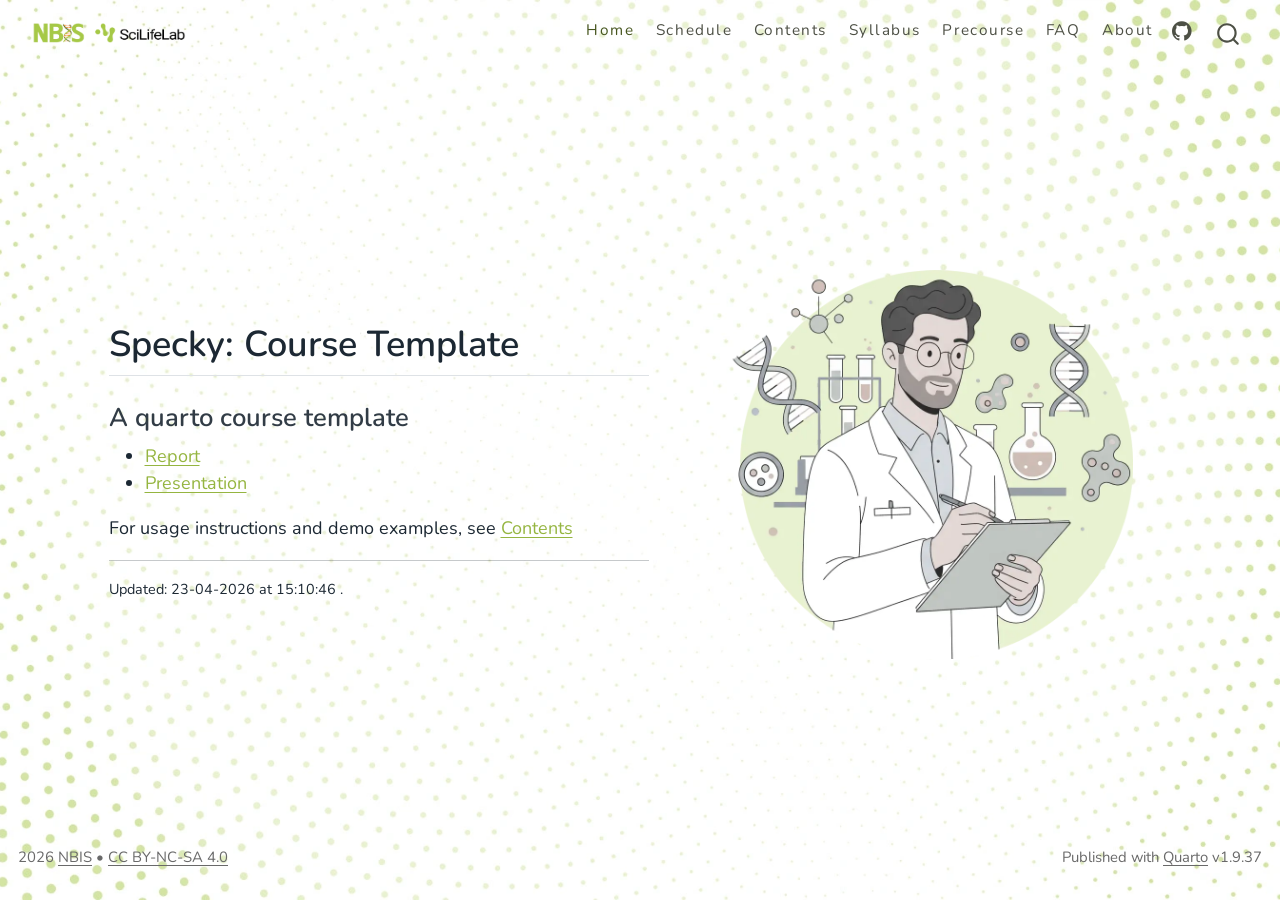
<file: index.html>
<!DOCTYPE html>
<html xmlns="http://www.w3.org/1999/xhtml" lang="en" xml:lang="en"><head>

<meta charset="utf-8">
<meta name="generator" content="quarto-1.9.37">

<meta name="viewport" content="width=device-width, initial-scale=1.0, user-scalable=yes">


<title>NBIS Workshop</title>
<style>
/* Default styles provided by pandoc.
** See https://pandoc.org/MANUAL.html#variables-for-html for config info.
*/
code{white-space: pre-wrap;}
span.smallcaps{font-variant: small-caps;}
div.columns{display: flex; gap: min(4vw, 1.5em);}
div.column{flex: auto; overflow-x: auto;}
div.hanging-indent{margin-left: 1.5em; text-indent: -1.5em;}
ul.task-list{list-style: none;}
ul.task-list li input[type="checkbox"] {
  width: 0.8em;
  margin: 0 0.8em 0.2em -1em; /* quarto-specific, see https://github.com/quarto-dev/quarto-cli/issues/4556 */ 
  vertical-align: middle;
}
</style>


<script src="site_libs/quarto-nav/quarto-nav.js"></script>
<script src="site_libs/quarto-nav/headroom.min.js"></script>
<script src="site_libs/clipboard/clipboard.min.js"></script>
<script src="site_libs/quarto-search/autocomplete.umd.js"></script>
<script src="site_libs/quarto-search/fuse.min.js"></script>
<script src="site_libs/quarto-search/quarto-search.js"></script>
<meta name="quarto:offset" content="./">
<link href="./assets/favicon.png" rel="icon" type="image/png">
<script src="site_libs/quarto-html/quarto.js" type="module"></script>
<script src="site_libs/quarto-html/tabsets/tabsets.js" type="module"></script>
<script src="site_libs/quarto-html/popper.min.js"></script>
<script src="site_libs/quarto-html/tippy.umd.min.js"></script>
<link href="site_libs/quarto-html/tippy.css" rel="stylesheet">
<link href="site_libs/quarto-html/quarto-syntax-highlighting-f192b606b6c103a7696b9e51301a379f.css" rel="stylesheet" id="quarto-text-highlighting-styles">
<script src="site_libs/bootstrap/bootstrap.min.js"></script>
<link href="site_libs/bootstrap/bootstrap-icons.css" rel="stylesheet">
<link href="site_libs/bootstrap/bootstrap-edb1ca5fbd2b4e4a9c50cb0d1a9f7868.min.css" rel="stylesheet" append-hash="true" id="quarto-bootstrap" data-mode="light">
<script id="quarto-search-options" type="application/json">{
  "location": "navbar",
  "copy-button": false,
  "collapse-after": 3,
  "panel-placement": "end",
  "type": "overlay",
  "limit": 50,
  "keyboard-shortcut": [
    "f",
    "/",
    "s"
  ],
  "show-item-context": false,
  "language": {
    "search-no-results-text": "No results",
    "search-matching-documents-text": "matching documents",
    "search-copy-link-title": "Copy link to search",
    "search-hide-matches-text": "Hide additional matches",
    "search-more-match-text": "more match in this document",
    "search-more-matches-text": "more matches in this document",
    "search-clear-button-title": "Clear",
    "search-text-placeholder": "",
    "search-detached-cancel-button-title": "Cancel",
    "search-submit-button-title": "Submit",
    "search-label": "Search"
  }
}</script>
<style>html{ scroll-behavior: smooth; }</style>
<link rel="preconnect" href="https://fonts.googleapis.com">
<link rel="preconnect" href="https://fonts.gstatic.com" crossorigin="">
<link href="https://fonts.googleapis.com/css2?family=Fira+Mono:wght@400;500;700&amp;family=Nunito:ital,wght@0,200..700;1,200..700&amp;display=swap" rel="stylesheet">
  


<link rel="stylesheet" href="assets/css/home.css">
<meta property="og:title" content="NBIS Workshop">
<meta property="og:description" content="A quarto website template for courses and workshops.">
<meta property="og:image" content="https://nbisweden.github.io/workshop-epigenomics-bulk-sc/assets/images/seo.webp">
</head>

<body class="nav-fixed quarto-light">

<div id="quarto-search-results"></div>
  <header id="quarto-header" class="headroom fixed-top">
    <nav class="navbar navbar-expand-lg " data-bs-theme="dark">
      <div class="navbar-container container-fluid">
      <div class="navbar-brand-container mx-auto">
    <a href="./index.html" class="navbar-brand navbar-brand-logo">
    <img src="./assets/logos/nbis-scilifelab.webp" alt="logo" class="navbar-logo light-content">
    <img src="./assets/logos/nbis-scilifelab.webp" alt="logo" class="navbar-logo dark-content">
    </a>
  </div>
            <div id="quarto-search" class="" title="Search"></div>
          <button class="navbar-toggler" type="button" data-bs-toggle="collapse" data-bs-target="#navbarCollapse" aria-controls="navbarCollapse" role="menu" aria-expanded="false" aria-label="Toggle navigation" onclick="if (window.quartoToggleHeadroom) { window.quartoToggleHeadroom(); }">
  <span class="navbar-toggler-icon"></span>
</button>
          <div class="collapse navbar-collapse" id="navbarCollapse">
            <ul class="navbar-nav navbar-nav-scroll ms-auto">
  <li class="nav-item">
    <a class="nav-link active" href="./index.html" aria-current="page"> 
<span class="menu-text">Home</span></a>
  </li>  
  <li class="nav-item">
    <a class="nav-link" href="./home_schedule.html"> 
<span class="menu-text">Schedule</span></a>
  </li>  
  <li class="nav-item">
    <a class="nav-link" href="./home_contents.html"> 
<span class="menu-text">Contents</span></a>
  </li>  
  <li class="nav-item">
    <a class="nav-link" href="./home_syllabus.html"> 
<span class="menu-text">Syllabus</span></a>
  </li>  
  <li class="nav-item">
    <a class="nav-link" href="./home_precourse.html"> 
<span class="menu-text">Precourse</span></a>
  </li>  
  <li class="nav-item">
    <a class="nav-link" href="./home_faq.html"> 
<span class="menu-text">FAQ</span></a>
  </li>  
  <li class="nav-item">
    <a class="nav-link" href="./home_about.html"> 
<span class="menu-text">About</span></a>
  </li>  
  <li class="nav-item compact">
    <a class="nav-link" href="https://github.com/NBISweden/workshop-epigenomics-bulk-sc/"> <i class="bi bi-github" role="img" aria-label="GitHub">
</i> 
<span class="menu-text"></span></a>
  </li>  
</ul>
          </div> <!-- /navcollapse -->
            <div class="quarto-navbar-tools">
</div>
      </div> <!-- /container-fluid -->
    </nav>
</header>
<!-- content -->
<div id="quarto-content" class="quarto-container page-columns page-rows-contents page-layout-full page-navbar">
<!-- sidebar -->
<!-- margin-sidebar -->
    
<!-- main -->
<main class="content column-page" id="quarto-document-content"><header id="title-block-header" class="quarto-title-block"></header>





<div class="home-container">
<div class="home-grid-parent">
<section id="specky-course-template" class="level2 home-grid-child-left">
<h2 data-anchor-id="specky-course-template"><span class="large">Specky: Course Template</span></h2>
<section id="a-quarto-course-template" class="level3">
<h3 data-anchor-id="a-quarto-course-template">A quarto course template</h3>
<ul>
<li><a href="reports/sample/index.html">Report</a></li>
<li><a href="slides/sample/index.html">Presentation</a></li>
</ul>
<p>For usage instructions and demo examples, see <a href="home_contents.html">Contents</a></p>
<hr>
<div class="small">
<p>Updated: 23-04-2026 at 15:10:46 .</p>
</div>
</section>
</section>
<div class="home-grid-child-right">
<p><img src="assets/images/hero.webp" class="nolightbox img-fluid"></p>
</div>
</div>
</div>



</main> <!-- /main -->
<script id="quarto-html-after-body" type="application/javascript">
  window.document.addEventListener("DOMContentLoaded", function (event) {
    const isCodeAnnotation = (el) => {
      for (const clz of el.classList) {
        if (clz.startsWith('code-annotation-')) {                     
          return true;
        }
      }
      return false;
    }
    const onCopySuccess = function(e) {
      // button target
      const button = e.trigger;
      // don't keep focus
      button.blur();
      // flash "checked"
      button.classList.add('code-copy-button-checked');
      var currentTitle = button.getAttribute("title");
      button.setAttribute("title", "Copied!");
      let tooltip;
      if (window.bootstrap) {
        button.setAttribute("data-bs-toggle", "tooltip");
        button.setAttribute("data-bs-placement", "left");
        button.setAttribute("data-bs-title", "Copied!");
        tooltip = new bootstrap.Tooltip(button, 
          { trigger: "manual", 
            customClass: "code-copy-button-tooltip",
            offset: [0, -8]});
        tooltip.show();    
      }
      setTimeout(function() {
        if (tooltip) {
          tooltip.hide();
          button.removeAttribute("data-bs-title");
          button.removeAttribute("data-bs-toggle");
          button.removeAttribute("data-bs-placement");
        }
        button.setAttribute("title", currentTitle);
        button.classList.remove('code-copy-button-checked');
      }, 1000);
      // clear code selection
      e.clearSelection();
    }
    const getTextToCopy = function(trigger) {
      const outerScaffold = trigger.parentElement.cloneNode(true);
      const codeEl = outerScaffold.querySelector('code');
      for (const childEl of codeEl.children) {
        if (isCodeAnnotation(childEl)) {
          childEl.remove();
        }
      }
      return codeEl.innerText;
    }
    const clipboard = new window.ClipboardJS('.code-copy-button:not([data-in-quarto-modal])', {
      text: getTextToCopy
    });
    clipboard.on('success', onCopySuccess);
    if (window.document.getElementById('quarto-embedded-source-code-modal')) {
      const clipboardModal = new window.ClipboardJS('.code-copy-button[data-in-quarto-modal]', {
        text: getTextToCopy,
        container: window.document.getElementById('quarto-embedded-source-code-modal')
      });
      clipboardModal.on('success', onCopySuccess);
    }
      var localhostRegex = new RegExp(/^(?:http|https):\/\/localhost\:?[0-9]*\//);
      var mailtoRegex = new RegExp(/^mailto:/);
        var filterRegex = new RegExp("https:\/\/nbisweden\.github\.io\/workshop-epigenomics-bulk-sc\/");
      var isInternal = (href) => {
          return filterRegex.test(href) || localhostRegex.test(href) || mailtoRegex.test(href);
      }
      // Inspect non-navigation links and adorn them if external
     var links = window.document.querySelectorAll('a[href]:not(.nav-link):not(.navbar-brand):not(.toc-action):not(.sidebar-link):not(.sidebar-item-toggle):not(.pagination-link):not(.no-external):not([aria-hidden]):not(.dropdown-item):not(.quarto-navigation-tool):not(.about-link)');
      for (var i=0; i<links.length; i++) {
        const link = links[i];
        if (!isInternal(link.href)) {
          // undo the damage that might have been done by quarto-nav.js in the case of
          // links that we want to consider external
          if (link.dataset.originalHref !== undefined) {
            link.href = link.dataset.originalHref;
          }
        }
      }
    function tippyHover(el, contentFn, onTriggerFn, onUntriggerFn) {
      const config = {
        allowHTML: true,
        maxWidth: 500,
        delay: 100,
        arrow: false,
        appendTo: function(el) {
            return el.parentElement;
        },
        interactive: true,
        interactiveBorder: 10,
        theme: 'quarto',
        placement: 'bottom-start',
      };
      if (contentFn) {
        config.content = contentFn;
      }
      if (onTriggerFn) {
        config.onTrigger = onTriggerFn;
      }
      if (onUntriggerFn) {
        config.onUntrigger = onUntriggerFn;
      }
      window.tippy(el, config); 
    }
    const noterefs = window.document.querySelectorAll('a[role="doc-noteref"]');
    for (var i=0; i<noterefs.length; i++) {
      const ref = noterefs[i];
      tippyHover(ref, function() {
        // use id or data attribute instead here
        let href = ref.getAttribute('data-footnote-href') || ref.getAttribute('href');
        try { href = new URL(href).hash; } catch {}
        const id = href.replace(/^#\/?/, "");
        const note = window.document.getElementById(id);
        if (note) {
          return note.innerHTML;
        } else {
          return "";
        }
      });
    }
    const xrefs = window.document.querySelectorAll('a.quarto-xref');
    const processXRef = (id, note) => {
      // Strip column container classes
      const stripColumnClz = (el) => {
        el.classList.remove("page-full", "page-columns");
        if (el.children) {
          for (const child of el.children) {
            stripColumnClz(child);
          }
        }
      }
      stripColumnClz(note)
      if (id === null || id.startsWith('sec-')) {
        // Special case sections, only their first couple elements
        const container = document.createElement("div");
        if (note.children && note.children.length > 2) {
          container.appendChild(note.children[0].cloneNode(true));
          for (let i = 1; i < note.children.length; i++) {
            const child = note.children[i];
            if (child.tagName === "P" && child.innerText === "") {
              continue;
            } else {
              container.appendChild(child.cloneNode(true));
              break;
            }
          }
          if (window.Quarto?.typesetMath) {
            window.Quarto.typesetMath(container);
          }
          return container.innerHTML
        } else {
          if (window.Quarto?.typesetMath) {
            window.Quarto.typesetMath(note);
          }
          return note.innerHTML;
        }
      } else {
        // Remove any anchor links if they are present
        const anchorLink = note.querySelector('a.anchorjs-link');
        if (anchorLink) {
          anchorLink.remove();
        }
        if (window.Quarto?.typesetMath) {
          window.Quarto.typesetMath(note);
        }
        if (note.classList.contains("callout")) {
          return note.outerHTML;
        } else {
          return note.innerHTML;
        }
      }
    }
    for (var i=0; i<xrefs.length; i++) {
      const xref = xrefs[i];
      tippyHover(xref, undefined, function(instance) {
        instance.disable();
        let url = xref.getAttribute('href');
        let hash = undefined; 
        if (url.startsWith('#')) {
          hash = url;
        } else {
          try { hash = new URL(url).hash; } catch {}
        }
        if (hash) {
          const id = hash.replace(/^#\/?/, "");
          const note = window.document.getElementById(id);
          if (note !== null) {
            try {
              const html = processXRef(id, note.cloneNode(true));
              instance.setContent(html);
            } finally {
              instance.enable();
              instance.show();
            }
          } else {
            // See if we can fetch this
            fetch(url.split('#')[0])
            .then(res => res.text())
            .then(html => {
              const parser = new DOMParser();
              const htmlDoc = parser.parseFromString(html, "text/html");
              const note = htmlDoc.getElementById(id);
              if (note !== null) {
                const html = processXRef(id, note);
                instance.setContent(html);
              } 
            }).finally(() => {
              instance.enable();
              instance.show();
            });
          }
        } else {
          // See if we can fetch a full url (with no hash to target)
          // This is a special case and we should probably do some content thinning / targeting
          fetch(url)
          .then(res => res.text())
          .then(html => {
            const parser = new DOMParser();
            const htmlDoc = parser.parseFromString(html, "text/html");
            const note = htmlDoc.querySelector('main.content');
            if (note !== null) {
              // This should only happen for chapter cross references
              // (since there is no id in the URL)
              // remove the first header
              if (note.children.length > 0 && note.children[0].tagName === "HEADER") {
                note.children[0].remove();
              }
              const html = processXRef(null, note);
              instance.setContent(html);
            } 
          }).finally(() => {
            instance.enable();
            instance.show();
          });
        }
      }, function(instance) {
      });
    }
        let selectedAnnoteEl;
        const selectorForAnnotation = ( cell, annotation) => {
          let cellAttr = 'data-code-cell="' + cell + '"';
          let lineAttr = 'data-code-annotation="' +  annotation + '"';
          const selector = 'span[' + cellAttr + '][' + lineAttr + ']';
          return selector;
        }
        const selectCodeLines = (annoteEl) => {
          const doc = window.document;
          const targetCell = annoteEl.getAttribute("data-target-cell");
          const targetAnnotation = annoteEl.getAttribute("data-target-annotation");
          const annoteSpan = window.document.querySelector(selectorForAnnotation(targetCell, targetAnnotation));
          const lines = annoteSpan.getAttribute("data-code-lines").split(",");
          const lineIds = lines.map((line) => {
            return targetCell + "-" + line;
          })
          let top = null;
          let height = null;
          let parent = null;
          if (lineIds.length > 0) {
              //compute the position of the single el (top and bottom and make a div)
              const el = window.document.getElementById(lineIds[0]);
              top = el.offsetTop;
              height = el.offsetHeight;
              parent = el.parentElement.parentElement;
            if (lineIds.length > 1) {
              const lastEl = window.document.getElementById(lineIds[lineIds.length - 1]);
              const bottom = lastEl.offsetTop + lastEl.offsetHeight;
              height = bottom - top;
            }
            if (top !== null && height !== null && parent !== null) {
              // cook up a div (if necessary) and position it 
              let div = window.document.getElementById("code-annotation-line-highlight");
              if (div === null) {
                div = window.document.createElement("div");
                div.setAttribute("id", "code-annotation-line-highlight");
                div.style.position = 'absolute';
                parent.appendChild(div);
              }
              div.style.top = top - 2 + "px";
              div.style.height = height + 4 + "px";
              div.style.left = 0;
              let gutterDiv = window.document.getElementById("code-annotation-line-highlight-gutter");
              if (gutterDiv === null) {
                gutterDiv = window.document.createElement("div");
                gutterDiv.setAttribute("id", "code-annotation-line-highlight-gutter");
                gutterDiv.style.position = 'absolute';
                const codeCell = window.document.getElementById(targetCell);
                const gutter = codeCell.querySelector('.code-annotation-gutter');
                gutter.appendChild(gutterDiv);
              }
              gutterDiv.style.top = top - 2 + "px";
              gutterDiv.style.height = height + 4 + "px";
            }
            selectedAnnoteEl = annoteEl;
          }
        };
        const unselectCodeLines = () => {
          const elementsIds = ["code-annotation-line-highlight", "code-annotation-line-highlight-gutter"];
          elementsIds.forEach((elId) => {
            const div = window.document.getElementById(elId);
            if (div) {
              div.remove();
            }
          });
          selectedAnnoteEl = undefined;
        };
          // Handle positioning of the toggle
      window.addEventListener(
        "resize",
        throttle(() => {
          elRect = undefined;
          if (selectedAnnoteEl) {
            selectCodeLines(selectedAnnoteEl);
          }
        }, 10)
      );
      function throttle(fn, ms) {
      let throttle = false;
      let timer;
        return (...args) => {
          if(!throttle) { // first call gets through
              fn.apply(this, args);
              throttle = true;
          } else { // all the others get throttled
              if(timer) clearTimeout(timer); // cancel #2
              timer = setTimeout(() => {
                fn.apply(this, args);
                timer = throttle = false;
              }, ms);
          }
        };
      }
        // Attach click handler to the DT
        const annoteDls = window.document.querySelectorAll('dt[data-target-cell]');
        for (const annoteDlNode of annoteDls) {
          annoteDlNode.addEventListener('click', (event) => {
            const clickedEl = event.target;
            if (clickedEl !== selectedAnnoteEl) {
              unselectCodeLines();
              const activeEl = window.document.querySelector('dt[data-target-cell].code-annotation-active');
              if (activeEl) {
                activeEl.classList.remove('code-annotation-active');
              }
              selectCodeLines(clickedEl);
              clickedEl.classList.add('code-annotation-active');
            } else {
              // Unselect the line
              unselectCodeLines();
              clickedEl.classList.remove('code-annotation-active');
            }
          });
        }
    const findCites = (el) => {
      const parentEl = el.parentElement;
      if (parentEl) {
        const cites = parentEl.dataset.cites;
        if (cites) {
          return {
            el,
            cites: cites.split(' ')
          };
        } else {
          return findCites(el.parentElement)
        }
      } else {
        return undefined;
      }
    };
    var bibliorefs = window.document.querySelectorAll('a[role="doc-biblioref"]');
    for (var i=0; i<bibliorefs.length; i++) {
      const ref = bibliorefs[i];
      const citeInfo = findCites(ref);
      if (citeInfo) {
        tippyHover(citeInfo.el, function() {
          var popup = window.document.createElement('div');
          citeInfo.cites.forEach(function(cite) {
            var citeDiv = window.document.createElement('div');
            citeDiv.classList.add('hanging-indent');
            citeDiv.classList.add('csl-entry');
            var biblioDiv = window.document.getElementById('ref-' + cite);
            if (biblioDiv) {
              citeDiv.innerHTML = biblioDiv.innerHTML;
            }
            popup.appendChild(citeDiv);
          });
          return popup.innerHTML;
        });
      }
    }
  });
  </script>
</div> <!-- /content -->
<footer class="footer">
  <div class="nav-footer">
    <div class="nav-footer-left">
<p>2026 <a href="https://nbis.se">NBIS</a> • <a href="https://creativecommons.org/licenses/by-nc-sa/4.0/">CC BY-NC-SA 4.0</a></p>
</div>   
    <div class="nav-footer-center">
      &nbsp;
    </div>
    <div class="nav-footer-right">
<p>Published with <a href="https://quarto.org/">Quarto</a> v1.9.37</p>
</div>
  </div>
</footer>




<script src="site_libs/quarto-html/zenscroll-min.js"></script>
</body></html>
</file>
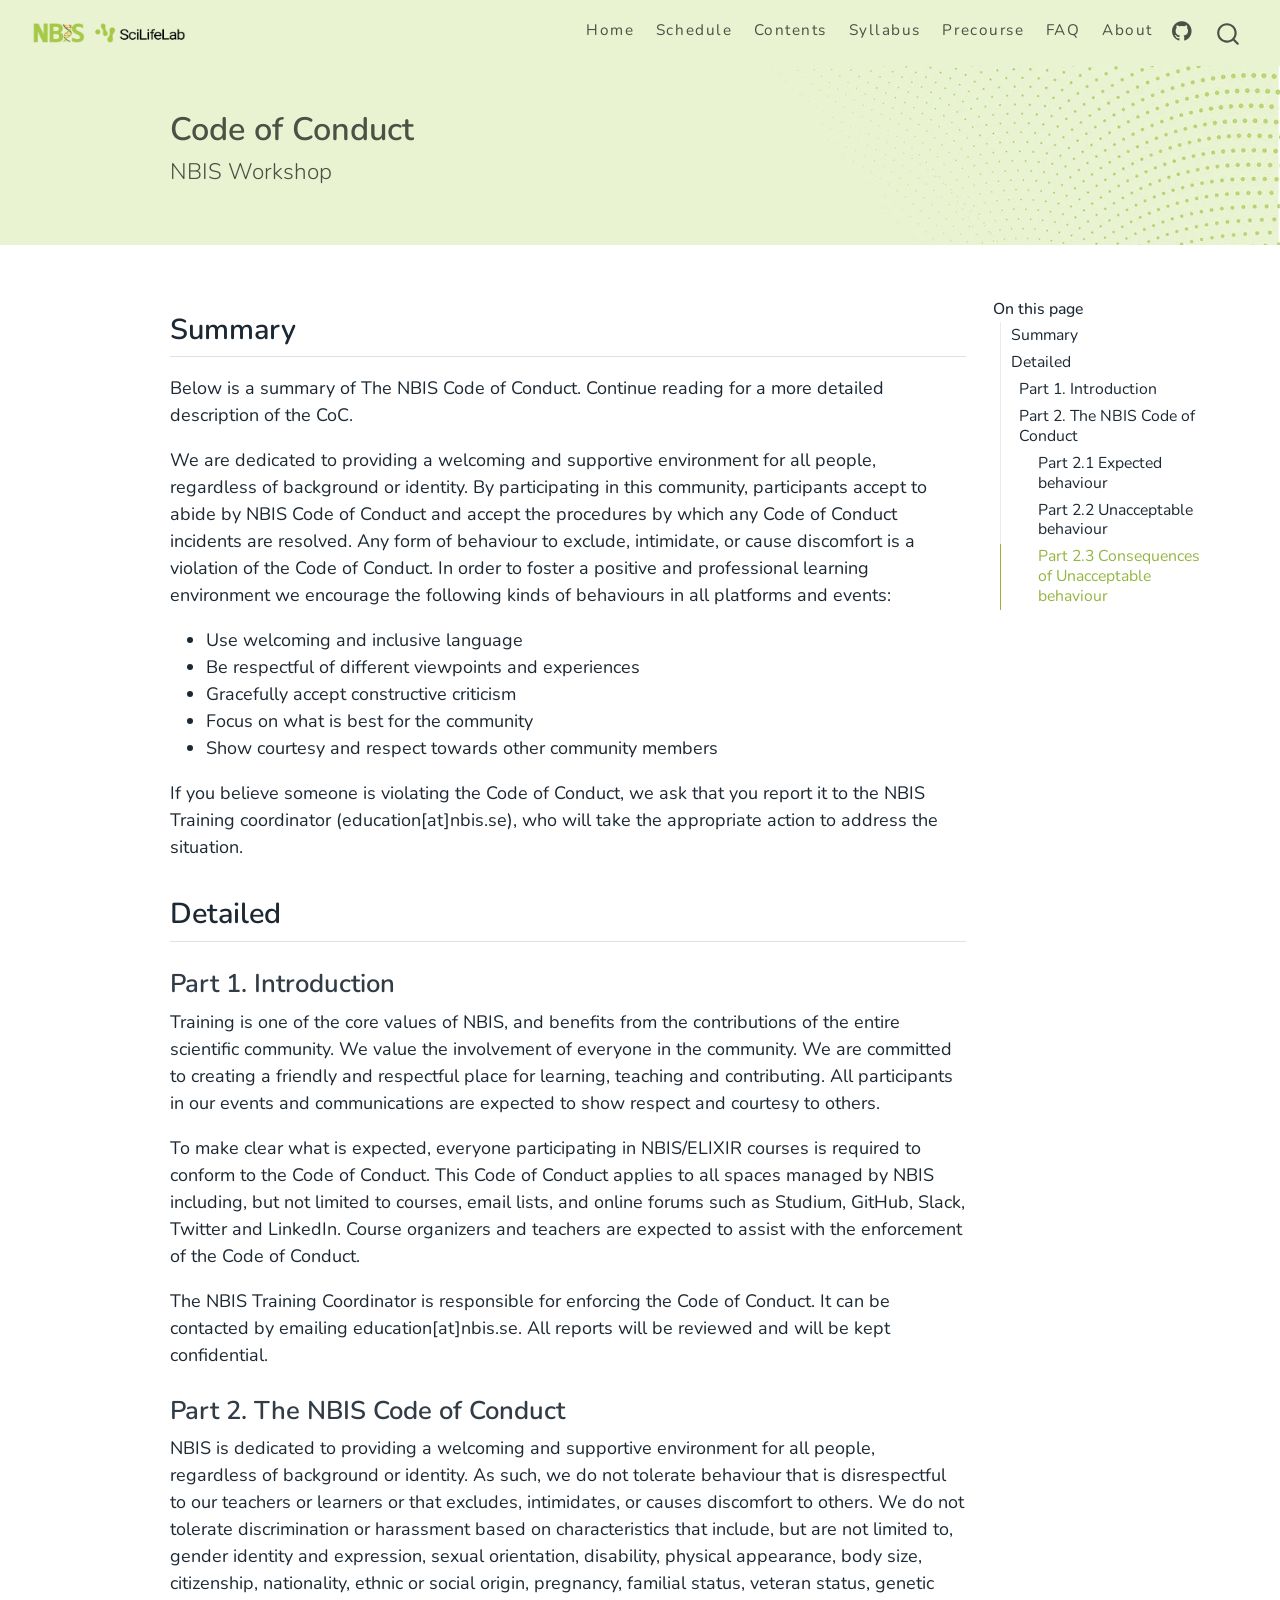
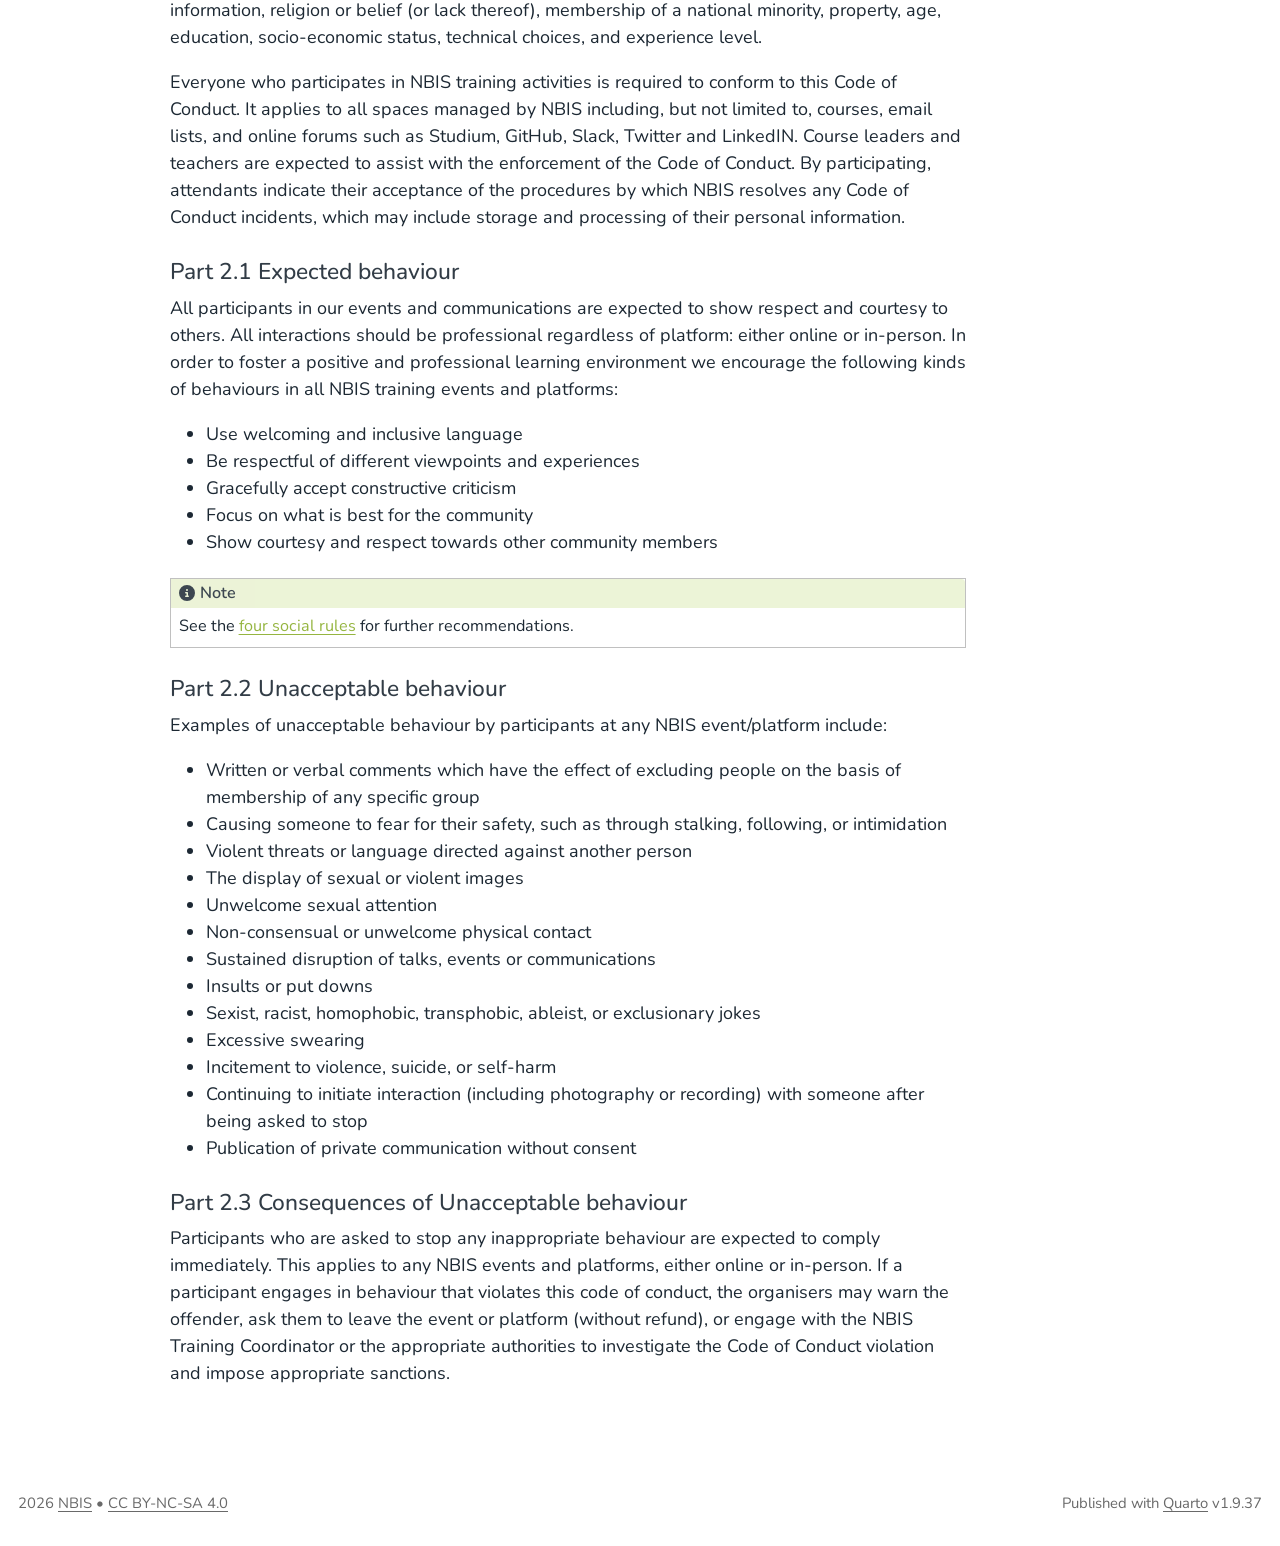
<file: home_coc.html>
<!DOCTYPE html>
<html xmlns="http://www.w3.org/1999/xhtml" lang="en" xml:lang="en"><head>

<meta charset="utf-8">
<meta name="generator" content="quarto-1.9.37">

<meta name="viewport" content="width=device-width, initial-scale=1.0, user-scalable=yes">


<title>Code of Conduct</title>
<style>
/* Default styles provided by pandoc.
** See https://pandoc.org/MANUAL.html#variables-for-html for config info.
*/
code{white-space: pre-wrap;}
span.smallcaps{font-variant: small-caps;}
div.columns{display: flex; gap: min(4vw, 1.5em);}
div.column{flex: auto; overflow-x: auto;}
div.hanging-indent{margin-left: 1.5em; text-indent: -1.5em;}
ul.task-list{list-style: none;}
ul.task-list li input[type="checkbox"] {
  width: 0.8em;
  margin: 0 0.8em 0.2em -1em; /* quarto-specific, see https://github.com/quarto-dev/quarto-cli/issues/4556 */ 
  vertical-align: middle;
}
</style>


<script src="site_libs/quarto-nav/quarto-nav.js"></script>
<script src="site_libs/quarto-nav/headroom.min.js"></script>
<script src="site_libs/clipboard/clipboard.min.js"></script>
<script src="site_libs/quarto-search/autocomplete.umd.js"></script>
<script src="site_libs/quarto-search/fuse.min.js"></script>
<script src="site_libs/quarto-search/quarto-search.js"></script>
<meta name="quarto:offset" content="./">
<link href="./assets/favicon.png" rel="icon" type="image/png">
<script src="site_libs/quarto-html/quarto.js" type="module"></script>
<script src="site_libs/quarto-html/tabsets/tabsets.js" type="module"></script>
<script src="site_libs/quarto-html/popper.min.js"></script>
<script src="site_libs/quarto-html/tippy.umd.min.js"></script>
<script src="site_libs/quarto-html/anchor.min.js"></script>
<link href="site_libs/quarto-html/tippy.css" rel="stylesheet">
<link href="site_libs/quarto-html/quarto-syntax-highlighting-f192b606b6c103a7696b9e51301a379f.css" rel="stylesheet" id="quarto-text-highlighting-styles">
<script src="site_libs/bootstrap/bootstrap.min.js"></script>
<link href="site_libs/bootstrap/bootstrap-icons.css" rel="stylesheet">
<link href="site_libs/bootstrap/bootstrap-edb1ca5fbd2b4e4a9c50cb0d1a9f7868.min.css" rel="stylesheet" append-hash="true" id="quarto-bootstrap" data-mode="light">
<script id="quarto-search-options" type="application/json">{
  "location": "navbar",
  "copy-button": false,
  "collapse-after": 3,
  "panel-placement": "end",
  "type": "overlay",
  "limit": 50,
  "keyboard-shortcut": [
    "f",
    "/",
    "s"
  ],
  "show-item-context": false,
  "language": {
    "search-no-results-text": "No results",
    "search-matching-documents-text": "matching documents",
    "search-copy-link-title": "Copy link to search",
    "search-hide-matches-text": "Hide additional matches",
    "search-more-match-text": "more match in this document",
    "search-more-matches-text": "more matches in this document",
    "search-clear-button-title": "Clear",
    "search-text-placeholder": "",
    "search-detached-cancel-button-title": "Cancel",
    "search-submit-button-title": "Submit",
    "search-label": "Search"
  }
}</script>
<style>html{ scroll-behavior: smooth; }</style>
<style>

      .quarto-title-block .quarto-title-banner {
        background-image: url(assets/images/banner.webp);
background-size: cover;
      }
</style>
<link rel="preconnect" href="https://fonts.googleapis.com">
<link rel="preconnect" href="https://fonts.gstatic.com" crossorigin="">
<link href="https://fonts.googleapis.com/css2?family=Fira+Mono:wght@400;500;700&amp;family=Nunito:ital,wght@0,200..700;1,200..700&amp;display=swap" rel="stylesheet">
  


<meta property="og:title" content="Code of Conduct">
<meta property="og:description" content="NBIS Workshop">
<meta property="og:image" content="https://nbisweden.github.io/workshop-epigenomics-bulk-sc/assets/images/featured.webp">
</head>

<body class="nav-fixed quarto-light">

<div id="quarto-search-results"></div>
  <header id="quarto-header" class="headroom fixed-top quarto-banner">
    <nav class="navbar navbar-expand-lg " data-bs-theme="dark">
      <div class="navbar-container container-fluid">
      <div class="navbar-brand-container mx-auto">
    <a href="./index.html" class="navbar-brand navbar-brand-logo">
    <img src="./assets/logos/nbis-scilifelab.webp" alt="logo" class="navbar-logo light-content">
    <img src="./assets/logos/nbis-scilifelab.webp" alt="logo" class="navbar-logo dark-content">
    </a>
  </div>
            <div id="quarto-search" class="" title="Search"></div>
          <button class="navbar-toggler" type="button" data-bs-toggle="collapse" data-bs-target="#navbarCollapse" aria-controls="navbarCollapse" role="menu" aria-expanded="false" aria-label="Toggle navigation" onclick="if (window.quartoToggleHeadroom) { window.quartoToggleHeadroom(); }">
  <span class="navbar-toggler-icon"></span>
</button>
          <div class="collapse navbar-collapse" id="navbarCollapse">
            <ul class="navbar-nav navbar-nav-scroll ms-auto">
  <li class="nav-item">
    <a class="nav-link" href="./index.html"> 
<span class="menu-text">Home</span></a>
  </li>  
  <li class="nav-item">
    <a class="nav-link" href="./home_schedule.html"> 
<span class="menu-text">Schedule</span></a>
  </li>  
  <li class="nav-item">
    <a class="nav-link" href="./home_contents.html"> 
<span class="menu-text">Contents</span></a>
  </li>  
  <li class="nav-item">
    <a class="nav-link" href="./home_syllabus.html"> 
<span class="menu-text">Syllabus</span></a>
  </li>  
  <li class="nav-item">
    <a class="nav-link" href="./home_precourse.html"> 
<span class="menu-text">Precourse</span></a>
  </li>  
  <li class="nav-item">
    <a class="nav-link" href="./home_faq.html"> 
<span class="menu-text">FAQ</span></a>
  </li>  
  <li class="nav-item">
    <a class="nav-link" href="./home_about.html"> 
<span class="menu-text">About</span></a>
  </li>  
  <li class="nav-item compact">
    <a class="nav-link" href="https://github.com/NBISweden/workshop-epigenomics-bulk-sc/"> <i class="bi bi-github" role="img" aria-label="GitHub">
</i> 
<span class="menu-text"></span></a>
  </li>  
</ul>
          </div> <!-- /navcollapse -->
            <div class="quarto-navbar-tools">
</div>
      </div> <!-- /container-fluid -->
    </nav>
</header>
<!-- content -->
<header id="title-block-header" class="quarto-title-block default page-columns page-full">
  <div class="quarto-title-banner page-columns page-full">
    <div class="quarto-title column-body">
      <h1 class="title">Code of Conduct</h1>
            <p class="subtitle lead">NBIS Workshop</p>
                      </div>
  </div>
    
  
  <div class="quarto-title-meta">

      
    
      
    </div>
    
  
  </header><div id="quarto-content" class="quarto-container page-columns page-rows-contents page-layout-article page-navbar">
<!-- sidebar -->
<!-- margin-sidebar -->
    <div id="quarto-margin-sidebar" class="sidebar margin-sidebar">
        <nav id="TOC" role="doc-toc" class="toc-active">
    <h2 id="toc-title">On this page</h2>
   
  <ul>
  <li><a href="#summary" id="toc-summary" class="nav-link active" data-scroll-target="#summary">Summary</a></li>
  <li><a href="#detailed" id="toc-detailed" class="nav-link" data-scroll-target="#detailed">Detailed</a>
  <ul>
  <li><a href="#part-1.-introduction" id="toc-part-1.-introduction" class="nav-link" data-scroll-target="#part-1.-introduction">Part 1. Introduction</a></li>
  <li><a href="#part-2.-the-nbis-code-of-conduct" id="toc-part-2.-the-nbis-code-of-conduct" class="nav-link" data-scroll-target="#part-2.-the-nbis-code-of-conduct">Part 2. The NBIS Code of Conduct</a>
  <ul class="collapse">
  <li><a href="#part-2.1-expected-behaviour" id="toc-part-2.1-expected-behaviour" class="nav-link" data-scroll-target="#part-2.1-expected-behaviour">Part 2.1 Expected behaviour</a></li>
  <li><a href="#part-2.2-unacceptable-behaviour" id="toc-part-2.2-unacceptable-behaviour" class="nav-link" data-scroll-target="#part-2.2-unacceptable-behaviour">Part 2.2 Unacceptable behaviour</a></li>
  <li><a href="#part-2.3-consequences-of-unacceptable-behaviour" id="toc-part-2.3-consequences-of-unacceptable-behaviour" class="nav-link" data-scroll-target="#part-2.3-consequences-of-unacceptable-behaviour">Part 2.3 Consequences of Unacceptable behaviour</a></li>
  </ul></li>
  </ul></li>
  </ul>
</nav>
    </div>
<!-- main -->
<main class="content quarto-banner-title-block" id="quarto-document-content">






<section id="summary" class="level2">
<h2 class="anchored" data-anchor-id="summary">Summary</h2>
<p>Below is a summary of The NBIS Code of Conduct. Continue reading for a more detailed description of the CoC.</p>
<p>We are dedicated to providing a welcoming and supportive environment for all people, regardless of background or identity. By participating in this community, participants accept to abide by NBIS Code of Conduct and accept the procedures by which any Code of Conduct incidents are resolved. Any form of behaviour to exclude, intimidate, or cause discomfort is a violation of the Code of Conduct. In order to foster a positive and professional learning environment we encourage the following kinds of behaviours in all platforms and events:</p>
<ul>
<li>Use welcoming and inclusive language</li>
<li>Be respectful of different viewpoints and experiences</li>
<li>Gracefully accept constructive criticism</li>
<li>Focus on what is best for the community</li>
<li>Show courtesy and respect towards other community members</li>
</ul>
<p>If you believe someone is violating the Code of Conduct, we ask that you report it to the NBIS Training coordinator (education[at]nbis.se), who will take the appropriate action to address the situation.</p>
</section>
<section id="detailed" class="level2">
<h2 class="anchored" data-anchor-id="detailed">Detailed</h2>
<section id="part-1.-introduction" class="level3">
<h3 class="anchored" data-anchor-id="part-1.-introduction">Part 1. Introduction</h3>
<p>Training is one of the core values of NBIS, and benefits from the contributions of the entire scientific community. We value the involvement of everyone in the community. We are committed to creating a friendly and respectful place for learning, teaching and contributing. All participants in our events and communications are expected to show respect and courtesy to others.</p>
<p>To make clear what is expected, everyone participating in NBIS/ELIXIR courses is required to conform to the Code of Conduct. This Code of Conduct applies to all spaces managed by NBIS including, but not limited to courses, email lists, and online forums such as Studium, GitHub, Slack, Twitter and LinkedIn. Course organizers and teachers are expected to assist with the enforcement of the Code of Conduct.</p>
<p>The NBIS Training Coordinator is responsible for enforcing the Code of Conduct. It can be contacted by emailing education[at]nbis.se. All reports will be reviewed and will be kept confidential.</p>
</section>
<section id="part-2.-the-nbis-code-of-conduct" class="level3">
<h3 class="anchored" data-anchor-id="part-2.-the-nbis-code-of-conduct">Part 2. The NBIS Code of Conduct</h3>
<p>NBIS is dedicated to providing a welcoming and supportive environment for all people, regardless of background or identity. As such, we do not tolerate behaviour that is disrespectful to our teachers or learners or that excludes, intimidates, or causes discomfort to others. We do not tolerate discrimination or harassment based on characteristics that include, but are not limited to, gender identity and expression, sexual orientation, disability, physical appearance, body size, citizenship, nationality, ethnic or social origin, pregnancy, familial status, veteran status, genetic information, religion or belief (or lack thereof), membership of a national minority, property, age, education, socio-economic status, technical choices, and experience level.</p>
<p>Everyone who participates in NBIS training activities is required to conform to this Code of Conduct. It applies to all spaces managed by NBIS including, but not limited to, courses, email lists, and online forums such as Studium, GitHub, Slack, Twitter and LinkedIN. Course leaders and teachers are expected to assist with the enforcement of the Code of Conduct. By participating, attendants indicate their acceptance of the procedures by which NBIS resolves any Code of Conduct incidents, which may include storage and processing of their personal information.</p>
<section id="part-2.1-expected-behaviour" class="level4">
<h4 class="anchored" data-anchor-id="part-2.1-expected-behaviour">Part 2.1 Expected behaviour</h4>
<p>All participants in our events and communications are expected to show respect and courtesy to others. All interactions should be professional regardless of platform: either online or in-person. In order to foster a positive and professional learning environment we encourage the following kinds of behaviours in all NBIS training events and platforms:</p>
<ul>
<li>Use welcoming and inclusive language</li>
<li>Be respectful of different viewpoints and experiences</li>
<li>Gracefully accept constructive criticism</li>
<li>Focus on what is best for the community</li>
<li>Show courtesy and respect towards other community members</li>
</ul>
<div class="callout callout-style-default callout-note callout-titled">
<div class="callout-header d-flex align-content-center">
<div class="callout-icon-container">
<i class="callout-icon"></i>
</div>
<div class="callout-title-container flex-fill">
Note
</div>
</div>
<div class="callout-body-container callout-body">
<p>See the <a href="https://www.recurse.com/manual#sub-sec-social-rules">four social rules</a> for further recommendations.</p>
</div>
</div>
</section>
<section id="part-2.2-unacceptable-behaviour" class="level4">
<h4 class="anchored" data-anchor-id="part-2.2-unacceptable-behaviour">Part 2.2 Unacceptable behaviour</h4>
<p>Examples of unacceptable behaviour by participants at any NBIS event/platform include:</p>
<ul>
<li>Written or verbal comments which have the effect of excluding people on the basis of membership of any specific group</li>
<li>Causing someone to fear for their safety, such as through stalking, following, or intimidation</li>
<li>Violent threats or language directed against another person</li>
<li>The display of sexual or violent images</li>
<li>Unwelcome sexual attention</li>
<li>Non-consensual or unwelcome physical contact</li>
<li>Sustained disruption of talks, events or communications</li>
<li>Insults or put downs</li>
<li>Sexist, racist, homophobic, transphobic, ableist, or exclusionary jokes</li>
<li>Excessive swearing</li>
<li>Incitement to violence, suicide, or self-harm</li>
<li>Continuing to initiate interaction (including photography or recording) with someone after being asked to stop</li>
<li>Publication of private communication without consent</li>
</ul>
</section>
<section id="part-2.3-consequences-of-unacceptable-behaviour" class="level4">
<h4 class="anchored" data-anchor-id="part-2.3-consequences-of-unacceptable-behaviour">Part 2.3 Consequences of Unacceptable behaviour</h4>
<p>Participants who are asked to stop any inappropriate behaviour are expected to comply immediately. This applies to any NBIS events and platforms, either online or in-person. If a participant engages in behaviour that violates this code of conduct, the organisers may warn the offender, ask them to leave the event or platform (without refund), or engage with the NBIS Training Coordinator or the appropriate authorities to investigate the Code of Conduct violation and impose appropriate sanctions.</p>


</section>
</section>
</section>

</main> <!-- /main -->
<script id="quarto-html-after-body" type="application/javascript">
  window.document.addEventListener("DOMContentLoaded", function (event) {
    const icon = "";
    const anchorJS = new window.AnchorJS();
    anchorJS.options = {
      placement: 'right',
      icon: icon
    };
    anchorJS.add('.anchored');
    const isCodeAnnotation = (el) => {
      for (const clz of el.classList) {
        if (clz.startsWith('code-annotation-')) {                     
          return true;
        }
      }
      return false;
    }
    const onCopySuccess = function(e) {
      // button target
      const button = e.trigger;
      // don't keep focus
      button.blur();
      // flash "checked"
      button.classList.add('code-copy-button-checked');
      var currentTitle = button.getAttribute("title");
      button.setAttribute("title", "Copied!");
      let tooltip;
      if (window.bootstrap) {
        button.setAttribute("data-bs-toggle", "tooltip");
        button.setAttribute("data-bs-placement", "left");
        button.setAttribute("data-bs-title", "Copied!");
        tooltip = new bootstrap.Tooltip(button, 
          { trigger: "manual", 
            customClass: "code-copy-button-tooltip",
            offset: [0, -8]});
        tooltip.show();    
      }
      setTimeout(function() {
        if (tooltip) {
          tooltip.hide();
          button.removeAttribute("data-bs-title");
          button.removeAttribute("data-bs-toggle");
          button.removeAttribute("data-bs-placement");
        }
        button.setAttribute("title", currentTitle);
        button.classList.remove('code-copy-button-checked');
      }, 1000);
      // clear code selection
      e.clearSelection();
    }
    const getTextToCopy = function(trigger) {
      const outerScaffold = trigger.parentElement.cloneNode(true);
      const codeEl = outerScaffold.querySelector('code');
      for (const childEl of codeEl.children) {
        if (isCodeAnnotation(childEl)) {
          childEl.remove();
        }
      }
      return codeEl.innerText;
    }
    const clipboard = new window.ClipboardJS('.code-copy-button:not([data-in-quarto-modal])', {
      text: getTextToCopy
    });
    clipboard.on('success', onCopySuccess);
    if (window.document.getElementById('quarto-embedded-source-code-modal')) {
      const clipboardModal = new window.ClipboardJS('.code-copy-button[data-in-quarto-modal]', {
        text: getTextToCopy,
        container: window.document.getElementById('quarto-embedded-source-code-modal')
      });
      clipboardModal.on('success', onCopySuccess);
    }
      var localhostRegex = new RegExp(/^(?:http|https):\/\/localhost\:?[0-9]*\//);
      var mailtoRegex = new RegExp(/^mailto:/);
        var filterRegex = new RegExp("https:\/\/nbisweden\.github\.io\/workshop-epigenomics-bulk-sc\/");
      var isInternal = (href) => {
          return filterRegex.test(href) || localhostRegex.test(href) || mailtoRegex.test(href);
      }
      // Inspect non-navigation links and adorn them if external
     var links = window.document.querySelectorAll('a[href]:not(.nav-link):not(.navbar-brand):not(.toc-action):not(.sidebar-link):not(.sidebar-item-toggle):not(.pagination-link):not(.no-external):not([aria-hidden]):not(.dropdown-item):not(.quarto-navigation-tool):not(.about-link)');
      for (var i=0; i<links.length; i++) {
        const link = links[i];
        if (!isInternal(link.href)) {
          // undo the damage that might have been done by quarto-nav.js in the case of
          // links that we want to consider external
          if (link.dataset.originalHref !== undefined) {
            link.href = link.dataset.originalHref;
          }
        }
      }
    function tippyHover(el, contentFn, onTriggerFn, onUntriggerFn) {
      const config = {
        allowHTML: true,
        maxWidth: 500,
        delay: 100,
        arrow: false,
        appendTo: function(el) {
            return el.parentElement;
        },
        interactive: true,
        interactiveBorder: 10,
        theme: 'quarto',
        placement: 'bottom-start',
      };
      if (contentFn) {
        config.content = contentFn;
      }
      if (onTriggerFn) {
        config.onTrigger = onTriggerFn;
      }
      if (onUntriggerFn) {
        config.onUntrigger = onUntriggerFn;
      }
      window.tippy(el, config); 
    }
    const noterefs = window.document.querySelectorAll('a[role="doc-noteref"]');
    for (var i=0; i<noterefs.length; i++) {
      const ref = noterefs[i];
      tippyHover(ref, function() {
        // use id or data attribute instead here
        let href = ref.getAttribute('data-footnote-href') || ref.getAttribute('href');
        try { href = new URL(href).hash; } catch {}
        const id = href.replace(/^#\/?/, "");
        const note = window.document.getElementById(id);
        if (note) {
          return note.innerHTML;
        } else {
          return "";
        }
      });
    }
    const xrefs = window.document.querySelectorAll('a.quarto-xref');
    const processXRef = (id, note) => {
      // Strip column container classes
      const stripColumnClz = (el) => {
        el.classList.remove("page-full", "page-columns");
        if (el.children) {
          for (const child of el.children) {
            stripColumnClz(child);
          }
        }
      }
      stripColumnClz(note)
      if (id === null || id.startsWith('sec-')) {
        // Special case sections, only their first couple elements
        const container = document.createElement("div");
        if (note.children && note.children.length > 2) {
          container.appendChild(note.children[0].cloneNode(true));
          for (let i = 1; i < note.children.length; i++) {
            const child = note.children[i];
            if (child.tagName === "P" && child.innerText === "") {
              continue;
            } else {
              container.appendChild(child.cloneNode(true));
              break;
            }
          }
          if (window.Quarto?.typesetMath) {
            window.Quarto.typesetMath(container);
          }
          return container.innerHTML
        } else {
          if (window.Quarto?.typesetMath) {
            window.Quarto.typesetMath(note);
          }
          return note.innerHTML;
        }
      } else {
        // Remove any anchor links if they are present
        const anchorLink = note.querySelector('a.anchorjs-link');
        if (anchorLink) {
          anchorLink.remove();
        }
        if (window.Quarto?.typesetMath) {
          window.Quarto.typesetMath(note);
        }
        if (note.classList.contains("callout")) {
          return note.outerHTML;
        } else {
          return note.innerHTML;
        }
      }
    }
    for (var i=0; i<xrefs.length; i++) {
      const xref = xrefs[i];
      tippyHover(xref, undefined, function(instance) {
        instance.disable();
        let url = xref.getAttribute('href');
        let hash = undefined; 
        if (url.startsWith('#')) {
          hash = url;
        } else {
          try { hash = new URL(url).hash; } catch {}
        }
        if (hash) {
          const id = hash.replace(/^#\/?/, "");
          const note = window.document.getElementById(id);
          if (note !== null) {
            try {
              const html = processXRef(id, note.cloneNode(true));
              instance.setContent(html);
            } finally {
              instance.enable();
              instance.show();
            }
          } else {
            // See if we can fetch this
            fetch(url.split('#')[0])
            .then(res => res.text())
            .then(html => {
              const parser = new DOMParser();
              const htmlDoc = parser.parseFromString(html, "text/html");
              const note = htmlDoc.getElementById(id);
              if (note !== null) {
                const html = processXRef(id, note);
                instance.setContent(html);
              } 
            }).finally(() => {
              instance.enable();
              instance.show();
            });
          }
        } else {
          // See if we can fetch a full url (with no hash to target)
          // This is a special case and we should probably do some content thinning / targeting
          fetch(url)
          .then(res => res.text())
          .then(html => {
            const parser = new DOMParser();
            const htmlDoc = parser.parseFromString(html, "text/html");
            const note = htmlDoc.querySelector('main.content');
            if (note !== null) {
              // This should only happen for chapter cross references
              // (since there is no id in the URL)
              // remove the first header
              if (note.children.length > 0 && note.children[0].tagName === "HEADER") {
                note.children[0].remove();
              }
              const html = processXRef(null, note);
              instance.setContent(html);
            } 
          }).finally(() => {
            instance.enable();
            instance.show();
          });
        }
      }, function(instance) {
      });
    }
        let selectedAnnoteEl;
        const selectorForAnnotation = ( cell, annotation) => {
          let cellAttr = 'data-code-cell="' + cell + '"';
          let lineAttr = 'data-code-annotation="' +  annotation + '"';
          const selector = 'span[' + cellAttr + '][' + lineAttr + ']';
          return selector;
        }
        const selectCodeLines = (annoteEl) => {
          const doc = window.document;
          const targetCell = annoteEl.getAttribute("data-target-cell");
          const targetAnnotation = annoteEl.getAttribute("data-target-annotation");
          const annoteSpan = window.document.querySelector(selectorForAnnotation(targetCell, targetAnnotation));
          const lines = annoteSpan.getAttribute("data-code-lines").split(",");
          const lineIds = lines.map((line) => {
            return targetCell + "-" + line;
          })
          let top = null;
          let height = null;
          let parent = null;
          if (lineIds.length > 0) {
              //compute the position of the single el (top and bottom and make a div)
              const el = window.document.getElementById(lineIds[0]);
              top = el.offsetTop;
              height = el.offsetHeight;
              parent = el.parentElement.parentElement;
            if (lineIds.length > 1) {
              const lastEl = window.document.getElementById(lineIds[lineIds.length - 1]);
              const bottom = lastEl.offsetTop + lastEl.offsetHeight;
              height = bottom - top;
            }
            if (top !== null && height !== null && parent !== null) {
              // cook up a div (if necessary) and position it 
              let div = window.document.getElementById("code-annotation-line-highlight");
              if (div === null) {
                div = window.document.createElement("div");
                div.setAttribute("id", "code-annotation-line-highlight");
                div.style.position = 'absolute';
                parent.appendChild(div);
              }
              div.style.top = top - 2 + "px";
              div.style.height = height + 4 + "px";
              div.style.left = 0;
              let gutterDiv = window.document.getElementById("code-annotation-line-highlight-gutter");
              if (gutterDiv === null) {
                gutterDiv = window.document.createElement("div");
                gutterDiv.setAttribute("id", "code-annotation-line-highlight-gutter");
                gutterDiv.style.position = 'absolute';
                const codeCell = window.document.getElementById(targetCell);
                const gutter = codeCell.querySelector('.code-annotation-gutter');
                gutter.appendChild(gutterDiv);
              }
              gutterDiv.style.top = top - 2 + "px";
              gutterDiv.style.height = height + 4 + "px";
            }
            selectedAnnoteEl = annoteEl;
          }
        };
        const unselectCodeLines = () => {
          const elementsIds = ["code-annotation-line-highlight", "code-annotation-line-highlight-gutter"];
          elementsIds.forEach((elId) => {
            const div = window.document.getElementById(elId);
            if (div) {
              div.remove();
            }
          });
          selectedAnnoteEl = undefined;
        };
          // Handle positioning of the toggle
      window.addEventListener(
        "resize",
        throttle(() => {
          elRect = undefined;
          if (selectedAnnoteEl) {
            selectCodeLines(selectedAnnoteEl);
          }
        }, 10)
      );
      function throttle(fn, ms) {
      let throttle = false;
      let timer;
        return (...args) => {
          if(!throttle) { // first call gets through
              fn.apply(this, args);
              throttle = true;
          } else { // all the others get throttled
              if(timer) clearTimeout(timer); // cancel #2
              timer = setTimeout(() => {
                fn.apply(this, args);
                timer = throttle = false;
              }, ms);
          }
        };
      }
        // Attach click handler to the DT
        const annoteDls = window.document.querySelectorAll('dt[data-target-cell]');
        for (const annoteDlNode of annoteDls) {
          annoteDlNode.addEventListener('click', (event) => {
            const clickedEl = event.target;
            if (clickedEl !== selectedAnnoteEl) {
              unselectCodeLines();
              const activeEl = window.document.querySelector('dt[data-target-cell].code-annotation-active');
              if (activeEl) {
                activeEl.classList.remove('code-annotation-active');
              }
              selectCodeLines(clickedEl);
              clickedEl.classList.add('code-annotation-active');
            } else {
              // Unselect the line
              unselectCodeLines();
              clickedEl.classList.remove('code-annotation-active');
            }
          });
        }
    const findCites = (el) => {
      const parentEl = el.parentElement;
      if (parentEl) {
        const cites = parentEl.dataset.cites;
        if (cites) {
          return {
            el,
            cites: cites.split(' ')
          };
        } else {
          return findCites(el.parentElement)
        }
      } else {
        return undefined;
      }
    };
    var bibliorefs = window.document.querySelectorAll('a[role="doc-biblioref"]');
    for (var i=0; i<bibliorefs.length; i++) {
      const ref = bibliorefs[i];
      const citeInfo = findCites(ref);
      if (citeInfo) {
        tippyHover(citeInfo.el, function() {
          var popup = window.document.createElement('div');
          citeInfo.cites.forEach(function(cite) {
            var citeDiv = window.document.createElement('div');
            citeDiv.classList.add('hanging-indent');
            citeDiv.classList.add('csl-entry');
            var biblioDiv = window.document.getElementById('ref-' + cite);
            if (biblioDiv) {
              citeDiv.innerHTML = biblioDiv.innerHTML;
            }
            popup.appendChild(citeDiv);
          });
          return popup.innerHTML;
        });
      }
    }
  });
  </script>
</div> <!-- /content -->
<footer class="footer">
  <div class="nav-footer">
    <div class="nav-footer-left">
<p>2026 <a href="https://nbis.se">NBIS</a> • <a href="https://creativecommons.org/licenses/by-nc-sa/4.0/">CC BY-NC-SA 4.0</a></p>
</div>   
    <div class="nav-footer-center">
      &nbsp;
    </div>
    <div class="nav-footer-right">
<p>Published with <a href="https://quarto.org/">Quarto</a> v1.9.37</p>
</div>
  </div>
</footer>




<script src="site_libs/quarto-html/zenscroll-min.js"></script>
</body></html>
</file>
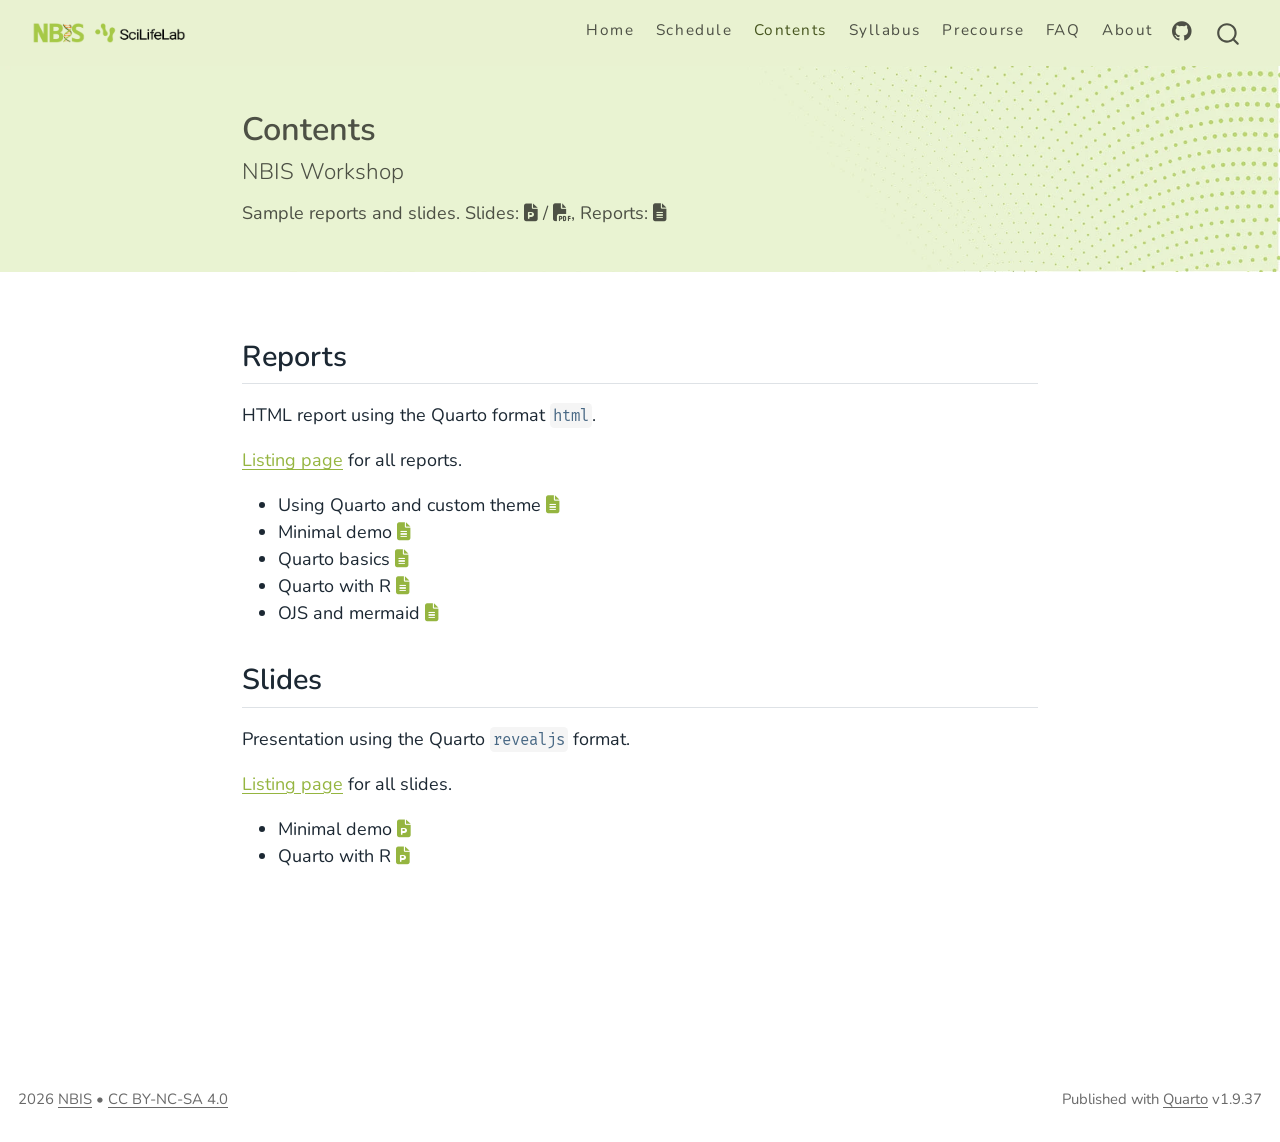
<file: home_contents.html>
<!DOCTYPE html>
<html xmlns="http://www.w3.org/1999/xhtml" lang="en" xml:lang="en"><head>

<meta charset="utf-8">
<meta name="generator" content="quarto-1.9.37">

<meta name="viewport" content="width=device-width, initial-scale=1.0, user-scalable=yes">

<meta name="description" content="Sample reports and slides. Slides:  / , Reports: ">

<title>Contents</title>
<style>
/* Default styles provided by pandoc.
** See https://pandoc.org/MANUAL.html#variables-for-html for config info.
*/
code{white-space: pre-wrap;}
span.smallcaps{font-variant: small-caps;}
div.columns{display: flex; gap: min(4vw, 1.5em);}
div.column{flex: auto; overflow-x: auto;}
div.hanging-indent{margin-left: 1.5em; text-indent: -1.5em;}
ul.task-list{list-style: none;}
ul.task-list li input[type="checkbox"] {
  width: 0.8em;
  margin: 0 0.8em 0.2em -1em; /* quarto-specific, see https://github.com/quarto-dev/quarto-cli/issues/4556 */ 
  vertical-align: middle;
}
</style>


<script src="site_libs/quarto-nav/quarto-nav.js"></script>
<script src="site_libs/quarto-nav/headroom.min.js"></script>
<script src="site_libs/clipboard/clipboard.min.js"></script>
<script src="site_libs/quarto-search/autocomplete.umd.js"></script>
<script src="site_libs/quarto-search/fuse.min.js"></script>
<script src="site_libs/quarto-search/quarto-search.js"></script>
<meta name="quarto:offset" content="./">
<link href="./assets/favicon.png" rel="icon" type="image/png">
<script src="site_libs/quarto-html/quarto.js" type="module"></script>
<script src="site_libs/quarto-html/tabsets/tabsets.js" type="module"></script>
<script src="site_libs/quarto-html/popper.min.js"></script>
<script src="site_libs/quarto-html/tippy.umd.min.js"></script>
<script src="site_libs/quarto-html/anchor.min.js"></script>
<link href="site_libs/quarto-html/tippy.css" rel="stylesheet">
<link href="site_libs/quarto-html/quarto-syntax-highlighting-f192b606b6c103a7696b9e51301a379f.css" rel="stylesheet" id="quarto-text-highlighting-styles">
<script src="site_libs/bootstrap/bootstrap.min.js"></script>
<link href="site_libs/bootstrap/bootstrap-icons.css" rel="stylesheet">
<link href="site_libs/bootstrap/bootstrap-edb1ca5fbd2b4e4a9c50cb0d1a9f7868.min.css" rel="stylesheet" append-hash="true" id="quarto-bootstrap" data-mode="light">
<link href="site_libs/quarto-contrib/fontawesome6-6.7.2/all.min.css" rel="stylesheet">
<link href="site_libs/quarto-contrib/fontawesome6-6.7.2/latex-fontsize.css" rel="stylesheet">
<script id="quarto-search-options" type="application/json">{
  "location": "navbar",
  "copy-button": false,
  "collapse-after": 3,
  "panel-placement": "end",
  "type": "overlay",
  "limit": 50,
  "keyboard-shortcut": [
    "f",
    "/",
    "s"
  ],
  "show-item-context": false,
  "language": {
    "search-no-results-text": "No results",
    "search-matching-documents-text": "matching documents",
    "search-copy-link-title": "Copy link to search",
    "search-hide-matches-text": "Hide additional matches",
    "search-more-match-text": "more match in this document",
    "search-more-matches-text": "more matches in this document",
    "search-clear-button-title": "Clear",
    "search-text-placeholder": "",
    "search-detached-cancel-button-title": "Cancel",
    "search-submit-button-title": "Submit",
    "search-label": "Search"
  }
}</script>
<style>html{ scroll-behavior: smooth; }</style>
<style>

      .quarto-title-block .quarto-title-banner {
        background-image: url(assets/images/banner.webp);
background-size: cover;
      }
</style>
<link rel="preconnect" href="https://fonts.googleapis.com">
<link rel="preconnect" href="https://fonts.gstatic.com" crossorigin="">
<link href="https://fonts.googleapis.com/css2?family=Fira+Mono:wght@400;500;700&amp;family=Nunito:ital,wght@0,200..700;1,200..700&amp;display=swap" rel="stylesheet">
  


<meta property="og:title" content="Contents">
<meta property="og:description" content="Sample reports and slides. Slides:  / , Reports: ">
<meta property="og:image" content="https://nbisweden.github.io/workshop-epigenomics-bulk-sc/assets/images/featured.webp">
</head>

<body class="nav-fixed fullcontent quarto-light">

<div id="quarto-search-results"></div>
  <header id="quarto-header" class="headroom fixed-top quarto-banner">
    <nav class="navbar navbar-expand-lg " data-bs-theme="dark">
      <div class="navbar-container container-fluid">
      <div class="navbar-brand-container mx-auto">
    <a href="./index.html" class="navbar-brand navbar-brand-logo">
    <img src="./assets/logos/nbis-scilifelab.webp" alt="logo" class="navbar-logo light-content">
    <img src="./assets/logos/nbis-scilifelab.webp" alt="logo" class="navbar-logo dark-content">
    </a>
  </div>
            <div id="quarto-search" class="" title="Search"></div>
          <button class="navbar-toggler" type="button" data-bs-toggle="collapse" data-bs-target="#navbarCollapse" aria-controls="navbarCollapse" role="menu" aria-expanded="false" aria-label="Toggle navigation" onclick="if (window.quartoToggleHeadroom) { window.quartoToggleHeadroom(); }">
  <span class="navbar-toggler-icon"></span>
</button>
          <div class="collapse navbar-collapse" id="navbarCollapse">
            <ul class="navbar-nav navbar-nav-scroll ms-auto">
  <li class="nav-item">
    <a class="nav-link" href="./index.html"> 
<span class="menu-text">Home</span></a>
  </li>  
  <li class="nav-item">
    <a class="nav-link" href="./home_schedule.html"> 
<span class="menu-text">Schedule</span></a>
  </li>  
  <li class="nav-item">
    <a class="nav-link active" href="./home_contents.html" aria-current="page"> 
<span class="menu-text">Contents</span></a>
  </li>  
  <li class="nav-item">
    <a class="nav-link" href="./home_syllabus.html"> 
<span class="menu-text">Syllabus</span></a>
  </li>  
  <li class="nav-item">
    <a class="nav-link" href="./home_precourse.html"> 
<span class="menu-text">Precourse</span></a>
  </li>  
  <li class="nav-item">
    <a class="nav-link" href="./home_faq.html"> 
<span class="menu-text">FAQ</span></a>
  </li>  
  <li class="nav-item">
    <a class="nav-link" href="./home_about.html"> 
<span class="menu-text">About</span></a>
  </li>  
  <li class="nav-item compact">
    <a class="nav-link" href="https://github.com/NBISweden/workshop-epigenomics-bulk-sc/"> <i class="bi bi-github" role="img" aria-label="GitHub">
</i> 
<span class="menu-text"></span></a>
  </li>  
</ul>
          </div> <!-- /navcollapse -->
            <div class="quarto-navbar-tools">
</div>
      </div> <!-- /container-fluid -->
    </nav>
</header>
<!-- content -->
<header id="title-block-header" class="quarto-title-block default page-columns page-full">
  <div class="quarto-title-banner page-columns page-full">
    <div class="quarto-title column-body">
      <h1 class="title">Contents</h1>
            <p class="subtitle lead">NBIS Workshop</p>
                  <div>
        <div class="description">
          Sample reports and slides. Slides: <i class="fa-solid fa-file-powerpoint" aria-label="file-powerpoint"></i> / <i class="fa-solid fa-file-pdf" aria-label="file-pdf"></i>, Reports: <i class="fa-solid fa-file-lines" aria-label="file-lines"></i>
        </div>
      </div>
                </div>
  </div>
    
  
  <div class="quarto-title-meta">

      
    
      
    </div>
    
  
  </header><div id="quarto-content" class="quarto-container page-columns page-rows-contents page-layout-article page-navbar">
<!-- sidebar -->
<!-- margin-sidebar -->
    
<!-- main -->
<main class="content quarto-banner-title-block" id="quarto-document-content">






<section id="reports" class="level2">
<h2 class="anchored" data-anchor-id="reports">Reports</h2>
<p>HTML report using the Quarto format <code>html</code>.</p>
<p><a href="reports/">Listing page</a> for all reports.</p>
<ul>
<li>Using Quarto and custom theme <a href="reports/usage/index.html"><i class="fa-solid fa-file-lines" aria-label="file-lines"></i></a></li>
<li>Minimal demo <a href="reports/sample/index.html"><i class="fa-solid fa-file-lines" aria-label="file-lines"></i></a></li>
<li>Quarto basics <a href="reports/demo/index.html"><i class="fa-solid fa-file-lines" aria-label="file-lines"></i></a></li>
<li>Quarto with R <a href="reports/demo-with-r/index.html"><i class="fa-solid fa-file-lines" aria-label="file-lines"></i></a></li>
<li>OJS and mermaid <a href="reports/more/index.html"><i class="fa-solid fa-file-lines" aria-label="file-lines"></i></a></li>
</ul>
</section>
<section id="slides" class="level2">
<h2 class="anchored" data-anchor-id="slides">Slides</h2>
<p>Presentation using the Quarto <code>revealjs</code> format.</p>
<p><a href="slides/">Listing page</a> for all slides.</p>
<ul>
<li>Minimal demo <a href="slides/sample/index.html"><i class="fa-solid fa-file-powerpoint" aria-label="file-powerpoint"></i></a></li>
<li>Quarto with R <a href="slides/demo/index.html"><i class="fa-solid fa-file-powerpoint" aria-label="file-powerpoint"></i></a></li>
</ul>


</section>

</main> <!-- /main -->
<script id="quarto-html-after-body" type="application/javascript">
  window.document.addEventListener("DOMContentLoaded", function (event) {
    const icon = "";
    const anchorJS = new window.AnchorJS();
    anchorJS.options = {
      placement: 'right',
      icon: icon
    };
    anchorJS.add('.anchored');
    const isCodeAnnotation = (el) => {
      for (const clz of el.classList) {
        if (clz.startsWith('code-annotation-')) {                     
          return true;
        }
      }
      return false;
    }
    const onCopySuccess = function(e) {
      // button target
      const button = e.trigger;
      // don't keep focus
      button.blur();
      // flash "checked"
      button.classList.add('code-copy-button-checked');
      var currentTitle = button.getAttribute("title");
      button.setAttribute("title", "Copied!");
      let tooltip;
      if (window.bootstrap) {
        button.setAttribute("data-bs-toggle", "tooltip");
        button.setAttribute("data-bs-placement", "left");
        button.setAttribute("data-bs-title", "Copied!");
        tooltip = new bootstrap.Tooltip(button, 
          { trigger: "manual", 
            customClass: "code-copy-button-tooltip",
            offset: [0, -8]});
        tooltip.show();    
      }
      setTimeout(function() {
        if (tooltip) {
          tooltip.hide();
          button.removeAttribute("data-bs-title");
          button.removeAttribute("data-bs-toggle");
          button.removeAttribute("data-bs-placement");
        }
        button.setAttribute("title", currentTitle);
        button.classList.remove('code-copy-button-checked');
      }, 1000);
      // clear code selection
      e.clearSelection();
    }
    const getTextToCopy = function(trigger) {
      const outerScaffold = trigger.parentElement.cloneNode(true);
      const codeEl = outerScaffold.querySelector('code');
      for (const childEl of codeEl.children) {
        if (isCodeAnnotation(childEl)) {
          childEl.remove();
        }
      }
      return codeEl.innerText;
    }
    const clipboard = new window.ClipboardJS('.code-copy-button:not([data-in-quarto-modal])', {
      text: getTextToCopy
    });
    clipboard.on('success', onCopySuccess);
    if (window.document.getElementById('quarto-embedded-source-code-modal')) {
      const clipboardModal = new window.ClipboardJS('.code-copy-button[data-in-quarto-modal]', {
        text: getTextToCopy,
        container: window.document.getElementById('quarto-embedded-source-code-modal')
      });
      clipboardModal.on('success', onCopySuccess);
    }
      var localhostRegex = new RegExp(/^(?:http|https):\/\/localhost\:?[0-9]*\//);
      var mailtoRegex = new RegExp(/^mailto:/);
        var filterRegex = new RegExp("https:\/\/nbisweden\.github\.io\/workshop-epigenomics-bulk-sc\/");
      var isInternal = (href) => {
          return filterRegex.test(href) || localhostRegex.test(href) || mailtoRegex.test(href);
      }
      // Inspect non-navigation links and adorn them if external
     var links = window.document.querySelectorAll('a[href]:not(.nav-link):not(.navbar-brand):not(.toc-action):not(.sidebar-link):not(.sidebar-item-toggle):not(.pagination-link):not(.no-external):not([aria-hidden]):not(.dropdown-item):not(.quarto-navigation-tool):not(.about-link)');
      for (var i=0; i<links.length; i++) {
        const link = links[i];
        if (!isInternal(link.href)) {
          // undo the damage that might have been done by quarto-nav.js in the case of
          // links that we want to consider external
          if (link.dataset.originalHref !== undefined) {
            link.href = link.dataset.originalHref;
          }
        }
      }
    function tippyHover(el, contentFn, onTriggerFn, onUntriggerFn) {
      const config = {
        allowHTML: true,
        maxWidth: 500,
        delay: 100,
        arrow: false,
        appendTo: function(el) {
            return el.parentElement;
        },
        interactive: true,
        interactiveBorder: 10,
        theme: 'quarto',
        placement: 'bottom-start',
      };
      if (contentFn) {
        config.content = contentFn;
      }
      if (onTriggerFn) {
        config.onTrigger = onTriggerFn;
      }
      if (onUntriggerFn) {
        config.onUntrigger = onUntriggerFn;
      }
      window.tippy(el, config); 
    }
    const noterefs = window.document.querySelectorAll('a[role="doc-noteref"]');
    for (var i=0; i<noterefs.length; i++) {
      const ref = noterefs[i];
      tippyHover(ref, function() {
        // use id or data attribute instead here
        let href = ref.getAttribute('data-footnote-href') || ref.getAttribute('href');
        try { href = new URL(href).hash; } catch {}
        const id = href.replace(/^#\/?/, "");
        const note = window.document.getElementById(id);
        if (note) {
          return note.innerHTML;
        } else {
          return "";
        }
      });
    }
    const xrefs = window.document.querySelectorAll('a.quarto-xref');
    const processXRef = (id, note) => {
      // Strip column container classes
      const stripColumnClz = (el) => {
        el.classList.remove("page-full", "page-columns");
        if (el.children) {
          for (const child of el.children) {
            stripColumnClz(child);
          }
        }
      }
      stripColumnClz(note)
      if (id === null || id.startsWith('sec-')) {
        // Special case sections, only their first couple elements
        const container = document.createElement("div");
        if (note.children && note.children.length > 2) {
          container.appendChild(note.children[0].cloneNode(true));
          for (let i = 1; i < note.children.length; i++) {
            const child = note.children[i];
            if (child.tagName === "P" && child.innerText === "") {
              continue;
            } else {
              container.appendChild(child.cloneNode(true));
              break;
            }
          }
          if (window.Quarto?.typesetMath) {
            window.Quarto.typesetMath(container);
          }
          return container.innerHTML
        } else {
          if (window.Quarto?.typesetMath) {
            window.Quarto.typesetMath(note);
          }
          return note.innerHTML;
        }
      } else {
        // Remove any anchor links if they are present
        const anchorLink = note.querySelector('a.anchorjs-link');
        if (anchorLink) {
          anchorLink.remove();
        }
        if (window.Quarto?.typesetMath) {
          window.Quarto.typesetMath(note);
        }
        if (note.classList.contains("callout")) {
          return note.outerHTML;
        } else {
          return note.innerHTML;
        }
      }
    }
    for (var i=0; i<xrefs.length; i++) {
      const xref = xrefs[i];
      tippyHover(xref, undefined, function(instance) {
        instance.disable();
        let url = xref.getAttribute('href');
        let hash = undefined; 
        if (url.startsWith('#')) {
          hash = url;
        } else {
          try { hash = new URL(url).hash; } catch {}
        }
        if (hash) {
          const id = hash.replace(/^#\/?/, "");
          const note = window.document.getElementById(id);
          if (note !== null) {
            try {
              const html = processXRef(id, note.cloneNode(true));
              instance.setContent(html);
            } finally {
              instance.enable();
              instance.show();
            }
          } else {
            // See if we can fetch this
            fetch(url.split('#')[0])
            .then(res => res.text())
            .then(html => {
              const parser = new DOMParser();
              const htmlDoc = parser.parseFromString(html, "text/html");
              const note = htmlDoc.getElementById(id);
              if (note !== null) {
                const html = processXRef(id, note);
                instance.setContent(html);
              } 
            }).finally(() => {
              instance.enable();
              instance.show();
            });
          }
        } else {
          // See if we can fetch a full url (with no hash to target)
          // This is a special case and we should probably do some content thinning / targeting
          fetch(url)
          .then(res => res.text())
          .then(html => {
            const parser = new DOMParser();
            const htmlDoc = parser.parseFromString(html, "text/html");
            const note = htmlDoc.querySelector('main.content');
            if (note !== null) {
              // This should only happen for chapter cross references
              // (since there is no id in the URL)
              // remove the first header
              if (note.children.length > 0 && note.children[0].tagName === "HEADER") {
                note.children[0].remove();
              }
              const html = processXRef(null, note);
              instance.setContent(html);
            } 
          }).finally(() => {
            instance.enable();
            instance.show();
          });
        }
      }, function(instance) {
      });
    }
        let selectedAnnoteEl;
        const selectorForAnnotation = ( cell, annotation) => {
          let cellAttr = 'data-code-cell="' + cell + '"';
          let lineAttr = 'data-code-annotation="' +  annotation + '"';
          const selector = 'span[' + cellAttr + '][' + lineAttr + ']';
          return selector;
        }
        const selectCodeLines = (annoteEl) => {
          const doc = window.document;
          const targetCell = annoteEl.getAttribute("data-target-cell");
          const targetAnnotation = annoteEl.getAttribute("data-target-annotation");
          const annoteSpan = window.document.querySelector(selectorForAnnotation(targetCell, targetAnnotation));
          const lines = annoteSpan.getAttribute("data-code-lines").split(",");
          const lineIds = lines.map((line) => {
            return targetCell + "-" + line;
          })
          let top = null;
          let height = null;
          let parent = null;
          if (lineIds.length > 0) {
              //compute the position of the single el (top and bottom and make a div)
              const el = window.document.getElementById(lineIds[0]);
              top = el.offsetTop;
              height = el.offsetHeight;
              parent = el.parentElement.parentElement;
            if (lineIds.length > 1) {
              const lastEl = window.document.getElementById(lineIds[lineIds.length - 1]);
              const bottom = lastEl.offsetTop + lastEl.offsetHeight;
              height = bottom - top;
            }
            if (top !== null && height !== null && parent !== null) {
              // cook up a div (if necessary) and position it 
              let div = window.document.getElementById("code-annotation-line-highlight");
              if (div === null) {
                div = window.document.createElement("div");
                div.setAttribute("id", "code-annotation-line-highlight");
                div.style.position = 'absolute';
                parent.appendChild(div);
              }
              div.style.top = top - 2 + "px";
              div.style.height = height + 4 + "px";
              div.style.left = 0;
              let gutterDiv = window.document.getElementById("code-annotation-line-highlight-gutter");
              if (gutterDiv === null) {
                gutterDiv = window.document.createElement("div");
                gutterDiv.setAttribute("id", "code-annotation-line-highlight-gutter");
                gutterDiv.style.position = 'absolute';
                const codeCell = window.document.getElementById(targetCell);
                const gutter = codeCell.querySelector('.code-annotation-gutter');
                gutter.appendChild(gutterDiv);
              }
              gutterDiv.style.top = top - 2 + "px";
              gutterDiv.style.height = height + 4 + "px";
            }
            selectedAnnoteEl = annoteEl;
          }
        };
        const unselectCodeLines = () => {
          const elementsIds = ["code-annotation-line-highlight", "code-annotation-line-highlight-gutter"];
          elementsIds.forEach((elId) => {
            const div = window.document.getElementById(elId);
            if (div) {
              div.remove();
            }
          });
          selectedAnnoteEl = undefined;
        };
          // Handle positioning of the toggle
      window.addEventListener(
        "resize",
        throttle(() => {
          elRect = undefined;
          if (selectedAnnoteEl) {
            selectCodeLines(selectedAnnoteEl);
          }
        }, 10)
      );
      function throttle(fn, ms) {
      let throttle = false;
      let timer;
        return (...args) => {
          if(!throttle) { // first call gets through
              fn.apply(this, args);
              throttle = true;
          } else { // all the others get throttled
              if(timer) clearTimeout(timer); // cancel #2
              timer = setTimeout(() => {
                fn.apply(this, args);
                timer = throttle = false;
              }, ms);
          }
        };
      }
        // Attach click handler to the DT
        const annoteDls = window.document.querySelectorAll('dt[data-target-cell]');
        for (const annoteDlNode of annoteDls) {
          annoteDlNode.addEventListener('click', (event) => {
            const clickedEl = event.target;
            if (clickedEl !== selectedAnnoteEl) {
              unselectCodeLines();
              const activeEl = window.document.querySelector('dt[data-target-cell].code-annotation-active');
              if (activeEl) {
                activeEl.classList.remove('code-annotation-active');
              }
              selectCodeLines(clickedEl);
              clickedEl.classList.add('code-annotation-active');
            } else {
              // Unselect the line
              unselectCodeLines();
              clickedEl.classList.remove('code-annotation-active');
            }
          });
        }
    const findCites = (el) => {
      const parentEl = el.parentElement;
      if (parentEl) {
        const cites = parentEl.dataset.cites;
        if (cites) {
          return {
            el,
            cites: cites.split(' ')
          };
        } else {
          return findCites(el.parentElement)
        }
      } else {
        return undefined;
      }
    };
    var bibliorefs = window.document.querySelectorAll('a[role="doc-biblioref"]');
    for (var i=0; i<bibliorefs.length; i++) {
      const ref = bibliorefs[i];
      const citeInfo = findCites(ref);
      if (citeInfo) {
        tippyHover(citeInfo.el, function() {
          var popup = window.document.createElement('div');
          citeInfo.cites.forEach(function(cite) {
            var citeDiv = window.document.createElement('div');
            citeDiv.classList.add('hanging-indent');
            citeDiv.classList.add('csl-entry');
            var biblioDiv = window.document.getElementById('ref-' + cite);
            if (biblioDiv) {
              citeDiv.innerHTML = biblioDiv.innerHTML;
            }
            popup.appendChild(citeDiv);
          });
          return popup.innerHTML;
        });
      }
    }
  });
  </script>
</div> <!-- /content -->
<footer class="footer">
  <div class="nav-footer">
    <div class="nav-footer-left">
<p>2026 <a href="https://nbis.se">NBIS</a> • <a href="https://creativecommons.org/licenses/by-nc-sa/4.0/">CC BY-NC-SA 4.0</a></p>
</div>   
    <div class="nav-footer-center">
      &nbsp;
    </div>
    <div class="nav-footer-right">
<p>Published with <a href="https://quarto.org/">Quarto</a> v1.9.37</p>
</div>
  </div>
</footer>




<script src="site_libs/quarto-html/zenscroll-min.js"></script>
</body></html>
</file>
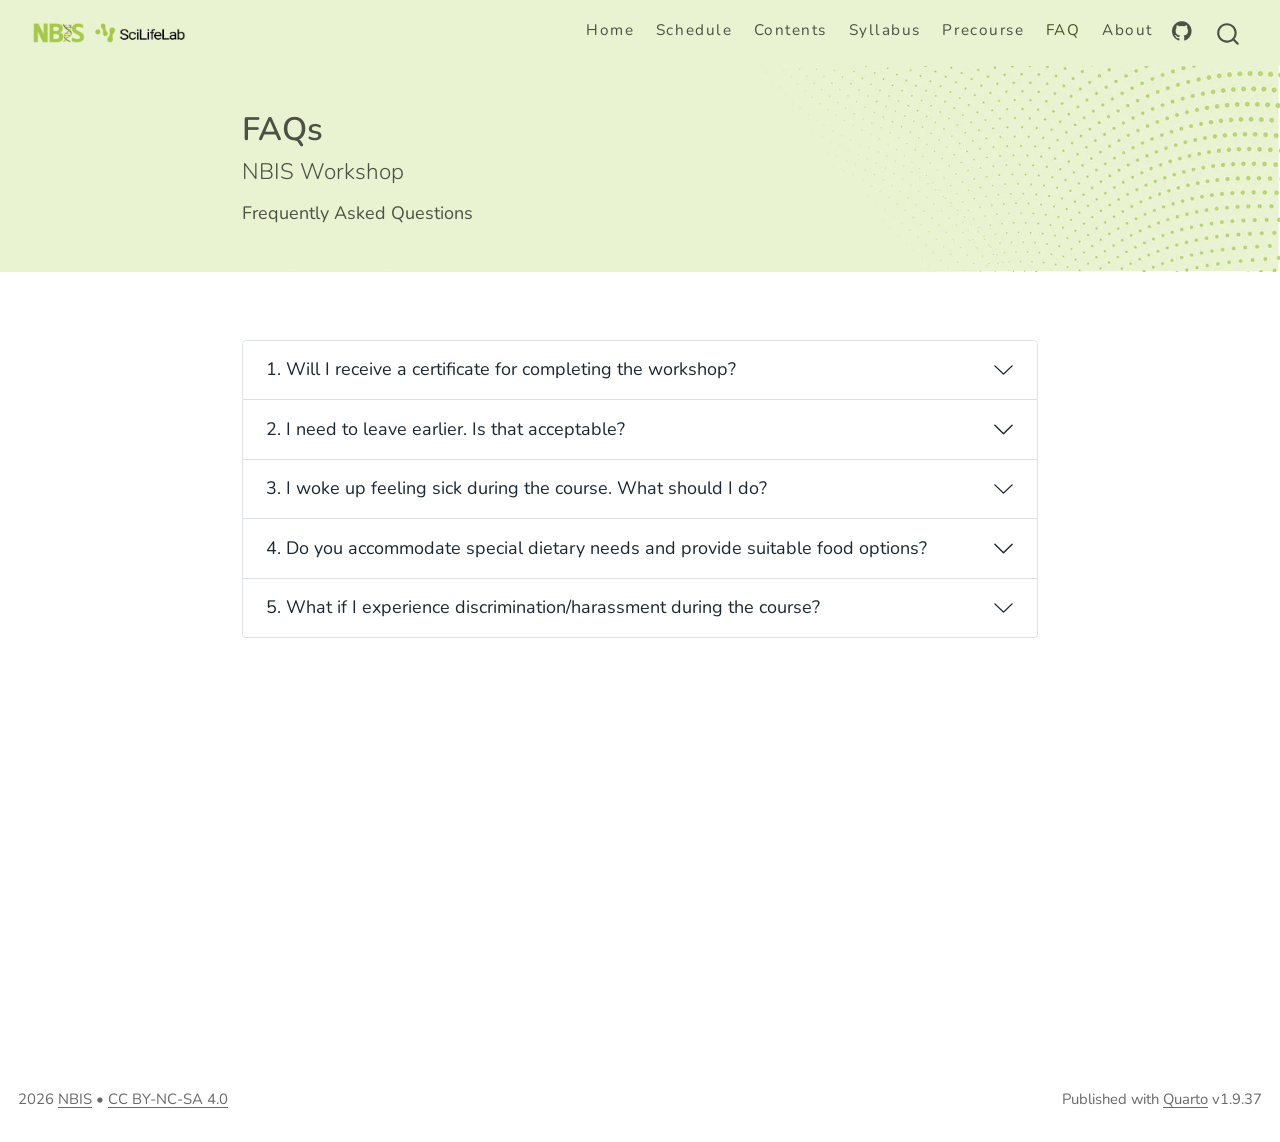
<file: home_faq.html>
<!DOCTYPE html>
<html xmlns="http://www.w3.org/1999/xhtml" lang="en" xml:lang="en"><head>

<meta charset="utf-8">
<meta name="generator" content="quarto-1.9.37">

<meta name="viewport" content="width=device-width, initial-scale=1.0, user-scalable=yes">

<meta name="description" content="Frequently Asked Questions">

<title>FAQs</title>
<style>
/* Default styles provided by pandoc.
** See https://pandoc.org/MANUAL.html#variables-for-html for config info.
*/
code{white-space: pre-wrap;}
span.smallcaps{font-variant: small-caps;}
div.columns{display: flex; gap: min(4vw, 1.5em);}
div.column{flex: auto; overflow-x: auto;}
div.hanging-indent{margin-left: 1.5em; text-indent: -1.5em;}
ul.task-list{list-style: none;}
ul.task-list li input[type="checkbox"] {
  width: 0.8em;
  margin: 0 0.8em 0.2em -1em; /* quarto-specific, see https://github.com/quarto-dev/quarto-cli/issues/4556 */ 
  vertical-align: middle;
}
</style>


<script src="site_libs/quarto-nav/quarto-nav.js"></script>
<script src="site_libs/quarto-nav/headroom.min.js"></script>
<script src="site_libs/clipboard/clipboard.min.js"></script>
<script src="site_libs/quarto-search/autocomplete.umd.js"></script>
<script src="site_libs/quarto-search/fuse.min.js"></script>
<script src="site_libs/quarto-search/quarto-search.js"></script>
<meta name="quarto:offset" content="./">
<link href="./assets/favicon.png" rel="icon" type="image/png">
<script src="site_libs/quarto-html/quarto.js" type="module"></script>
<script src="site_libs/quarto-html/tabsets/tabsets.js" type="module"></script>
<script src="site_libs/quarto-html/popper.min.js"></script>
<script src="site_libs/quarto-html/tippy.umd.min.js"></script>
<script src="site_libs/quarto-html/anchor.min.js"></script>
<link href="site_libs/quarto-html/tippy.css" rel="stylesheet">
<link href="site_libs/quarto-html/quarto-syntax-highlighting-f192b606b6c103a7696b9e51301a379f.css" rel="stylesheet" id="quarto-text-highlighting-styles">
<script src="site_libs/bootstrap/bootstrap.min.js"></script>
<link href="site_libs/bootstrap/bootstrap-icons.css" rel="stylesheet">
<link href="site_libs/bootstrap/bootstrap-edb1ca5fbd2b4e4a9c50cb0d1a9f7868.min.css" rel="stylesheet" append-hash="true" id="quarto-bootstrap" data-mode="light">
<link href="site_libs/quarto-contrib/accordion/accordion.css" rel="stylesheet">
<script id="quarto-search-options" type="application/json">{
  "location": "navbar",
  "copy-button": false,
  "collapse-after": 3,
  "panel-placement": "end",
  "type": "overlay",
  "limit": 50,
  "keyboard-shortcut": [
    "f",
    "/",
    "s"
  ],
  "show-item-context": false,
  "language": {
    "search-no-results-text": "No results",
    "search-matching-documents-text": "matching documents",
    "search-copy-link-title": "Copy link to search",
    "search-hide-matches-text": "Hide additional matches",
    "search-more-match-text": "more match in this document",
    "search-more-matches-text": "more matches in this document",
    "search-clear-button-title": "Clear",
    "search-text-placeholder": "",
    "search-detached-cancel-button-title": "Cancel",
    "search-submit-button-title": "Submit",
    "search-label": "Search"
  }
}</script>
<style>html{ scroll-behavior: smooth; }</style>
<style>

      .quarto-title-block .quarto-title-banner {
        background-image: url(assets/images/banner.webp);
background-size: cover;
      }
</style>
<link rel="preconnect" href="https://fonts.googleapis.com">
<link rel="preconnect" href="https://fonts.gstatic.com" crossorigin="">
<link href="https://fonts.googleapis.com/css2?family=Fira+Mono:wght@400;500;700&amp;family=Nunito:ital,wght@0,200..700;1,200..700&amp;display=swap" rel="stylesheet">
  


<meta property="og:title" content="FAQs">
<meta property="og:description" content="Frequently Asked Questions">
<meta property="og:image" content="https://nbisweden.github.io/workshop-epigenomics-bulk-sc/assets/images/featured.webp">
</head>

<body class="nav-fixed fullcontent quarto-light">

<div id="quarto-search-results"></div>
  <header id="quarto-header" class="headroom fixed-top quarto-banner">
    <nav class="navbar navbar-expand-lg " data-bs-theme="dark">
      <div class="navbar-container container-fluid">
      <div class="navbar-brand-container mx-auto">
    <a href="./index.html" class="navbar-brand navbar-brand-logo">
    <img src="./assets/logos/nbis-scilifelab.webp" alt="logo" class="navbar-logo light-content">
    <img src="./assets/logos/nbis-scilifelab.webp" alt="logo" class="navbar-logo dark-content">
    </a>
  </div>
            <div id="quarto-search" class="" title="Search"></div>
          <button class="navbar-toggler" type="button" data-bs-toggle="collapse" data-bs-target="#navbarCollapse" aria-controls="navbarCollapse" role="menu" aria-expanded="false" aria-label="Toggle navigation" onclick="if (window.quartoToggleHeadroom) { window.quartoToggleHeadroom(); }">
  <span class="navbar-toggler-icon"></span>
</button>
          <div class="collapse navbar-collapse" id="navbarCollapse">
            <ul class="navbar-nav navbar-nav-scroll ms-auto">
  <li class="nav-item">
    <a class="nav-link" href="./index.html"> 
<span class="menu-text">Home</span></a>
  </li>  
  <li class="nav-item">
    <a class="nav-link" href="./home_schedule.html"> 
<span class="menu-text">Schedule</span></a>
  </li>  
  <li class="nav-item">
    <a class="nav-link" href="./home_contents.html"> 
<span class="menu-text">Contents</span></a>
  </li>  
  <li class="nav-item">
    <a class="nav-link" href="./home_syllabus.html"> 
<span class="menu-text">Syllabus</span></a>
  </li>  
  <li class="nav-item">
    <a class="nav-link" href="./home_precourse.html"> 
<span class="menu-text">Precourse</span></a>
  </li>  
  <li class="nav-item">
    <a class="nav-link active" href="./home_faq.html" aria-current="page"> 
<span class="menu-text">FAQ</span></a>
  </li>  
  <li class="nav-item">
    <a class="nav-link" href="./home_about.html"> 
<span class="menu-text">About</span></a>
  </li>  
  <li class="nav-item compact">
    <a class="nav-link" href="https://github.com/NBISweden/workshop-epigenomics-bulk-sc/"> <i class="bi bi-github" role="img" aria-label="GitHub">
</i> 
<span class="menu-text"></span></a>
  </li>  
</ul>
          </div> <!-- /navcollapse -->
            <div class="quarto-navbar-tools">
</div>
      </div> <!-- /container-fluid -->
    </nav>
</header>
<!-- content -->
<header id="title-block-header" class="quarto-title-block default page-columns page-full">
  <div class="quarto-title-banner page-columns page-full">
    <div class="quarto-title column-body">
      <h1 class="title">FAQs</h1>
            <p class="subtitle lead">NBIS Workshop</p>
                  <div>
        <div class="description">
          Frequently Asked Questions
        </div>
      </div>
                </div>
  </div>
    
  
  <div class="quarto-title-meta">

      
    
      
    </div>
    
  
  </header><div id="quarto-content" class="quarto-container page-columns page-rows-contents page-layout-article page-navbar">
<!-- sidebar -->
<!-- margin-sidebar -->
    
<!-- main -->
<main class="content quarto-banner-title-block" id="quarto-document-content">






<div id="quarto-accordion-faq" class="accordion quarto-accordion">
<div class="accordion-item">
<div class="accordion-header" id="heading-quarto-accordion-faq-workshoprtificate-1">
<button class="accordion-button collapsed" type="button" data-bs-toggle="collapse" data-bs-target="#collapse-quarto-accordion-faq-workshoprtificate-1" aria-expanded="false" aria-controls="collapse-quarto-accordion-faq-workshoprtificate-1">
<div class="accordion-header-content">
1. Will I receive a certificate for completing the workshop?
</div>
</button>
</div>
<div id="collapse-quarto-accordion-faq-workshoprtificate-1" class="accordion-collapse collapse" aria-labelledby="heading-quarto-accordion-faq-workshoprtificate-1" data-bs-parent="#quarto-accordion-faq">
<div class="accordion-body">
<div class="accordion-body-content">
Certainly! Upon maintaining satisfactory attendance, demonstrating proficiency in practical exercises, and actively engaging in the collaborative group project, you will be awarded a course completion certificate.
</div>
</div>
</div>
</div>
<div class="accordion-item">
<div class="accordion-header" id="heading-quarto-accordion-faq-cceptableschedule-2">
<button class="accordion-button collapsed" type="button" data-bs-toggle="collapse" data-bs-target="#collapse-quarto-accordion-faq-cceptableschedule-2" aria-expanded="false" aria-controls="collapse-quarto-accordion-faq-cceptableschedule-2">
<div class="accordion-header-content">
2. I need to leave earlier. Is that acceptable?
</div>
</button>
</div>
<div id="collapse-quarto-accordion-faq-cceptableschedule-2" class="accordion-collapse collapse" aria-labelledby="heading-quarto-accordion-faq-cceptableschedule-2" data-bs-parent="#quarto-accordion-faq">
<div class="accordion-body">
<div class="accordion-body-content">
Project presentations are scheduled for the morning on the final day, and participation in presenting your project is a key criterion. If you must leave early, we can attempt to schedule your group’s presentation at an earlier time to accommodate your schedule.
</div>
</div>
</div>
</div>
<div class="accordion-item">
<div class="accordion-header" id="heading-quarto-accordion-faq-ouldidoreachout-3">
<button class="accordion-button collapsed" type="button" data-bs-toggle="collapse" data-bs-target="#collapse-quarto-accordion-faq-ouldidoreachout-3" aria-expanded="false" aria-controls="collapse-quarto-accordion-faq-ouldidoreachout-3">
<div class="accordion-header-content">
3. I woke up feeling sick during the course. What should I do?
</div>
</button>
</div>
<div id="collapse-quarto-accordion-faq-ouldidoreachout-3" class="accordion-collapse collapse" aria-labelledby="heading-quarto-accordion-faq-ouldidoreachout-3" data-bs-parent="#quarto-accordion-faq">
<div class="accordion-body">
<div class="accordion-body-content">
Please inform us and stay in your room until you feel better. We prioritize the well-being of all participants and understand that illness may prevent participation. We will work to find a suitable solution for you to minimize the impact on your learning experience. If you require assistance, don’t hesitate to reach out.
</div>
</div>
</div>
</div>
<div class="accordion-item">
<div class="accordion-header" id="heading-quarto-accordion-faq-doptionsaryneeds-4">
<button class="accordion-button collapsed" type="button" data-bs-toggle="collapse" data-bs-target="#collapse-quarto-accordion-faq-doptionsaryneeds-4" aria-expanded="false" aria-controls="collapse-quarto-accordion-faq-doptionsaryneeds-4">
<div class="accordion-header-content">
4. Do you accommodate special dietary needs and provide suitable food options?
</div>
</button>
</div>
<div id="collapse-quarto-accordion-faq-doptionsaryneeds-4" class="accordion-collapse collapse" aria-labelledby="heading-quarto-accordion-faq-doptionsaryneeds-4" data-bs-parent="#quarto-accordion-faq">
<div class="accordion-body">
<div class="accordion-body-content">
Please provide your dietary requirements in the registration form, and we’ll communicate them to the restaurant. Lunches have various options, and the restaurant can prepare special meals if needed to accommodate your specific dietary needs.
</div>
</div>
</div>
</div>
<div class="accordion-item">
<div class="accordion-header" id="heading-quarto-accordion-faq-hecourselicyhere-5">
<button class="accordion-button collapsed" type="button" data-bs-toggle="collapse" data-bs-target="#collapse-quarto-accordion-faq-hecourselicyhere-5" aria-expanded="false" aria-controls="collapse-quarto-accordion-faq-hecourselicyhere-5">
<div class="accordion-header-content">
5. What if I experience discrimination/harassment during the course?
</div>
</button>
</div>
<div id="collapse-quarto-accordion-faq-hecourselicyhere-5" class="accordion-collapse collapse" aria-labelledby="heading-quarto-accordion-faq-hecourselicyhere-5" data-bs-parent="#quarto-accordion-faq">
<div class="accordion-body">
<div class="accordion-body-content">
We follow the NBIS Training Code of Conduct. If you experience or witness harassment, discrimination, or any other inappropriate behaviour, please inform the organizers or any staff member immediately so we can act. You can review the full policy <a href="./home_coc.html">here</a>.
</div>
</div>
</div>
</div>
</div>



</main> <!-- /main -->
<script id="quarto-html-after-body" type="application/javascript">
  window.document.addEventListener("DOMContentLoaded", function (event) {
    const icon = "";
    const anchorJS = new window.AnchorJS();
    anchorJS.options = {
      placement: 'right',
      icon: icon
    };
    anchorJS.add('.anchored');
    const isCodeAnnotation = (el) => {
      for (const clz of el.classList) {
        if (clz.startsWith('code-annotation-')) {                     
          return true;
        }
      }
      return false;
    }
    const onCopySuccess = function(e) {
      // button target
      const button = e.trigger;
      // don't keep focus
      button.blur();
      // flash "checked"
      button.classList.add('code-copy-button-checked');
      var currentTitle = button.getAttribute("title");
      button.setAttribute("title", "Copied!");
      let tooltip;
      if (window.bootstrap) {
        button.setAttribute("data-bs-toggle", "tooltip");
        button.setAttribute("data-bs-placement", "left");
        button.setAttribute("data-bs-title", "Copied!");
        tooltip = new bootstrap.Tooltip(button, 
          { trigger: "manual", 
            customClass: "code-copy-button-tooltip",
            offset: [0, -8]});
        tooltip.show();    
      }
      setTimeout(function() {
        if (tooltip) {
          tooltip.hide();
          button.removeAttribute("data-bs-title");
          button.removeAttribute("data-bs-toggle");
          button.removeAttribute("data-bs-placement");
        }
        button.setAttribute("title", currentTitle);
        button.classList.remove('code-copy-button-checked');
      }, 1000);
      // clear code selection
      e.clearSelection();
    }
    const getTextToCopy = function(trigger) {
      const outerScaffold = trigger.parentElement.cloneNode(true);
      const codeEl = outerScaffold.querySelector('code');
      for (const childEl of codeEl.children) {
        if (isCodeAnnotation(childEl)) {
          childEl.remove();
        }
      }
      return codeEl.innerText;
    }
    const clipboard = new window.ClipboardJS('.code-copy-button:not([data-in-quarto-modal])', {
      text: getTextToCopy
    });
    clipboard.on('success', onCopySuccess);
    if (window.document.getElementById('quarto-embedded-source-code-modal')) {
      const clipboardModal = new window.ClipboardJS('.code-copy-button[data-in-quarto-modal]', {
        text: getTextToCopy,
        container: window.document.getElementById('quarto-embedded-source-code-modal')
      });
      clipboardModal.on('success', onCopySuccess);
    }
      var localhostRegex = new RegExp(/^(?:http|https):\/\/localhost\:?[0-9]*\//);
      var mailtoRegex = new RegExp(/^mailto:/);
        var filterRegex = new RegExp("https:\/\/nbisweden\.github\.io\/workshop-epigenomics-bulk-sc\/");
      var isInternal = (href) => {
          return filterRegex.test(href) || localhostRegex.test(href) || mailtoRegex.test(href);
      }
      // Inspect non-navigation links and adorn them if external
     var links = window.document.querySelectorAll('a[href]:not(.nav-link):not(.navbar-brand):not(.toc-action):not(.sidebar-link):not(.sidebar-item-toggle):not(.pagination-link):not(.no-external):not([aria-hidden]):not(.dropdown-item):not(.quarto-navigation-tool):not(.about-link)');
      for (var i=0; i<links.length; i++) {
        const link = links[i];
        if (!isInternal(link.href)) {
          // undo the damage that might have been done by quarto-nav.js in the case of
          // links that we want to consider external
          if (link.dataset.originalHref !== undefined) {
            link.href = link.dataset.originalHref;
          }
        }
      }
    function tippyHover(el, contentFn, onTriggerFn, onUntriggerFn) {
      const config = {
        allowHTML: true,
        maxWidth: 500,
        delay: 100,
        arrow: false,
        appendTo: function(el) {
            return el.parentElement;
        },
        interactive: true,
        interactiveBorder: 10,
        theme: 'quarto',
        placement: 'bottom-start',
      };
      if (contentFn) {
        config.content = contentFn;
      }
      if (onTriggerFn) {
        config.onTrigger = onTriggerFn;
      }
      if (onUntriggerFn) {
        config.onUntrigger = onUntriggerFn;
      }
      window.tippy(el, config); 
    }
    const noterefs = window.document.querySelectorAll('a[role="doc-noteref"]');
    for (var i=0; i<noterefs.length; i++) {
      const ref = noterefs[i];
      tippyHover(ref, function() {
        // use id or data attribute instead here
        let href = ref.getAttribute('data-footnote-href') || ref.getAttribute('href');
        try { href = new URL(href).hash; } catch {}
        const id = href.replace(/^#\/?/, "");
        const note = window.document.getElementById(id);
        if (note) {
          return note.innerHTML;
        } else {
          return "";
        }
      });
    }
    const xrefs = window.document.querySelectorAll('a.quarto-xref');
    const processXRef = (id, note) => {
      // Strip column container classes
      const stripColumnClz = (el) => {
        el.classList.remove("page-full", "page-columns");
        if (el.children) {
          for (const child of el.children) {
            stripColumnClz(child);
          }
        }
      }
      stripColumnClz(note)
      if (id === null || id.startsWith('sec-')) {
        // Special case sections, only their first couple elements
        const container = document.createElement("div");
        if (note.children && note.children.length > 2) {
          container.appendChild(note.children[0].cloneNode(true));
          for (let i = 1; i < note.children.length; i++) {
            const child = note.children[i];
            if (child.tagName === "P" && child.innerText === "") {
              continue;
            } else {
              container.appendChild(child.cloneNode(true));
              break;
            }
          }
          if (window.Quarto?.typesetMath) {
            window.Quarto.typesetMath(container);
          }
          return container.innerHTML
        } else {
          if (window.Quarto?.typesetMath) {
            window.Quarto.typesetMath(note);
          }
          return note.innerHTML;
        }
      } else {
        // Remove any anchor links if they are present
        const anchorLink = note.querySelector('a.anchorjs-link');
        if (anchorLink) {
          anchorLink.remove();
        }
        if (window.Quarto?.typesetMath) {
          window.Quarto.typesetMath(note);
        }
        if (note.classList.contains("callout")) {
          return note.outerHTML;
        } else {
          return note.innerHTML;
        }
      }
    }
    for (var i=0; i<xrefs.length; i++) {
      const xref = xrefs[i];
      tippyHover(xref, undefined, function(instance) {
        instance.disable();
        let url = xref.getAttribute('href');
        let hash = undefined; 
        if (url.startsWith('#')) {
          hash = url;
        } else {
          try { hash = new URL(url).hash; } catch {}
        }
        if (hash) {
          const id = hash.replace(/^#\/?/, "");
          const note = window.document.getElementById(id);
          if (note !== null) {
            try {
              const html = processXRef(id, note.cloneNode(true));
              instance.setContent(html);
            } finally {
              instance.enable();
              instance.show();
            }
          } else {
            // See if we can fetch this
            fetch(url.split('#')[0])
            .then(res => res.text())
            .then(html => {
              const parser = new DOMParser();
              const htmlDoc = parser.parseFromString(html, "text/html");
              const note = htmlDoc.getElementById(id);
              if (note !== null) {
                const html = processXRef(id, note);
                instance.setContent(html);
              } 
            }).finally(() => {
              instance.enable();
              instance.show();
            });
          }
        } else {
          // See if we can fetch a full url (with no hash to target)
          // This is a special case and we should probably do some content thinning / targeting
          fetch(url)
          .then(res => res.text())
          .then(html => {
            const parser = new DOMParser();
            const htmlDoc = parser.parseFromString(html, "text/html");
            const note = htmlDoc.querySelector('main.content');
            if (note !== null) {
              // This should only happen for chapter cross references
              // (since there is no id in the URL)
              // remove the first header
              if (note.children.length > 0 && note.children[0].tagName === "HEADER") {
                note.children[0].remove();
              }
              const html = processXRef(null, note);
              instance.setContent(html);
            } 
          }).finally(() => {
            instance.enable();
            instance.show();
          });
        }
      }, function(instance) {
      });
    }
        let selectedAnnoteEl;
        const selectorForAnnotation = ( cell, annotation) => {
          let cellAttr = 'data-code-cell="' + cell + '"';
          let lineAttr = 'data-code-annotation="' +  annotation + '"';
          const selector = 'span[' + cellAttr + '][' + lineAttr + ']';
          return selector;
        }
        const selectCodeLines = (annoteEl) => {
          const doc = window.document;
          const targetCell = annoteEl.getAttribute("data-target-cell");
          const targetAnnotation = annoteEl.getAttribute("data-target-annotation");
          const annoteSpan = window.document.querySelector(selectorForAnnotation(targetCell, targetAnnotation));
          const lines = annoteSpan.getAttribute("data-code-lines").split(",");
          const lineIds = lines.map((line) => {
            return targetCell + "-" + line;
          })
          let top = null;
          let height = null;
          let parent = null;
          if (lineIds.length > 0) {
              //compute the position of the single el (top and bottom and make a div)
              const el = window.document.getElementById(lineIds[0]);
              top = el.offsetTop;
              height = el.offsetHeight;
              parent = el.parentElement.parentElement;
            if (lineIds.length > 1) {
              const lastEl = window.document.getElementById(lineIds[lineIds.length - 1]);
              const bottom = lastEl.offsetTop + lastEl.offsetHeight;
              height = bottom - top;
            }
            if (top !== null && height !== null && parent !== null) {
              // cook up a div (if necessary) and position it 
              let div = window.document.getElementById("code-annotation-line-highlight");
              if (div === null) {
                div = window.document.createElement("div");
                div.setAttribute("id", "code-annotation-line-highlight");
                div.style.position = 'absolute';
                parent.appendChild(div);
              }
              div.style.top = top - 2 + "px";
              div.style.height = height + 4 + "px";
              div.style.left = 0;
              let gutterDiv = window.document.getElementById("code-annotation-line-highlight-gutter");
              if (gutterDiv === null) {
                gutterDiv = window.document.createElement("div");
                gutterDiv.setAttribute("id", "code-annotation-line-highlight-gutter");
                gutterDiv.style.position = 'absolute';
                const codeCell = window.document.getElementById(targetCell);
                const gutter = codeCell.querySelector('.code-annotation-gutter');
                gutter.appendChild(gutterDiv);
              }
              gutterDiv.style.top = top - 2 + "px";
              gutterDiv.style.height = height + 4 + "px";
            }
            selectedAnnoteEl = annoteEl;
          }
        };
        const unselectCodeLines = () => {
          const elementsIds = ["code-annotation-line-highlight", "code-annotation-line-highlight-gutter"];
          elementsIds.forEach((elId) => {
            const div = window.document.getElementById(elId);
            if (div) {
              div.remove();
            }
          });
          selectedAnnoteEl = undefined;
        };
          // Handle positioning of the toggle
      window.addEventListener(
        "resize",
        throttle(() => {
          elRect = undefined;
          if (selectedAnnoteEl) {
            selectCodeLines(selectedAnnoteEl);
          }
        }, 10)
      );
      function throttle(fn, ms) {
      let throttle = false;
      let timer;
        return (...args) => {
          if(!throttle) { // first call gets through
              fn.apply(this, args);
              throttle = true;
          } else { // all the others get throttled
              if(timer) clearTimeout(timer); // cancel #2
              timer = setTimeout(() => {
                fn.apply(this, args);
                timer = throttle = false;
              }, ms);
          }
        };
      }
        // Attach click handler to the DT
        const annoteDls = window.document.querySelectorAll('dt[data-target-cell]');
        for (const annoteDlNode of annoteDls) {
          annoteDlNode.addEventListener('click', (event) => {
            const clickedEl = event.target;
            if (clickedEl !== selectedAnnoteEl) {
              unselectCodeLines();
              const activeEl = window.document.querySelector('dt[data-target-cell].code-annotation-active');
              if (activeEl) {
                activeEl.classList.remove('code-annotation-active');
              }
              selectCodeLines(clickedEl);
              clickedEl.classList.add('code-annotation-active');
            } else {
              // Unselect the line
              unselectCodeLines();
              clickedEl.classList.remove('code-annotation-active');
            }
          });
        }
    const findCites = (el) => {
      const parentEl = el.parentElement;
      if (parentEl) {
        const cites = parentEl.dataset.cites;
        if (cites) {
          return {
            el,
            cites: cites.split(' ')
          };
        } else {
          return findCites(el.parentElement)
        }
      } else {
        return undefined;
      }
    };
    var bibliorefs = window.document.querySelectorAll('a[role="doc-biblioref"]');
    for (var i=0; i<bibliorefs.length; i++) {
      const ref = bibliorefs[i];
      const citeInfo = findCites(ref);
      if (citeInfo) {
        tippyHover(citeInfo.el, function() {
          var popup = window.document.createElement('div');
          citeInfo.cites.forEach(function(cite) {
            var citeDiv = window.document.createElement('div');
            citeDiv.classList.add('hanging-indent');
            citeDiv.classList.add('csl-entry');
            var biblioDiv = window.document.getElementById('ref-' + cite);
            if (biblioDiv) {
              citeDiv.innerHTML = biblioDiv.innerHTML;
            }
            popup.appendChild(citeDiv);
          });
          return popup.innerHTML;
        });
      }
    }
  });
  </script>
</div> <!-- /content -->
<footer class="footer">
  <div class="nav-footer">
    <div class="nav-footer-left">
<p>2026 <a href="https://nbis.se">NBIS</a> • <a href="https://creativecommons.org/licenses/by-nc-sa/4.0/">CC BY-NC-SA 4.0</a></p>
</div>   
    <div class="nav-footer-center">
      &nbsp;
    </div>
    <div class="nav-footer-right">
<p>Published with <a href="https://quarto.org/">Quarto</a> v1.9.37</p>
</div>
  </div>
</footer>




<script src="site_libs/quarto-html/zenscroll-min.js"></script>
</body></html>
</file>
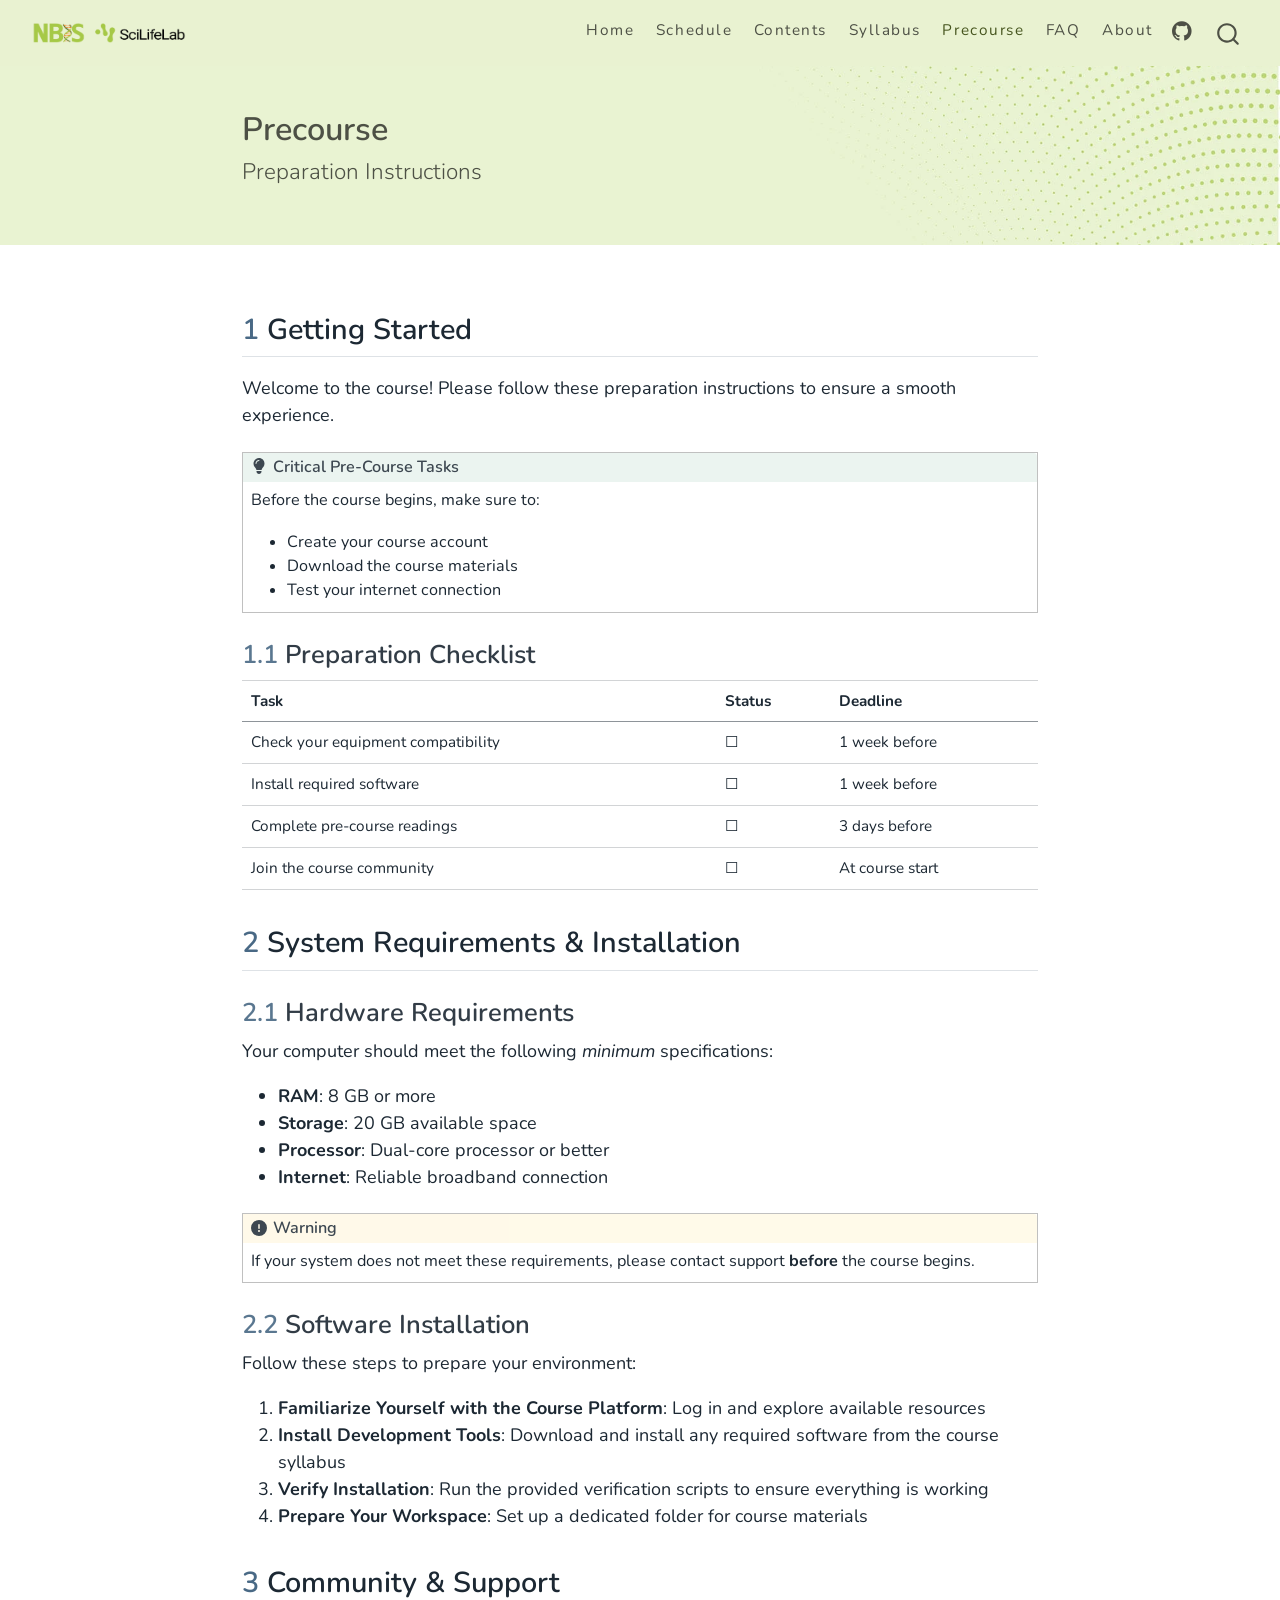
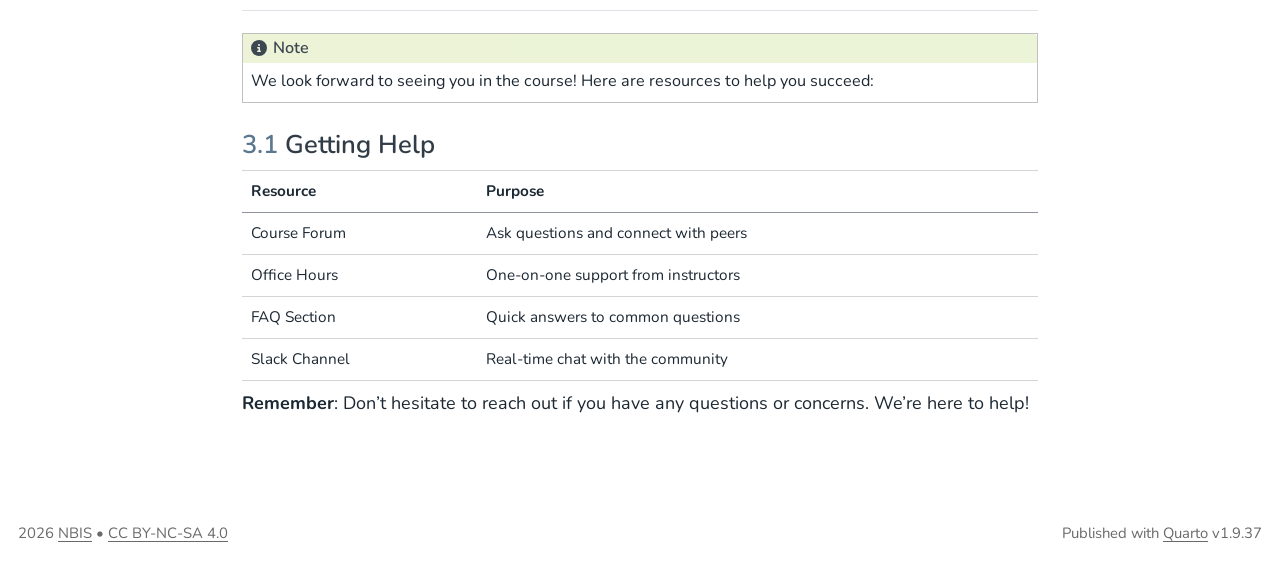
<file: home_precourse.html>
<!DOCTYPE html>
<html xmlns="http://www.w3.org/1999/xhtml" lang="en" xml:lang="en"><head>

<meta charset="utf-8">
<meta name="generator" content="quarto-1.9.37">

<meta name="viewport" content="width=device-width, initial-scale=1.0, user-scalable=yes">


<title>Precourse</title>
<style>
/* Default styles provided by pandoc.
** See https://pandoc.org/MANUAL.html#variables-for-html for config info.
*/
code{white-space: pre-wrap;}
span.smallcaps{font-variant: small-caps;}
div.columns{display: flex; gap: min(4vw, 1.5em);}
div.column{flex: auto; overflow-x: auto;}
div.hanging-indent{margin-left: 1.5em; text-indent: -1.5em;}
ul.task-list{list-style: none;}
ul.task-list li input[type="checkbox"] {
  width: 0.8em;
  margin: 0 0.8em 0.2em -1em; /* quarto-specific, see https://github.com/quarto-dev/quarto-cli/issues/4556 */ 
  vertical-align: middle;
}
</style>


<script src="site_libs/quarto-nav/quarto-nav.js"></script>
<script src="site_libs/quarto-nav/headroom.min.js"></script>
<script src="site_libs/clipboard/clipboard.min.js"></script>
<script src="site_libs/quarto-search/autocomplete.umd.js"></script>
<script src="site_libs/quarto-search/fuse.min.js"></script>
<script src="site_libs/quarto-search/quarto-search.js"></script>
<meta name="quarto:offset" content="./">
<link href="./assets/favicon.png" rel="icon" type="image/png">
<script src="site_libs/quarto-html/quarto.js" type="module"></script>
<script src="site_libs/quarto-html/tabsets/tabsets.js" type="module"></script>
<script src="site_libs/quarto-html/popper.min.js"></script>
<script src="site_libs/quarto-html/tippy.umd.min.js"></script>
<script src="site_libs/quarto-html/anchor.min.js"></script>
<link href="site_libs/quarto-html/tippy.css" rel="stylesheet">
<link href="site_libs/quarto-html/quarto-syntax-highlighting-f192b606b6c103a7696b9e51301a379f.css" rel="stylesheet" id="quarto-text-highlighting-styles">
<script src="site_libs/bootstrap/bootstrap.min.js"></script>
<link href="site_libs/bootstrap/bootstrap-icons.css" rel="stylesheet">
<link href="site_libs/bootstrap/bootstrap-edb1ca5fbd2b4e4a9c50cb0d1a9f7868.min.css" rel="stylesheet" append-hash="true" id="quarto-bootstrap" data-mode="light">
<script id="quarto-search-options" type="application/json">{
  "location": "navbar",
  "copy-button": false,
  "collapse-after": 3,
  "panel-placement": "end",
  "type": "overlay",
  "limit": 50,
  "keyboard-shortcut": [
    "f",
    "/",
    "s"
  ],
  "show-item-context": false,
  "language": {
    "search-no-results-text": "No results",
    "search-matching-documents-text": "matching documents",
    "search-copy-link-title": "Copy link to search",
    "search-hide-matches-text": "Hide additional matches",
    "search-more-match-text": "more match in this document",
    "search-more-matches-text": "more matches in this document",
    "search-clear-button-title": "Clear",
    "search-text-placeholder": "",
    "search-detached-cancel-button-title": "Cancel",
    "search-submit-button-title": "Submit",
    "search-label": "Search"
  }
}</script>
<style>html{ scroll-behavior: smooth; }</style>
<style>

      .quarto-title-block .quarto-title-banner {
        background-image: url(assets/images/banner.webp);
background-size: cover;
      }
</style>
<link rel="preconnect" href="https://fonts.googleapis.com">
<link rel="preconnect" href="https://fonts.gstatic.com" crossorigin="">
<link href="https://fonts.googleapis.com/css2?family=Fira+Mono:wght@400;500;700&amp;family=Nunito:ital,wght@0,200..700;1,200..700&amp;display=swap" rel="stylesheet">
  


<meta property="og:title" content="Precourse">
<meta property="og:description" content="Preparation Instructions">
<meta property="og:image" content="https://nbisweden.github.io/workshop-epigenomics-bulk-sc/assets/images/featured.webp">
</head>

<body class="nav-fixed fullcontent quarto-light">

<div id="quarto-search-results"></div>
  <header id="quarto-header" class="headroom fixed-top quarto-banner">
    <nav class="navbar navbar-expand-lg " data-bs-theme="dark">
      <div class="navbar-container container-fluid">
      <div class="navbar-brand-container mx-auto">
    <a href="./index.html" class="navbar-brand navbar-brand-logo">
    <img src="./assets/logos/nbis-scilifelab.webp" alt="logo" class="navbar-logo light-content">
    <img src="./assets/logos/nbis-scilifelab.webp" alt="logo" class="navbar-logo dark-content">
    </a>
  </div>
            <div id="quarto-search" class="" title="Search"></div>
          <button class="navbar-toggler" type="button" data-bs-toggle="collapse" data-bs-target="#navbarCollapse" aria-controls="navbarCollapse" role="menu" aria-expanded="false" aria-label="Toggle navigation" onclick="if (window.quartoToggleHeadroom) { window.quartoToggleHeadroom(); }">
  <span class="navbar-toggler-icon"></span>
</button>
          <div class="collapse navbar-collapse" id="navbarCollapse">
            <ul class="navbar-nav navbar-nav-scroll ms-auto">
  <li class="nav-item">
    <a class="nav-link" href="./index.html"> 
<span class="menu-text">Home</span></a>
  </li>  
  <li class="nav-item">
    <a class="nav-link" href="./home_schedule.html"> 
<span class="menu-text">Schedule</span></a>
  </li>  
  <li class="nav-item">
    <a class="nav-link" href="./home_contents.html"> 
<span class="menu-text">Contents</span></a>
  </li>  
  <li class="nav-item">
    <a class="nav-link" href="./home_syllabus.html"> 
<span class="menu-text">Syllabus</span></a>
  </li>  
  <li class="nav-item">
    <a class="nav-link active" href="./home_precourse.html" aria-current="page"> 
<span class="menu-text">Precourse</span></a>
  </li>  
  <li class="nav-item">
    <a class="nav-link" href="./home_faq.html"> 
<span class="menu-text">FAQ</span></a>
  </li>  
  <li class="nav-item">
    <a class="nav-link" href="./home_about.html"> 
<span class="menu-text">About</span></a>
  </li>  
  <li class="nav-item compact">
    <a class="nav-link" href="https://github.com/NBISweden/workshop-epigenomics-bulk-sc/"> <i class="bi bi-github" role="img" aria-label="GitHub">
</i> 
<span class="menu-text"></span></a>
  </li>  
</ul>
          </div> <!-- /navcollapse -->
            <div class="quarto-navbar-tools">
</div>
      </div> <!-- /container-fluid -->
    </nav>
</header>
<!-- content -->
<header id="title-block-header" class="quarto-title-block default page-columns page-full">
  <div class="quarto-title-banner page-columns page-full">
    <div class="quarto-title column-body">
      <h1 class="title">Precourse</h1>
            <p class="subtitle lead">Preparation Instructions</p>
                      </div>
  </div>
    
  
  <div class="quarto-title-meta">

      
    
      
    </div>
    
  
  </header><div id="quarto-content" class="quarto-container page-columns page-rows-contents page-layout-article page-navbar">
<!-- sidebar -->
<!-- margin-sidebar -->
    
<!-- main -->
<main class="content quarto-banner-title-block" id="quarto-document-content">






<section id="getting-started" class="level2" data-number="1">
<h2 data-number="1" class="anchored" data-anchor-id="getting-started"><span class="header-section-number">1</span> Getting Started</h2>
<p>Welcome to the course! Please follow these preparation instructions to ensure a smooth experience.</p>
<div class="callout callout-style-default callout-tip callout-titled">
<div class="callout-header d-flex align-content-center">
<div class="callout-icon-container">
<i class="callout-icon"></i>
</div>
<div class="callout-title-container flex-fill">
<span class="screen-reader-only">Tip</span>Critical Pre-Course Tasks
</div>
</div>
<div class="callout-body-container callout-body">
<p>Before the course begins, make sure to:</p>
<ul>
<li>Create your course account</li>
<li>Download the course materials</li>
<li>Test your internet connection</li>
</ul>
</div>
</div>
<section id="preparation-checklist" class="level3" data-number="1.1">
<h3 data-number="1.1" class="anchored" data-anchor-id="preparation-checklist"><span class="header-section-number">1.1</span> Preparation Checklist</h3>
<table class="caption-top table">
<thead>
<tr class="header">
<th>Task</th>
<th>Status</th>
<th>Deadline</th>
</tr>
</thead>
<tbody>
<tr class="odd">
<td>Check your equipment compatibility</td>
<td>☐</td>
<td>1 week before</td>
</tr>
<tr class="even">
<td>Install required software</td>
<td>☐</td>
<td>1 week before</td>
</tr>
<tr class="odd">
<td>Complete pre-course readings</td>
<td>☐</td>
<td>3 days before</td>
</tr>
<tr class="even">
<td>Join the course community</td>
<td>☐</td>
<td>At course start</td>
</tr>
</tbody>
</table>
</section>
</section>
<section id="system-requirements-installation" class="level2" data-number="2">
<h2 data-number="2" class="anchored" data-anchor-id="system-requirements-installation"><span class="header-section-number">2</span> System Requirements &amp; Installation</h2>
<section id="hardware-requirements" class="level3" data-number="2.1">
<h3 data-number="2.1" class="anchored" data-anchor-id="hardware-requirements"><span class="header-section-number">2.1</span> Hardware Requirements</h3>
<p>Your computer should meet the following <em>minimum</em> specifications:</p>
<ul>
<li><strong>RAM</strong>: 8 GB or more</li>
<li><strong>Storage</strong>: 20 GB available space</li>
<li><strong>Processor</strong>: Dual-core processor or better</li>
<li><strong>Internet</strong>: Reliable broadband connection</li>
</ul>
<div class="callout callout-style-default callout-warning callout-titled">
<div class="callout-header d-flex align-content-center">
<div class="callout-icon-container">
<i class="callout-icon"></i>
</div>
<div class="callout-title-container flex-fill">
Warning
</div>
</div>
<div class="callout-body-container callout-body">
<p>If your system does not meet these requirements, please contact support <strong>before</strong> the course begins.</p>
</div>
</div>
</section>
<section id="software-installation" class="level3" data-number="2.2">
<h3 data-number="2.2" class="anchored" data-anchor-id="software-installation"><span class="header-section-number">2.2</span> Software Installation</h3>
<p>Follow these steps to prepare your environment:</p>
<ol type="1">
<li><strong>Familiarize Yourself with the Course Platform</strong>: Log in and explore available resources</li>
<li><strong>Install Development Tools</strong>: Download and install any required software from the course syllabus</li>
<li><strong>Verify Installation</strong>: Run the provided verification scripts to ensure everything is working</li>
<li><strong>Prepare Your Workspace</strong>: Set up a dedicated folder for course materials</li>
</ol>
</section>
</section>
<section id="community-support" class="level2" data-number="3">
<h2 data-number="3" class="anchored" data-anchor-id="community-support"><span class="header-section-number">3</span> Community &amp; Support</h2>
<div class="callout callout-style-default callout-note callout-titled">
<div class="callout-header d-flex align-content-center">
<div class="callout-icon-container">
<i class="callout-icon"></i>
</div>
<div class="callout-title-container flex-fill">
Note
</div>
</div>
<div class="callout-body-container callout-body">
<p>We look forward to seeing you in the course! Here are resources to help you succeed:</p>
</div>
</div>
<section id="getting-help" class="level3" data-number="3.1">
<h3 data-number="3.1" class="anchored" data-anchor-id="getting-help"><span class="header-section-number">3.1</span> Getting Help</h3>
<table class="caption-top table">
<thead>
<tr class="header">
<th>Resource</th>
<th>Purpose</th>
</tr>
</thead>
<tbody>
<tr class="odd">
<td>Course Forum</td>
<td>Ask questions and connect with peers</td>
</tr>
<tr class="even">
<td>Office Hours</td>
<td>One-on-one support from instructors</td>
</tr>
<tr class="odd">
<td>FAQ Section</td>
<td>Quick answers to common questions</td>
</tr>
<tr class="even">
<td>Slack Channel</td>
<td>Real-time chat with the community</td>
</tr>
</tbody>
</table>
<p><strong>Remember</strong>: Don’t hesitate to reach out if you have any questions or concerns. We’re here to help!</p>


</section>
</section>

</main> <!-- /main -->
<script id="quarto-html-after-body" type="application/javascript">
  window.document.addEventListener("DOMContentLoaded", function (event) {
    const icon = "";
    const anchorJS = new window.AnchorJS();
    anchorJS.options = {
      placement: 'right',
      icon: icon
    };
    anchorJS.add('.anchored');
    const isCodeAnnotation = (el) => {
      for (const clz of el.classList) {
        if (clz.startsWith('code-annotation-')) {                     
          return true;
        }
      }
      return false;
    }
    const onCopySuccess = function(e) {
      // button target
      const button = e.trigger;
      // don't keep focus
      button.blur();
      // flash "checked"
      button.classList.add('code-copy-button-checked');
      var currentTitle = button.getAttribute("title");
      button.setAttribute("title", "Copied!");
      let tooltip;
      if (window.bootstrap) {
        button.setAttribute("data-bs-toggle", "tooltip");
        button.setAttribute("data-bs-placement", "left");
        button.setAttribute("data-bs-title", "Copied!");
        tooltip = new bootstrap.Tooltip(button, 
          { trigger: "manual", 
            customClass: "code-copy-button-tooltip",
            offset: [0, -8]});
        tooltip.show();    
      }
      setTimeout(function() {
        if (tooltip) {
          tooltip.hide();
          button.removeAttribute("data-bs-title");
          button.removeAttribute("data-bs-toggle");
          button.removeAttribute("data-bs-placement");
        }
        button.setAttribute("title", currentTitle);
        button.classList.remove('code-copy-button-checked');
      }, 1000);
      // clear code selection
      e.clearSelection();
    }
    const getTextToCopy = function(trigger) {
      const outerScaffold = trigger.parentElement.cloneNode(true);
      const codeEl = outerScaffold.querySelector('code');
      for (const childEl of codeEl.children) {
        if (isCodeAnnotation(childEl)) {
          childEl.remove();
        }
      }
      return codeEl.innerText;
    }
    const clipboard = new window.ClipboardJS('.code-copy-button:not([data-in-quarto-modal])', {
      text: getTextToCopy
    });
    clipboard.on('success', onCopySuccess);
    if (window.document.getElementById('quarto-embedded-source-code-modal')) {
      const clipboardModal = new window.ClipboardJS('.code-copy-button[data-in-quarto-modal]', {
        text: getTextToCopy,
        container: window.document.getElementById('quarto-embedded-source-code-modal')
      });
      clipboardModal.on('success', onCopySuccess);
    }
      var localhostRegex = new RegExp(/^(?:http|https):\/\/localhost\:?[0-9]*\//);
      var mailtoRegex = new RegExp(/^mailto:/);
        var filterRegex = new RegExp("https:\/\/nbisweden\.github\.io\/workshop-epigenomics-bulk-sc\/");
      var isInternal = (href) => {
          return filterRegex.test(href) || localhostRegex.test(href) || mailtoRegex.test(href);
      }
      // Inspect non-navigation links and adorn them if external
     var links = window.document.querySelectorAll('a[href]:not(.nav-link):not(.navbar-brand):not(.toc-action):not(.sidebar-link):not(.sidebar-item-toggle):not(.pagination-link):not(.no-external):not([aria-hidden]):not(.dropdown-item):not(.quarto-navigation-tool):not(.about-link)');
      for (var i=0; i<links.length; i++) {
        const link = links[i];
        if (!isInternal(link.href)) {
          // undo the damage that might have been done by quarto-nav.js in the case of
          // links that we want to consider external
          if (link.dataset.originalHref !== undefined) {
            link.href = link.dataset.originalHref;
          }
        }
      }
    function tippyHover(el, contentFn, onTriggerFn, onUntriggerFn) {
      const config = {
        allowHTML: true,
        maxWidth: 500,
        delay: 100,
        arrow: false,
        appendTo: function(el) {
            return el.parentElement;
        },
        interactive: true,
        interactiveBorder: 10,
        theme: 'quarto',
        placement: 'bottom-start',
      };
      if (contentFn) {
        config.content = contentFn;
      }
      if (onTriggerFn) {
        config.onTrigger = onTriggerFn;
      }
      if (onUntriggerFn) {
        config.onUntrigger = onUntriggerFn;
      }
      window.tippy(el, config); 
    }
    const noterefs = window.document.querySelectorAll('a[role="doc-noteref"]');
    for (var i=0; i<noterefs.length; i++) {
      const ref = noterefs[i];
      tippyHover(ref, function() {
        // use id or data attribute instead here
        let href = ref.getAttribute('data-footnote-href') || ref.getAttribute('href');
        try { href = new URL(href).hash; } catch {}
        const id = href.replace(/^#\/?/, "");
        const note = window.document.getElementById(id);
        if (note) {
          return note.innerHTML;
        } else {
          return "";
        }
      });
    }
    const xrefs = window.document.querySelectorAll('a.quarto-xref');
    const processXRef = (id, note) => {
      // Strip column container classes
      const stripColumnClz = (el) => {
        el.classList.remove("page-full", "page-columns");
        if (el.children) {
          for (const child of el.children) {
            stripColumnClz(child);
          }
        }
      }
      stripColumnClz(note)
      if (id === null || id.startsWith('sec-')) {
        // Special case sections, only their first couple elements
        const container = document.createElement("div");
        if (note.children && note.children.length > 2) {
          container.appendChild(note.children[0].cloneNode(true));
          for (let i = 1; i < note.children.length; i++) {
            const child = note.children[i];
            if (child.tagName === "P" && child.innerText === "") {
              continue;
            } else {
              container.appendChild(child.cloneNode(true));
              break;
            }
          }
          if (window.Quarto?.typesetMath) {
            window.Quarto.typesetMath(container);
          }
          return container.innerHTML
        } else {
          if (window.Quarto?.typesetMath) {
            window.Quarto.typesetMath(note);
          }
          return note.innerHTML;
        }
      } else {
        // Remove any anchor links if they are present
        const anchorLink = note.querySelector('a.anchorjs-link');
        if (anchorLink) {
          anchorLink.remove();
        }
        if (window.Quarto?.typesetMath) {
          window.Quarto.typesetMath(note);
        }
        if (note.classList.contains("callout")) {
          return note.outerHTML;
        } else {
          return note.innerHTML;
        }
      }
    }
    for (var i=0; i<xrefs.length; i++) {
      const xref = xrefs[i];
      tippyHover(xref, undefined, function(instance) {
        instance.disable();
        let url = xref.getAttribute('href');
        let hash = undefined; 
        if (url.startsWith('#')) {
          hash = url;
        } else {
          try { hash = new URL(url).hash; } catch {}
        }
        if (hash) {
          const id = hash.replace(/^#\/?/, "");
          const note = window.document.getElementById(id);
          if (note !== null) {
            try {
              const html = processXRef(id, note.cloneNode(true));
              instance.setContent(html);
            } finally {
              instance.enable();
              instance.show();
            }
          } else {
            // See if we can fetch this
            fetch(url.split('#')[0])
            .then(res => res.text())
            .then(html => {
              const parser = new DOMParser();
              const htmlDoc = parser.parseFromString(html, "text/html");
              const note = htmlDoc.getElementById(id);
              if (note !== null) {
                const html = processXRef(id, note);
                instance.setContent(html);
              } 
            }).finally(() => {
              instance.enable();
              instance.show();
            });
          }
        } else {
          // See if we can fetch a full url (with no hash to target)
          // This is a special case and we should probably do some content thinning / targeting
          fetch(url)
          .then(res => res.text())
          .then(html => {
            const parser = new DOMParser();
            const htmlDoc = parser.parseFromString(html, "text/html");
            const note = htmlDoc.querySelector('main.content');
            if (note !== null) {
              // This should only happen for chapter cross references
              // (since there is no id in the URL)
              // remove the first header
              if (note.children.length > 0 && note.children[0].tagName === "HEADER") {
                note.children[0].remove();
              }
              const html = processXRef(null, note);
              instance.setContent(html);
            } 
          }).finally(() => {
            instance.enable();
            instance.show();
          });
        }
      }, function(instance) {
      });
    }
        let selectedAnnoteEl;
        const selectorForAnnotation = ( cell, annotation) => {
          let cellAttr = 'data-code-cell="' + cell + '"';
          let lineAttr = 'data-code-annotation="' +  annotation + '"';
          const selector = 'span[' + cellAttr + '][' + lineAttr + ']';
          return selector;
        }
        const selectCodeLines = (annoteEl) => {
          const doc = window.document;
          const targetCell = annoteEl.getAttribute("data-target-cell");
          const targetAnnotation = annoteEl.getAttribute("data-target-annotation");
          const annoteSpan = window.document.querySelector(selectorForAnnotation(targetCell, targetAnnotation));
          const lines = annoteSpan.getAttribute("data-code-lines").split(",");
          const lineIds = lines.map((line) => {
            return targetCell + "-" + line;
          })
          let top = null;
          let height = null;
          let parent = null;
          if (lineIds.length > 0) {
              //compute the position of the single el (top and bottom and make a div)
              const el = window.document.getElementById(lineIds[0]);
              top = el.offsetTop;
              height = el.offsetHeight;
              parent = el.parentElement.parentElement;
            if (lineIds.length > 1) {
              const lastEl = window.document.getElementById(lineIds[lineIds.length - 1]);
              const bottom = lastEl.offsetTop + lastEl.offsetHeight;
              height = bottom - top;
            }
            if (top !== null && height !== null && parent !== null) {
              // cook up a div (if necessary) and position it 
              let div = window.document.getElementById("code-annotation-line-highlight");
              if (div === null) {
                div = window.document.createElement("div");
                div.setAttribute("id", "code-annotation-line-highlight");
                div.style.position = 'absolute';
                parent.appendChild(div);
              }
              div.style.top = top - 2 + "px";
              div.style.height = height + 4 + "px";
              div.style.left = 0;
              let gutterDiv = window.document.getElementById("code-annotation-line-highlight-gutter");
              if (gutterDiv === null) {
                gutterDiv = window.document.createElement("div");
                gutterDiv.setAttribute("id", "code-annotation-line-highlight-gutter");
                gutterDiv.style.position = 'absolute';
                const codeCell = window.document.getElementById(targetCell);
                const gutter = codeCell.querySelector('.code-annotation-gutter');
                gutter.appendChild(gutterDiv);
              }
              gutterDiv.style.top = top - 2 + "px";
              gutterDiv.style.height = height + 4 + "px";
            }
            selectedAnnoteEl = annoteEl;
          }
        };
        const unselectCodeLines = () => {
          const elementsIds = ["code-annotation-line-highlight", "code-annotation-line-highlight-gutter"];
          elementsIds.forEach((elId) => {
            const div = window.document.getElementById(elId);
            if (div) {
              div.remove();
            }
          });
          selectedAnnoteEl = undefined;
        };
          // Handle positioning of the toggle
      window.addEventListener(
        "resize",
        throttle(() => {
          elRect = undefined;
          if (selectedAnnoteEl) {
            selectCodeLines(selectedAnnoteEl);
          }
        }, 10)
      );
      function throttle(fn, ms) {
      let throttle = false;
      let timer;
        return (...args) => {
          if(!throttle) { // first call gets through
              fn.apply(this, args);
              throttle = true;
          } else { // all the others get throttled
              if(timer) clearTimeout(timer); // cancel #2
              timer = setTimeout(() => {
                fn.apply(this, args);
                timer = throttle = false;
              }, ms);
          }
        };
      }
        // Attach click handler to the DT
        const annoteDls = window.document.querySelectorAll('dt[data-target-cell]');
        for (const annoteDlNode of annoteDls) {
          annoteDlNode.addEventListener('click', (event) => {
            const clickedEl = event.target;
            if (clickedEl !== selectedAnnoteEl) {
              unselectCodeLines();
              const activeEl = window.document.querySelector('dt[data-target-cell].code-annotation-active');
              if (activeEl) {
                activeEl.classList.remove('code-annotation-active');
              }
              selectCodeLines(clickedEl);
              clickedEl.classList.add('code-annotation-active');
            } else {
              // Unselect the line
              unselectCodeLines();
              clickedEl.classList.remove('code-annotation-active');
            }
          });
        }
    const findCites = (el) => {
      const parentEl = el.parentElement;
      if (parentEl) {
        const cites = parentEl.dataset.cites;
        if (cites) {
          return {
            el,
            cites: cites.split(' ')
          };
        } else {
          return findCites(el.parentElement)
        }
      } else {
        return undefined;
      }
    };
    var bibliorefs = window.document.querySelectorAll('a[role="doc-biblioref"]');
    for (var i=0; i<bibliorefs.length; i++) {
      const ref = bibliorefs[i];
      const citeInfo = findCites(ref);
      if (citeInfo) {
        tippyHover(citeInfo.el, function() {
          var popup = window.document.createElement('div');
          citeInfo.cites.forEach(function(cite) {
            var citeDiv = window.document.createElement('div');
            citeDiv.classList.add('hanging-indent');
            citeDiv.classList.add('csl-entry');
            var biblioDiv = window.document.getElementById('ref-' + cite);
            if (biblioDiv) {
              citeDiv.innerHTML = biblioDiv.innerHTML;
            }
            popup.appendChild(citeDiv);
          });
          return popup.innerHTML;
        });
      }
    }
  });
  </script>
</div> <!-- /content -->
<footer class="footer">
  <div class="nav-footer">
    <div class="nav-footer-left">
<p>2026 <a href="https://nbis.se">NBIS</a> • <a href="https://creativecommons.org/licenses/by-nc-sa/4.0/">CC BY-NC-SA 4.0</a></p>
</div>   
    <div class="nav-footer-center">
      &nbsp;
    </div>
    <div class="nav-footer-right">
<p>Published with <a href="https://quarto.org/">Quarto</a> v1.9.37</p>
</div>
  </div>
</footer>




<script src="site_libs/quarto-html/zenscroll-min.js"></script>
</body></html>
</file>
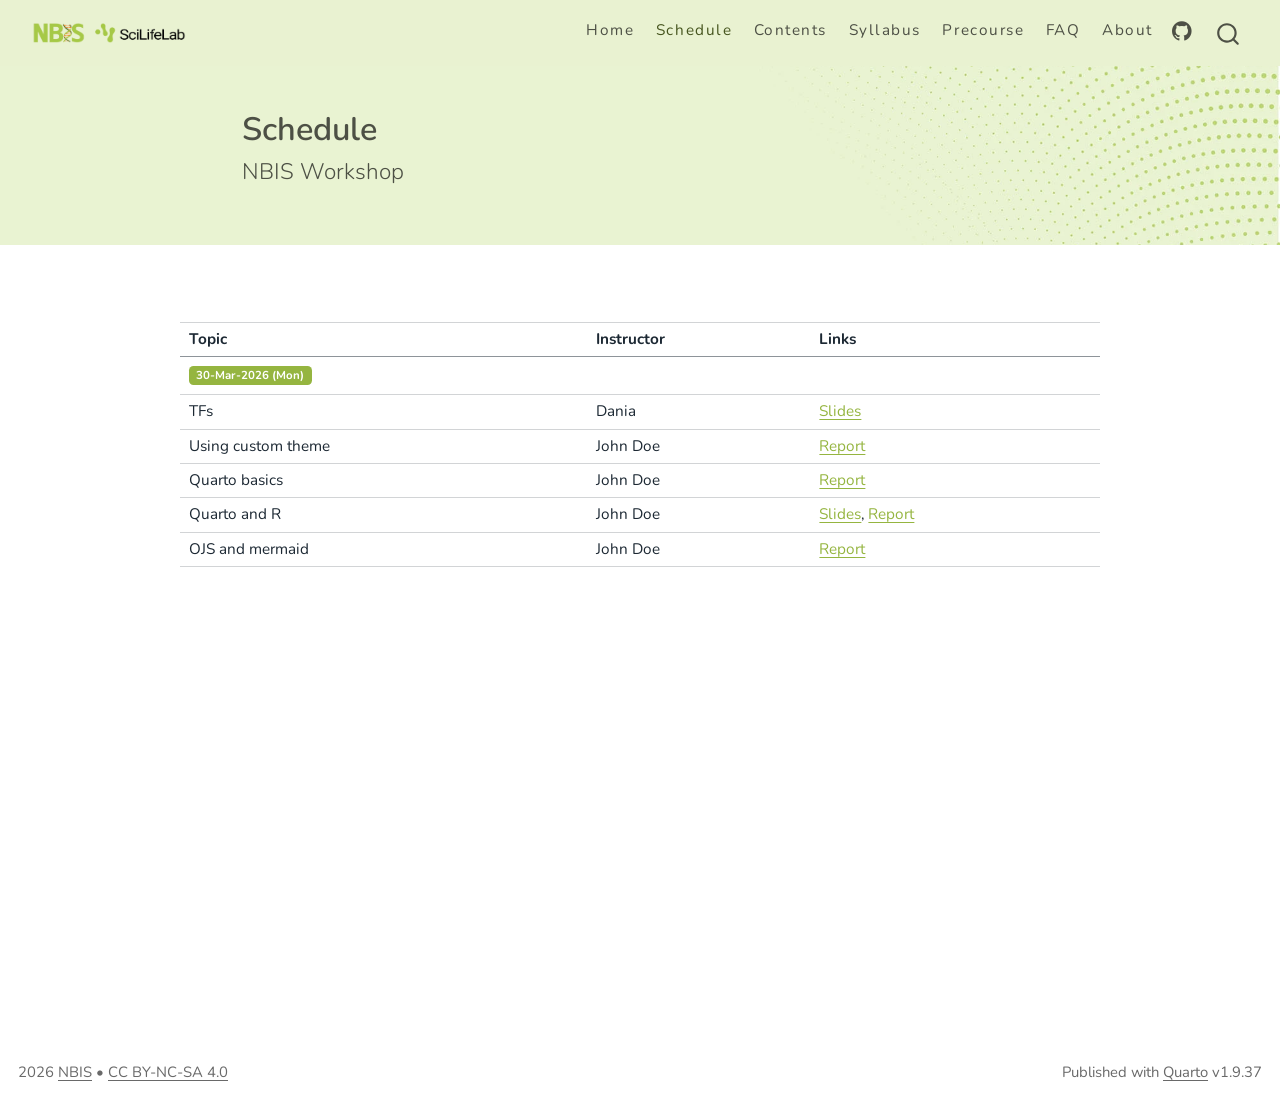
<file: home_schedule.html>
<!DOCTYPE html>
<html xmlns="http://www.w3.org/1999/xhtml" lang="en" xml:lang="en"><head>

<meta charset="utf-8">
<meta name="generator" content="quarto-1.9.37">

<meta name="viewport" content="width=device-width, initial-scale=1.0, user-scalable=yes">


<title>Schedule</title>
<style>
/* Default styles provided by pandoc.
** See https://pandoc.org/MANUAL.html#variables-for-html for config info.
*/
code{white-space: pre-wrap;}
span.smallcaps{font-variant: small-caps;}
div.columns{display: flex; gap: min(4vw, 1.5em);}
div.column{flex: auto; overflow-x: auto;}
div.hanging-indent{margin-left: 1.5em; text-indent: -1.5em;}
ul.task-list{list-style: none;}
ul.task-list li input[type="checkbox"] {
  width: 0.8em;
  margin: 0 0.8em 0.2em -1em; /* quarto-specific, see https://github.com/quarto-dev/quarto-cli/issues/4556 */ 
  vertical-align: middle;
}
</style>


<script src="site_libs/quarto-nav/quarto-nav.js"></script>
<script src="site_libs/quarto-nav/headroom.min.js"></script>
<script src="site_libs/clipboard/clipboard.min.js"></script>
<script src="site_libs/quarto-search/autocomplete.umd.js"></script>
<script src="site_libs/quarto-search/fuse.min.js"></script>
<script src="site_libs/quarto-search/quarto-search.js"></script>
<meta name="quarto:offset" content="./">
<link href="./assets/favicon.png" rel="icon" type="image/png">
<script src="site_libs/quarto-html/quarto.js" type="module"></script>
<script src="site_libs/quarto-html/tabsets/tabsets.js" type="module"></script>
<script src="site_libs/quarto-html/popper.min.js"></script>
<script src="site_libs/quarto-html/tippy.umd.min.js"></script>
<script src="site_libs/quarto-html/anchor.min.js"></script>
<link href="site_libs/quarto-html/tippy.css" rel="stylesheet">
<link href="site_libs/quarto-html/quarto-syntax-highlighting-f192b606b6c103a7696b9e51301a379f.css" rel="stylesheet" id="quarto-text-highlighting-styles">
<script src="site_libs/bootstrap/bootstrap.min.js"></script>
<link href="site_libs/bootstrap/bootstrap-icons.css" rel="stylesheet">
<link href="site_libs/bootstrap/bootstrap-edb1ca5fbd2b4e4a9c50cb0d1a9f7868.min.css" rel="stylesheet" append-hash="true" id="quarto-bootstrap" data-mode="light">
<script id="quarto-search-options" type="application/json">{
  "location": "navbar",
  "copy-button": false,
  "collapse-after": 3,
  "panel-placement": "end",
  "type": "overlay",
  "limit": 50,
  "keyboard-shortcut": [
    "f",
    "/",
    "s"
  ],
  "show-item-context": false,
  "language": {
    "search-no-results-text": "No results",
    "search-matching-documents-text": "matching documents",
    "search-copy-link-title": "Copy link to search",
    "search-hide-matches-text": "Hide additional matches",
    "search-more-match-text": "more match in this document",
    "search-more-matches-text": "more matches in this document",
    "search-clear-button-title": "Clear",
    "search-text-placeholder": "",
    "search-detached-cancel-button-title": "Cancel",
    "search-submit-button-title": "Submit",
    "search-label": "Search"
  }
}</script>
<style>html{ scroll-behavior: smooth; }</style>
<style>

      .quarto-title-block .quarto-title-banner {
        background-image: url(assets/images/banner.webp);
background-size: cover;
      }
</style>
<link rel="preconnect" href="https://fonts.googleapis.com">
<link rel="preconnect" href="https://fonts.gstatic.com" crossorigin="">
<link href="https://fonts.googleapis.com/css2?family=Fira+Mono:wght@400;500;700&amp;family=Nunito:ital,wght@0,200..700;1,200..700&amp;display=swap" rel="stylesheet">
  


<meta property="og:title" content="Schedule">
<meta property="og:description" content="NBIS Workshop">
<meta property="og:image" content="https://nbisweden.github.io/workshop-epigenomics-bulk-sc/assets/images/featured.webp">
</head>

<body class="nav-fixed fullcontent quarto-light">

<div id="quarto-search-results"></div>
  <header id="quarto-header" class="headroom fixed-top quarto-banner">
    <nav class="navbar navbar-expand-lg " data-bs-theme="dark">
      <div class="navbar-container container-fluid">
      <div class="navbar-brand-container mx-auto">
    <a href="./index.html" class="navbar-brand navbar-brand-logo">
    <img src="./assets/logos/nbis-scilifelab.webp" alt="logo" class="navbar-logo light-content">
    <img src="./assets/logos/nbis-scilifelab.webp" alt="logo" class="navbar-logo dark-content">
    </a>
  </div>
            <div id="quarto-search" class="" title="Search"></div>
          <button class="navbar-toggler" type="button" data-bs-toggle="collapse" data-bs-target="#navbarCollapse" aria-controls="navbarCollapse" role="menu" aria-expanded="false" aria-label="Toggle navigation" onclick="if (window.quartoToggleHeadroom) { window.quartoToggleHeadroom(); }">
  <span class="navbar-toggler-icon"></span>
</button>
          <div class="collapse navbar-collapse" id="navbarCollapse">
            <ul class="navbar-nav navbar-nav-scroll ms-auto">
  <li class="nav-item">
    <a class="nav-link" href="./index.html"> 
<span class="menu-text">Home</span></a>
  </li>  
  <li class="nav-item">
    <a class="nav-link active" href="./home_schedule.html" aria-current="page"> 
<span class="menu-text">Schedule</span></a>
  </li>  
  <li class="nav-item">
    <a class="nav-link" href="./home_contents.html"> 
<span class="menu-text">Contents</span></a>
  </li>  
  <li class="nav-item">
    <a class="nav-link" href="./home_syllabus.html"> 
<span class="menu-text">Syllabus</span></a>
  </li>  
  <li class="nav-item">
    <a class="nav-link" href="./home_precourse.html"> 
<span class="menu-text">Precourse</span></a>
  </li>  
  <li class="nav-item">
    <a class="nav-link" href="./home_faq.html"> 
<span class="menu-text">FAQ</span></a>
  </li>  
  <li class="nav-item">
    <a class="nav-link" href="./home_about.html"> 
<span class="menu-text">About</span></a>
  </li>  
  <li class="nav-item compact">
    <a class="nav-link" href="https://github.com/NBISweden/workshop-epigenomics-bulk-sc/"> <i class="bi bi-github" role="img" aria-label="GitHub">
</i> 
<span class="menu-text"></span></a>
  </li>  
</ul>
          </div> <!-- /navcollapse -->
            <div class="quarto-navbar-tools">
</div>
      </div> <!-- /container-fluid -->
    </nav>
</header>
<!-- content -->
<header id="title-block-header" class="quarto-title-block default page-columns page-full">
  <div class="quarto-title-banner page-columns page-full">
    <div class="quarto-title column-body">
      <h1 class="title">Schedule</h1>
            <p class="subtitle lead">NBIS Workshop</p>
                      </div>
  </div>
    
  
  <div class="quarto-title-meta">

      
    
      
    </div>
    
  
  </header><div id="quarto-content" class="quarto-container page-columns page-rows-contents page-layout-article page-navbar">
<!-- sidebar -->
<!-- margin-sidebar -->
    
<!-- main -->
<main class="content quarto-banner-title-block page-columns page-full" id="quarto-document-content">






<div class="contents-table column-body-outset">
<table class="caption-top table">
<thead>
<tr class="header">
<th>Topic</th>
<th>Instructor</th>
<th>Links</th>
</tr>
</thead>
<tbody>
<tr class="odd">
<td><span class="badge badge-primary">30-Mar-2026 (Mon)</span></td>
<td></td>
<td></td>
</tr>
<tr class="even">
<td>TFs</td>
<td>Dania</td>
<td><a href="presentations/TFs/TFslides.pdf">Slides</a></td>
</tr>
<tr class="odd">
<td>Using custom theme</td>
<td>John Doe</td>
<td><a href="reports/usage/index.html">Report</a></td>
</tr>
<tr class="even">
<td>Quarto basics</td>
<td>John Doe</td>
<td><a href="reports/demo/index.html">Report</a></td>
</tr>
<tr class="odd">
<td>Quarto and R</td>
<td>John Doe</td>
<td><a href="slides/demo/index.html">Slides</a>, <a href="reports/demo-with-r/index.html">Report</a></td>
</tr>
<tr class="even">
<td>OJS and mermaid</td>
<td>John Doe</td>
<td><a href="reports/more/index.html">Report</a></td>
</tr>
</tbody>
</table>
</div>



</main> <!-- /main -->
<script id="quarto-html-after-body" type="application/javascript">
  window.document.addEventListener("DOMContentLoaded", function (event) {
    const icon = "";
    const anchorJS = new window.AnchorJS();
    anchorJS.options = {
      placement: 'right',
      icon: icon
    };
    anchorJS.add('.anchored');
    const isCodeAnnotation = (el) => {
      for (const clz of el.classList) {
        if (clz.startsWith('code-annotation-')) {                     
          return true;
        }
      }
      return false;
    }
    const onCopySuccess = function(e) {
      // button target
      const button = e.trigger;
      // don't keep focus
      button.blur();
      // flash "checked"
      button.classList.add('code-copy-button-checked');
      var currentTitle = button.getAttribute("title");
      button.setAttribute("title", "Copied!");
      let tooltip;
      if (window.bootstrap) {
        button.setAttribute("data-bs-toggle", "tooltip");
        button.setAttribute("data-bs-placement", "left");
        button.setAttribute("data-bs-title", "Copied!");
        tooltip = new bootstrap.Tooltip(button, 
          { trigger: "manual", 
            customClass: "code-copy-button-tooltip",
            offset: [0, -8]});
        tooltip.show();    
      }
      setTimeout(function() {
        if (tooltip) {
          tooltip.hide();
          button.removeAttribute("data-bs-title");
          button.removeAttribute("data-bs-toggle");
          button.removeAttribute("data-bs-placement");
        }
        button.setAttribute("title", currentTitle);
        button.classList.remove('code-copy-button-checked');
      }, 1000);
      // clear code selection
      e.clearSelection();
    }
    const getTextToCopy = function(trigger) {
      const outerScaffold = trigger.parentElement.cloneNode(true);
      const codeEl = outerScaffold.querySelector('code');
      for (const childEl of codeEl.children) {
        if (isCodeAnnotation(childEl)) {
          childEl.remove();
        }
      }
      return codeEl.innerText;
    }
    const clipboard = new window.ClipboardJS('.code-copy-button:not([data-in-quarto-modal])', {
      text: getTextToCopy
    });
    clipboard.on('success', onCopySuccess);
    if (window.document.getElementById('quarto-embedded-source-code-modal')) {
      const clipboardModal = new window.ClipboardJS('.code-copy-button[data-in-quarto-modal]', {
        text: getTextToCopy,
        container: window.document.getElementById('quarto-embedded-source-code-modal')
      });
      clipboardModal.on('success', onCopySuccess);
    }
      var localhostRegex = new RegExp(/^(?:http|https):\/\/localhost\:?[0-9]*\//);
      var mailtoRegex = new RegExp(/^mailto:/);
        var filterRegex = new RegExp("https:\/\/nbisweden\.github\.io\/workshop-epigenomics-bulk-sc\/");
      var isInternal = (href) => {
          return filterRegex.test(href) || localhostRegex.test(href) || mailtoRegex.test(href);
      }
      // Inspect non-navigation links and adorn them if external
     var links = window.document.querySelectorAll('a[href]:not(.nav-link):not(.navbar-brand):not(.toc-action):not(.sidebar-link):not(.sidebar-item-toggle):not(.pagination-link):not(.no-external):not([aria-hidden]):not(.dropdown-item):not(.quarto-navigation-tool):not(.about-link)');
      for (var i=0; i<links.length; i++) {
        const link = links[i];
        if (!isInternal(link.href)) {
          // undo the damage that might have been done by quarto-nav.js in the case of
          // links that we want to consider external
          if (link.dataset.originalHref !== undefined) {
            link.href = link.dataset.originalHref;
          }
        }
      }
    function tippyHover(el, contentFn, onTriggerFn, onUntriggerFn) {
      const config = {
        allowHTML: true,
        maxWidth: 500,
        delay: 100,
        arrow: false,
        appendTo: function(el) {
            return el.parentElement;
        },
        interactive: true,
        interactiveBorder: 10,
        theme: 'quarto',
        placement: 'bottom-start',
      };
      if (contentFn) {
        config.content = contentFn;
      }
      if (onTriggerFn) {
        config.onTrigger = onTriggerFn;
      }
      if (onUntriggerFn) {
        config.onUntrigger = onUntriggerFn;
      }
      window.tippy(el, config); 
    }
    const noterefs = window.document.querySelectorAll('a[role="doc-noteref"]');
    for (var i=0; i<noterefs.length; i++) {
      const ref = noterefs[i];
      tippyHover(ref, function() {
        // use id or data attribute instead here
        let href = ref.getAttribute('data-footnote-href') || ref.getAttribute('href');
        try { href = new URL(href).hash; } catch {}
        const id = href.replace(/^#\/?/, "");
        const note = window.document.getElementById(id);
        if (note) {
          return note.innerHTML;
        } else {
          return "";
        }
      });
    }
    const xrefs = window.document.querySelectorAll('a.quarto-xref');
    const processXRef = (id, note) => {
      // Strip column container classes
      const stripColumnClz = (el) => {
        el.classList.remove("page-full", "page-columns");
        if (el.children) {
          for (const child of el.children) {
            stripColumnClz(child);
          }
        }
      }
      stripColumnClz(note)
      if (id === null || id.startsWith('sec-')) {
        // Special case sections, only their first couple elements
        const container = document.createElement("div");
        if (note.children && note.children.length > 2) {
          container.appendChild(note.children[0].cloneNode(true));
          for (let i = 1; i < note.children.length; i++) {
            const child = note.children[i];
            if (child.tagName === "P" && child.innerText === "") {
              continue;
            } else {
              container.appendChild(child.cloneNode(true));
              break;
            }
          }
          if (window.Quarto?.typesetMath) {
            window.Quarto.typesetMath(container);
          }
          return container.innerHTML
        } else {
          if (window.Quarto?.typesetMath) {
            window.Quarto.typesetMath(note);
          }
          return note.innerHTML;
        }
      } else {
        // Remove any anchor links if they are present
        const anchorLink = note.querySelector('a.anchorjs-link');
        if (anchorLink) {
          anchorLink.remove();
        }
        if (window.Quarto?.typesetMath) {
          window.Quarto.typesetMath(note);
        }
        if (note.classList.contains("callout")) {
          return note.outerHTML;
        } else {
          return note.innerHTML;
        }
      }
    }
    for (var i=0; i<xrefs.length; i++) {
      const xref = xrefs[i];
      tippyHover(xref, undefined, function(instance) {
        instance.disable();
        let url = xref.getAttribute('href');
        let hash = undefined; 
        if (url.startsWith('#')) {
          hash = url;
        } else {
          try { hash = new URL(url).hash; } catch {}
        }
        if (hash) {
          const id = hash.replace(/^#\/?/, "");
          const note = window.document.getElementById(id);
          if (note !== null) {
            try {
              const html = processXRef(id, note.cloneNode(true));
              instance.setContent(html);
            } finally {
              instance.enable();
              instance.show();
            }
          } else {
            // See if we can fetch this
            fetch(url.split('#')[0])
            .then(res => res.text())
            .then(html => {
              const parser = new DOMParser();
              const htmlDoc = parser.parseFromString(html, "text/html");
              const note = htmlDoc.getElementById(id);
              if (note !== null) {
                const html = processXRef(id, note);
                instance.setContent(html);
              } 
            }).finally(() => {
              instance.enable();
              instance.show();
            });
          }
        } else {
          // See if we can fetch a full url (with no hash to target)
          // This is a special case and we should probably do some content thinning / targeting
          fetch(url)
          .then(res => res.text())
          .then(html => {
            const parser = new DOMParser();
            const htmlDoc = parser.parseFromString(html, "text/html");
            const note = htmlDoc.querySelector('main.content');
            if (note !== null) {
              // This should only happen for chapter cross references
              // (since there is no id in the URL)
              // remove the first header
              if (note.children.length > 0 && note.children[0].tagName === "HEADER") {
                note.children[0].remove();
              }
              const html = processXRef(null, note);
              instance.setContent(html);
            } 
          }).finally(() => {
            instance.enable();
            instance.show();
          });
        }
      }, function(instance) {
      });
    }
        let selectedAnnoteEl;
        const selectorForAnnotation = ( cell, annotation) => {
          let cellAttr = 'data-code-cell="' + cell + '"';
          let lineAttr = 'data-code-annotation="' +  annotation + '"';
          const selector = 'span[' + cellAttr + '][' + lineAttr + ']';
          return selector;
        }
        const selectCodeLines = (annoteEl) => {
          const doc = window.document;
          const targetCell = annoteEl.getAttribute("data-target-cell");
          const targetAnnotation = annoteEl.getAttribute("data-target-annotation");
          const annoteSpan = window.document.querySelector(selectorForAnnotation(targetCell, targetAnnotation));
          const lines = annoteSpan.getAttribute("data-code-lines").split(",");
          const lineIds = lines.map((line) => {
            return targetCell + "-" + line;
          })
          let top = null;
          let height = null;
          let parent = null;
          if (lineIds.length > 0) {
              //compute the position of the single el (top and bottom and make a div)
              const el = window.document.getElementById(lineIds[0]);
              top = el.offsetTop;
              height = el.offsetHeight;
              parent = el.parentElement.parentElement;
            if (lineIds.length > 1) {
              const lastEl = window.document.getElementById(lineIds[lineIds.length - 1]);
              const bottom = lastEl.offsetTop + lastEl.offsetHeight;
              height = bottom - top;
            }
            if (top !== null && height !== null && parent !== null) {
              // cook up a div (if necessary) and position it 
              let div = window.document.getElementById("code-annotation-line-highlight");
              if (div === null) {
                div = window.document.createElement("div");
                div.setAttribute("id", "code-annotation-line-highlight");
                div.style.position = 'absolute';
                parent.appendChild(div);
              }
              div.style.top = top - 2 + "px";
              div.style.height = height + 4 + "px";
              div.style.left = 0;
              let gutterDiv = window.document.getElementById("code-annotation-line-highlight-gutter");
              if (gutterDiv === null) {
                gutterDiv = window.document.createElement("div");
                gutterDiv.setAttribute("id", "code-annotation-line-highlight-gutter");
                gutterDiv.style.position = 'absolute';
                const codeCell = window.document.getElementById(targetCell);
                const gutter = codeCell.querySelector('.code-annotation-gutter');
                gutter.appendChild(gutterDiv);
              }
              gutterDiv.style.top = top - 2 + "px";
              gutterDiv.style.height = height + 4 + "px";
            }
            selectedAnnoteEl = annoteEl;
          }
        };
        const unselectCodeLines = () => {
          const elementsIds = ["code-annotation-line-highlight", "code-annotation-line-highlight-gutter"];
          elementsIds.forEach((elId) => {
            const div = window.document.getElementById(elId);
            if (div) {
              div.remove();
            }
          });
          selectedAnnoteEl = undefined;
        };
          // Handle positioning of the toggle
      window.addEventListener(
        "resize",
        throttle(() => {
          elRect = undefined;
          if (selectedAnnoteEl) {
            selectCodeLines(selectedAnnoteEl);
          }
        }, 10)
      );
      function throttle(fn, ms) {
      let throttle = false;
      let timer;
        return (...args) => {
          if(!throttle) { // first call gets through
              fn.apply(this, args);
              throttle = true;
          } else { // all the others get throttled
              if(timer) clearTimeout(timer); // cancel #2
              timer = setTimeout(() => {
                fn.apply(this, args);
                timer = throttle = false;
              }, ms);
          }
        };
      }
        // Attach click handler to the DT
        const annoteDls = window.document.querySelectorAll('dt[data-target-cell]');
        for (const annoteDlNode of annoteDls) {
          annoteDlNode.addEventListener('click', (event) => {
            const clickedEl = event.target;
            if (clickedEl !== selectedAnnoteEl) {
              unselectCodeLines();
              const activeEl = window.document.querySelector('dt[data-target-cell].code-annotation-active');
              if (activeEl) {
                activeEl.classList.remove('code-annotation-active');
              }
              selectCodeLines(clickedEl);
              clickedEl.classList.add('code-annotation-active');
            } else {
              // Unselect the line
              unselectCodeLines();
              clickedEl.classList.remove('code-annotation-active');
            }
          });
        }
    const findCites = (el) => {
      const parentEl = el.parentElement;
      if (parentEl) {
        const cites = parentEl.dataset.cites;
        if (cites) {
          return {
            el,
            cites: cites.split(' ')
          };
        } else {
          return findCites(el.parentElement)
        }
      } else {
        return undefined;
      }
    };
    var bibliorefs = window.document.querySelectorAll('a[role="doc-biblioref"]');
    for (var i=0; i<bibliorefs.length; i++) {
      const ref = bibliorefs[i];
      const citeInfo = findCites(ref);
      if (citeInfo) {
        tippyHover(citeInfo.el, function() {
          var popup = window.document.createElement('div');
          citeInfo.cites.forEach(function(cite) {
            var citeDiv = window.document.createElement('div');
            citeDiv.classList.add('hanging-indent');
            citeDiv.classList.add('csl-entry');
            var biblioDiv = window.document.getElementById('ref-' + cite);
            if (biblioDiv) {
              citeDiv.innerHTML = biblioDiv.innerHTML;
            }
            popup.appendChild(citeDiv);
          });
          return popup.innerHTML;
        });
      }
    }
  });
  </script>
</div> <!-- /content -->
<footer class="footer">
  <div class="nav-footer">
    <div class="nav-footer-left">
<p>2026 <a href="https://nbis.se">NBIS</a> • <a href="https://creativecommons.org/licenses/by-nc-sa/4.0/">CC BY-NC-SA 4.0</a></p>
</div>   
    <div class="nav-footer-center">
      &nbsp;
    </div>
    <div class="nav-footer-right">
<p>Published with <a href="https://quarto.org/">Quarto</a> v1.9.37</p>
</div>
  </div>
</footer>




<script src="site_libs/quarto-html/zenscroll-min.js"></script>
</body></html>
</file>
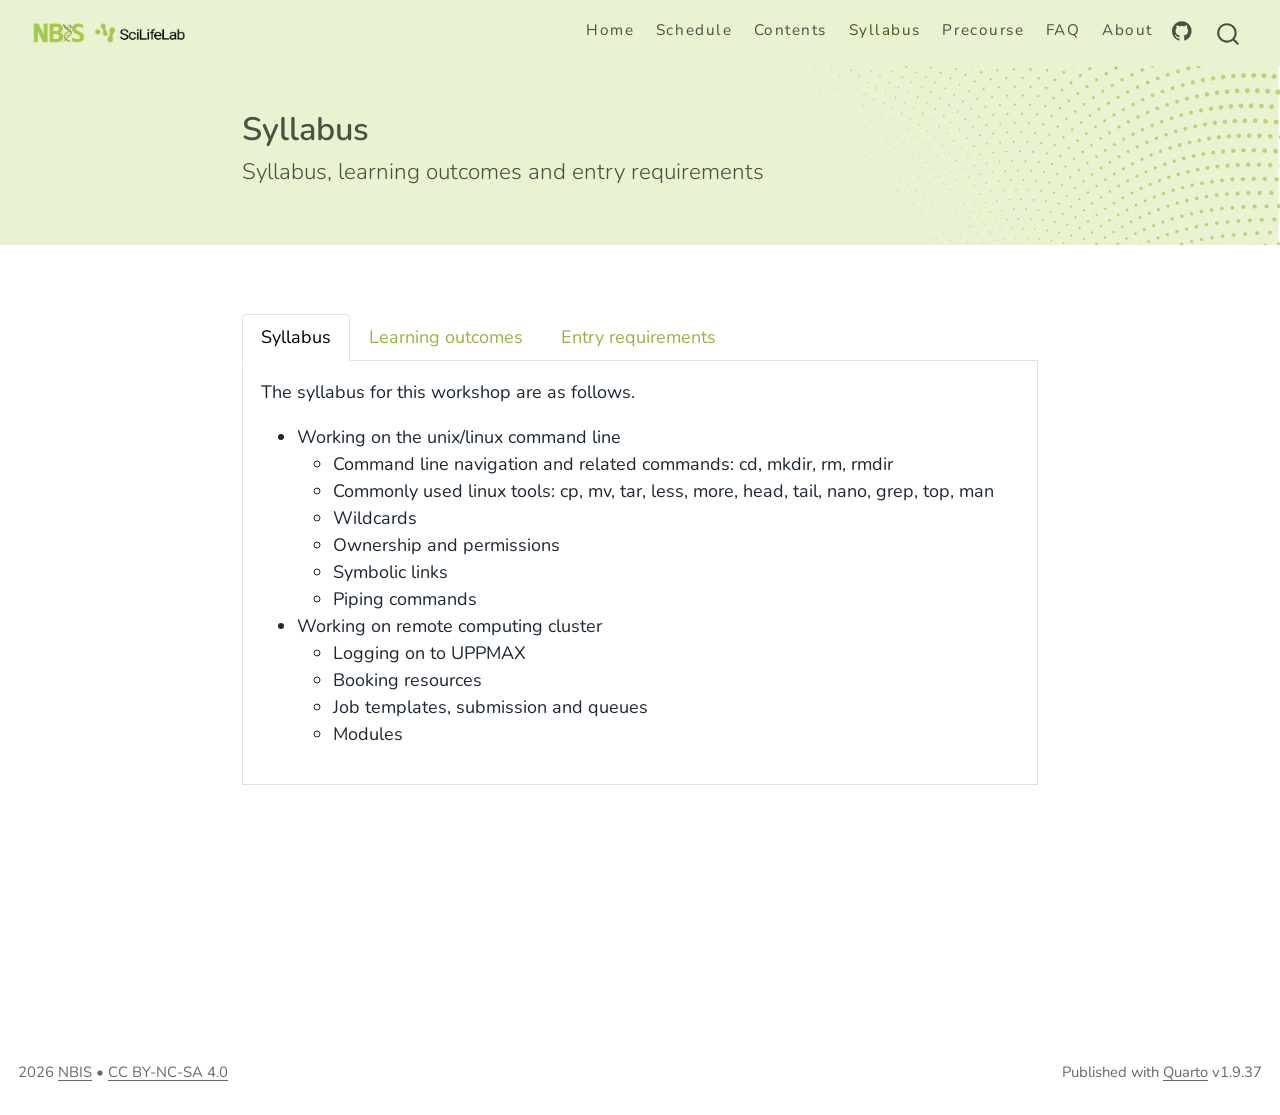
<file: home_syllabus.html>
<!DOCTYPE html>
<html xmlns="http://www.w3.org/1999/xhtml" lang="en" xml:lang="en"><head>

<meta charset="utf-8">
<meta name="generator" content="quarto-1.9.37">

<meta name="viewport" content="width=device-width, initial-scale=1.0, user-scalable=yes">


<title>Syllabus</title>
<style>
/* Default styles provided by pandoc.
** See https://pandoc.org/MANUAL.html#variables-for-html for config info.
*/
code{white-space: pre-wrap;}
span.smallcaps{font-variant: small-caps;}
div.columns{display: flex; gap: min(4vw, 1.5em);}
div.column{flex: auto; overflow-x: auto;}
div.hanging-indent{margin-left: 1.5em; text-indent: -1.5em;}
ul.task-list{list-style: none;}
ul.task-list li input[type="checkbox"] {
  width: 0.8em;
  margin: 0 0.8em 0.2em -1em; /* quarto-specific, see https://github.com/quarto-dev/quarto-cli/issues/4556 */ 
  vertical-align: middle;
}
</style>


<script src="site_libs/quarto-nav/quarto-nav.js"></script>
<script src="site_libs/quarto-nav/headroom.min.js"></script>
<script src="site_libs/clipboard/clipboard.min.js"></script>
<script src="site_libs/quarto-search/autocomplete.umd.js"></script>
<script src="site_libs/quarto-search/fuse.min.js"></script>
<script src="site_libs/quarto-search/quarto-search.js"></script>
<meta name="quarto:offset" content="./">
<link href="./assets/favicon.png" rel="icon" type="image/png">
<script src="site_libs/quarto-html/quarto.js" type="module"></script>
<script src="site_libs/quarto-html/tabsets/tabsets.js" type="module"></script>
<script src="site_libs/quarto-html/popper.min.js"></script>
<script src="site_libs/quarto-html/tippy.umd.min.js"></script>
<script src="site_libs/quarto-html/anchor.min.js"></script>
<link href="site_libs/quarto-html/tippy.css" rel="stylesheet">
<link href="site_libs/quarto-html/quarto-syntax-highlighting-f192b606b6c103a7696b9e51301a379f.css" rel="stylesheet" id="quarto-text-highlighting-styles">
<script src="site_libs/bootstrap/bootstrap.min.js"></script>
<link href="site_libs/bootstrap/bootstrap-icons.css" rel="stylesheet">
<link href="site_libs/bootstrap/bootstrap-edb1ca5fbd2b4e4a9c50cb0d1a9f7868.min.css" rel="stylesheet" append-hash="true" id="quarto-bootstrap" data-mode="light">
<script id="quarto-search-options" type="application/json">{
  "location": "navbar",
  "copy-button": false,
  "collapse-after": 3,
  "panel-placement": "end",
  "type": "overlay",
  "limit": 50,
  "keyboard-shortcut": [
    "f",
    "/",
    "s"
  ],
  "show-item-context": false,
  "language": {
    "search-no-results-text": "No results",
    "search-matching-documents-text": "matching documents",
    "search-copy-link-title": "Copy link to search",
    "search-hide-matches-text": "Hide additional matches",
    "search-more-match-text": "more match in this document",
    "search-more-matches-text": "more matches in this document",
    "search-clear-button-title": "Clear",
    "search-text-placeholder": "",
    "search-detached-cancel-button-title": "Cancel",
    "search-submit-button-title": "Submit",
    "search-label": "Search"
  }
}</script>
<style>html{ scroll-behavior: smooth; }</style>
<style>

      .quarto-title-block .quarto-title-banner {
        background-image: url(assets/images/banner.webp);
background-size: cover;
      }
</style>
<link rel="preconnect" href="https://fonts.googleapis.com">
<link rel="preconnect" href="https://fonts.gstatic.com" crossorigin="">
<link href="https://fonts.googleapis.com/css2?family=Fira+Mono:wght@400;500;700&amp;family=Nunito:ital,wght@0,200..700;1,200..700&amp;display=swap" rel="stylesheet">
  


<meta property="og:title" content="Syllabus">
<meta property="og:description" content="Syllabus, learning outcomes and entry requirements">
<meta property="og:image" content="https://nbisweden.github.io/workshop-epigenomics-bulk-sc/assets/images/featured.webp">
</head>

<body class="nav-fixed fullcontent quarto-light">

<div id="quarto-search-results"></div>
  <header id="quarto-header" class="headroom fixed-top quarto-banner">
    <nav class="navbar navbar-expand-lg " data-bs-theme="dark">
      <div class="navbar-container container-fluid">
      <div class="navbar-brand-container mx-auto">
    <a href="./index.html" class="navbar-brand navbar-brand-logo">
    <img src="./assets/logos/nbis-scilifelab.webp" alt="logo" class="navbar-logo light-content">
    <img src="./assets/logos/nbis-scilifelab.webp" alt="logo" class="navbar-logo dark-content">
    </a>
  </div>
            <div id="quarto-search" class="" title="Search"></div>
          <button class="navbar-toggler" type="button" data-bs-toggle="collapse" data-bs-target="#navbarCollapse" aria-controls="navbarCollapse" role="menu" aria-expanded="false" aria-label="Toggle navigation" onclick="if (window.quartoToggleHeadroom) { window.quartoToggleHeadroom(); }">
  <span class="navbar-toggler-icon"></span>
</button>
          <div class="collapse navbar-collapse" id="navbarCollapse">
            <ul class="navbar-nav navbar-nav-scroll ms-auto">
  <li class="nav-item">
    <a class="nav-link" href="./index.html"> 
<span class="menu-text">Home</span></a>
  </li>  
  <li class="nav-item">
    <a class="nav-link" href="./home_schedule.html"> 
<span class="menu-text">Schedule</span></a>
  </li>  
  <li class="nav-item">
    <a class="nav-link" href="./home_contents.html"> 
<span class="menu-text">Contents</span></a>
  </li>  
  <li class="nav-item">
    <a class="nav-link active" href="./home_syllabus.html" aria-current="page"> 
<span class="menu-text">Syllabus</span></a>
  </li>  
  <li class="nav-item">
    <a class="nav-link" href="./home_precourse.html"> 
<span class="menu-text">Precourse</span></a>
  </li>  
  <li class="nav-item">
    <a class="nav-link" href="./home_faq.html"> 
<span class="menu-text">FAQ</span></a>
  </li>  
  <li class="nav-item">
    <a class="nav-link" href="./home_about.html"> 
<span class="menu-text">About</span></a>
  </li>  
  <li class="nav-item compact">
    <a class="nav-link" href="https://github.com/NBISweden/workshop-epigenomics-bulk-sc/"> <i class="bi bi-github" role="img" aria-label="GitHub">
</i> 
<span class="menu-text"></span></a>
  </li>  
</ul>
          </div> <!-- /navcollapse -->
            <div class="quarto-navbar-tools">
</div>
      </div> <!-- /container-fluid -->
    </nav>
</header>
<!-- content -->
<header id="title-block-header" class="quarto-title-block default page-columns page-full">
  <div class="quarto-title-banner page-columns page-full">
    <div class="quarto-title column-body">
      <h1 class="title">Syllabus</h1>
            <p class="subtitle lead">Syllabus, learning outcomes and entry requirements</p>
                      </div>
  </div>
    
  
  <div class="quarto-title-meta">

      
    
      
    </div>
    
  
  </header><div id="quarto-content" class="quarto-container page-columns page-rows-contents page-layout-article page-navbar">
<!-- sidebar -->
<!-- margin-sidebar -->
    
<!-- main -->
<main class="content quarto-banner-title-block" id="quarto-document-content">






<div class="tabset-margin-container"></div><div class="panel-tabset">
<ul class="nav nav-tabs" role="tablist"><li class="nav-item" role="presentation"><a class="nav-link active" id="tabset-1-1-tab" data-bs-toggle="tab" data-bs-target="#tabset-1-1" role="tab" aria-controls="tabset-1-1" aria-selected="true" href="">Syllabus</a></li><li class="nav-item" role="presentation"><a class="nav-link" id="tabset-1-2-tab" data-bs-toggle="tab" data-bs-target="#tabset-1-2" role="tab" aria-controls="tabset-1-2" aria-selected="false" href="">Learning outcomes</a></li><li class="nav-item" role="presentation"><a class="nav-link" id="tabset-1-3-tab" data-bs-toggle="tab" data-bs-target="#tabset-1-3" role="tab" aria-controls="tabset-1-3" aria-selected="false" href="">Entry requirements</a></li></ul>
<div class="tab-content">
<div id="tabset-1-1" class="tab-pane active" role="tabpanel" aria-labelledby="tabset-1-1-tab">
<p>The syllabus for this workshop are as follows.</p>
<ul>
<li>Working on the unix/linux command line
<ul>
<li>Command line navigation and related commands: cd, mkdir, rm, rmdir</li>
<li>Commonly used linux tools: cp, mv, tar, less, more, head, tail, nano, grep, top, man</li>
<li>Wildcards</li>
<li>Ownership and permissions</li>
<li>Symbolic links</li>
<li>Piping commands</li>
</ul></li>
<li>Working on remote computing cluster
<ul>
<li>Logging on to UPPMAX</li>
<li>Booking resources</li>
<li>Job templates, submission and queues</li>
<li>Modules</li>
</ul></li>
</ul>
</div>
<div id="tabset-1-2" class="tab-pane" role="tabpanel" aria-labelledby="tabset-1-2-tab">
<p>After this workshop you should be able to:</p>
<ul>
<li>Describe the basic principles of next generation sequencing.</li>
<li>Use the Linux command line interface to manage simple file processing operations, and organise directory structures.</li>
<li>Connect to and work on a remote compute cluster.</li>
<li>Apply programs in Linux for analysis of NGS data.</li>
</ul>
</div>
<div id="tabset-1-3" class="tab-pane" role="tabpanel" aria-labelledby="tabset-1-3-tab">
<ul>
<li>This is a national course open to PhD students, postdocs, group leaders and core facility staff.</li>
<li>A background in genetics, cell biology, biomedicine, biochemistry, bioinformatics or comparable is desirable.</li>
</ul>
</div>
</div>
</div>



</main> <!-- /main -->
<script id="quarto-html-after-body" type="application/javascript">
  window.document.addEventListener("DOMContentLoaded", function (event) {
    const icon = "";
    const anchorJS = new window.AnchorJS();
    anchorJS.options = {
      placement: 'right',
      icon: icon
    };
    anchorJS.add('.anchored');
    const isCodeAnnotation = (el) => {
      for (const clz of el.classList) {
        if (clz.startsWith('code-annotation-')) {                     
          return true;
        }
      }
      return false;
    }
    const onCopySuccess = function(e) {
      // button target
      const button = e.trigger;
      // don't keep focus
      button.blur();
      // flash "checked"
      button.classList.add('code-copy-button-checked');
      var currentTitle = button.getAttribute("title");
      button.setAttribute("title", "Copied!");
      let tooltip;
      if (window.bootstrap) {
        button.setAttribute("data-bs-toggle", "tooltip");
        button.setAttribute("data-bs-placement", "left");
        button.setAttribute("data-bs-title", "Copied!");
        tooltip = new bootstrap.Tooltip(button, 
          { trigger: "manual", 
            customClass: "code-copy-button-tooltip",
            offset: [0, -8]});
        tooltip.show();    
      }
      setTimeout(function() {
        if (tooltip) {
          tooltip.hide();
          button.removeAttribute("data-bs-title");
          button.removeAttribute("data-bs-toggle");
          button.removeAttribute("data-bs-placement");
        }
        button.setAttribute("title", currentTitle);
        button.classList.remove('code-copy-button-checked');
      }, 1000);
      // clear code selection
      e.clearSelection();
    }
    const getTextToCopy = function(trigger) {
      const outerScaffold = trigger.parentElement.cloneNode(true);
      const codeEl = outerScaffold.querySelector('code');
      for (const childEl of codeEl.children) {
        if (isCodeAnnotation(childEl)) {
          childEl.remove();
        }
      }
      return codeEl.innerText;
    }
    const clipboard = new window.ClipboardJS('.code-copy-button:not([data-in-quarto-modal])', {
      text: getTextToCopy
    });
    clipboard.on('success', onCopySuccess);
    if (window.document.getElementById('quarto-embedded-source-code-modal')) {
      const clipboardModal = new window.ClipboardJS('.code-copy-button[data-in-quarto-modal]', {
        text: getTextToCopy,
        container: window.document.getElementById('quarto-embedded-source-code-modal')
      });
      clipboardModal.on('success', onCopySuccess);
    }
      var localhostRegex = new RegExp(/^(?:http|https):\/\/localhost\:?[0-9]*\//);
      var mailtoRegex = new RegExp(/^mailto:/);
        var filterRegex = new RegExp("https:\/\/nbisweden\.github\.io\/workshop-epigenomics-bulk-sc\/");
      var isInternal = (href) => {
          return filterRegex.test(href) || localhostRegex.test(href) || mailtoRegex.test(href);
      }
      // Inspect non-navigation links and adorn them if external
     var links = window.document.querySelectorAll('a[href]:not(.nav-link):not(.navbar-brand):not(.toc-action):not(.sidebar-link):not(.sidebar-item-toggle):not(.pagination-link):not(.no-external):not([aria-hidden]):not(.dropdown-item):not(.quarto-navigation-tool):not(.about-link)');
      for (var i=0; i<links.length; i++) {
        const link = links[i];
        if (!isInternal(link.href)) {
          // undo the damage that might have been done by quarto-nav.js in the case of
          // links that we want to consider external
          if (link.dataset.originalHref !== undefined) {
            link.href = link.dataset.originalHref;
          }
        }
      }
    function tippyHover(el, contentFn, onTriggerFn, onUntriggerFn) {
      const config = {
        allowHTML: true,
        maxWidth: 500,
        delay: 100,
        arrow: false,
        appendTo: function(el) {
            return el.parentElement;
        },
        interactive: true,
        interactiveBorder: 10,
        theme: 'quarto',
        placement: 'bottom-start',
      };
      if (contentFn) {
        config.content = contentFn;
      }
      if (onTriggerFn) {
        config.onTrigger = onTriggerFn;
      }
      if (onUntriggerFn) {
        config.onUntrigger = onUntriggerFn;
      }
      window.tippy(el, config); 
    }
    const noterefs = window.document.querySelectorAll('a[role="doc-noteref"]');
    for (var i=0; i<noterefs.length; i++) {
      const ref = noterefs[i];
      tippyHover(ref, function() {
        // use id or data attribute instead here
        let href = ref.getAttribute('data-footnote-href') || ref.getAttribute('href');
        try { href = new URL(href).hash; } catch {}
        const id = href.replace(/^#\/?/, "");
        const note = window.document.getElementById(id);
        if (note) {
          return note.innerHTML;
        } else {
          return "";
        }
      });
    }
    const xrefs = window.document.querySelectorAll('a.quarto-xref');
    const processXRef = (id, note) => {
      // Strip column container classes
      const stripColumnClz = (el) => {
        el.classList.remove("page-full", "page-columns");
        if (el.children) {
          for (const child of el.children) {
            stripColumnClz(child);
          }
        }
      }
      stripColumnClz(note)
      if (id === null || id.startsWith('sec-')) {
        // Special case sections, only their first couple elements
        const container = document.createElement("div");
        if (note.children && note.children.length > 2) {
          container.appendChild(note.children[0].cloneNode(true));
          for (let i = 1; i < note.children.length; i++) {
            const child = note.children[i];
            if (child.tagName === "P" && child.innerText === "") {
              continue;
            } else {
              container.appendChild(child.cloneNode(true));
              break;
            }
          }
          if (window.Quarto?.typesetMath) {
            window.Quarto.typesetMath(container);
          }
          return container.innerHTML
        } else {
          if (window.Quarto?.typesetMath) {
            window.Quarto.typesetMath(note);
          }
          return note.innerHTML;
        }
      } else {
        // Remove any anchor links if they are present
        const anchorLink = note.querySelector('a.anchorjs-link');
        if (anchorLink) {
          anchorLink.remove();
        }
        if (window.Quarto?.typesetMath) {
          window.Quarto.typesetMath(note);
        }
        if (note.classList.contains("callout")) {
          return note.outerHTML;
        } else {
          return note.innerHTML;
        }
      }
    }
    for (var i=0; i<xrefs.length; i++) {
      const xref = xrefs[i];
      tippyHover(xref, undefined, function(instance) {
        instance.disable();
        let url = xref.getAttribute('href');
        let hash = undefined; 
        if (url.startsWith('#')) {
          hash = url;
        } else {
          try { hash = new URL(url).hash; } catch {}
        }
        if (hash) {
          const id = hash.replace(/^#\/?/, "");
          const note = window.document.getElementById(id);
          if (note !== null) {
            try {
              const html = processXRef(id, note.cloneNode(true));
              instance.setContent(html);
            } finally {
              instance.enable();
              instance.show();
            }
          } else {
            // See if we can fetch this
            fetch(url.split('#')[0])
            .then(res => res.text())
            .then(html => {
              const parser = new DOMParser();
              const htmlDoc = parser.parseFromString(html, "text/html");
              const note = htmlDoc.getElementById(id);
              if (note !== null) {
                const html = processXRef(id, note);
                instance.setContent(html);
              } 
            }).finally(() => {
              instance.enable();
              instance.show();
            });
          }
        } else {
          // See if we can fetch a full url (with no hash to target)
          // This is a special case and we should probably do some content thinning / targeting
          fetch(url)
          .then(res => res.text())
          .then(html => {
            const parser = new DOMParser();
            const htmlDoc = parser.parseFromString(html, "text/html");
            const note = htmlDoc.querySelector('main.content');
            if (note !== null) {
              // This should only happen for chapter cross references
              // (since there is no id in the URL)
              // remove the first header
              if (note.children.length > 0 && note.children[0].tagName === "HEADER") {
                note.children[0].remove();
              }
              const html = processXRef(null, note);
              instance.setContent(html);
            } 
          }).finally(() => {
            instance.enable();
            instance.show();
          });
        }
      }, function(instance) {
      });
    }
        let selectedAnnoteEl;
        const selectorForAnnotation = ( cell, annotation) => {
          let cellAttr = 'data-code-cell="' + cell + '"';
          let lineAttr = 'data-code-annotation="' +  annotation + '"';
          const selector = 'span[' + cellAttr + '][' + lineAttr + ']';
          return selector;
        }
        const selectCodeLines = (annoteEl) => {
          const doc = window.document;
          const targetCell = annoteEl.getAttribute("data-target-cell");
          const targetAnnotation = annoteEl.getAttribute("data-target-annotation");
          const annoteSpan = window.document.querySelector(selectorForAnnotation(targetCell, targetAnnotation));
          const lines = annoteSpan.getAttribute("data-code-lines").split(",");
          const lineIds = lines.map((line) => {
            return targetCell + "-" + line;
          })
          let top = null;
          let height = null;
          let parent = null;
          if (lineIds.length > 0) {
              //compute the position of the single el (top and bottom and make a div)
              const el = window.document.getElementById(lineIds[0]);
              top = el.offsetTop;
              height = el.offsetHeight;
              parent = el.parentElement.parentElement;
            if (lineIds.length > 1) {
              const lastEl = window.document.getElementById(lineIds[lineIds.length - 1]);
              const bottom = lastEl.offsetTop + lastEl.offsetHeight;
              height = bottom - top;
            }
            if (top !== null && height !== null && parent !== null) {
              // cook up a div (if necessary) and position it 
              let div = window.document.getElementById("code-annotation-line-highlight");
              if (div === null) {
                div = window.document.createElement("div");
                div.setAttribute("id", "code-annotation-line-highlight");
                div.style.position = 'absolute';
                parent.appendChild(div);
              }
              div.style.top = top - 2 + "px";
              div.style.height = height + 4 + "px";
              div.style.left = 0;
              let gutterDiv = window.document.getElementById("code-annotation-line-highlight-gutter");
              if (gutterDiv === null) {
                gutterDiv = window.document.createElement("div");
                gutterDiv.setAttribute("id", "code-annotation-line-highlight-gutter");
                gutterDiv.style.position = 'absolute';
                const codeCell = window.document.getElementById(targetCell);
                const gutter = codeCell.querySelector('.code-annotation-gutter');
                gutter.appendChild(gutterDiv);
              }
              gutterDiv.style.top = top - 2 + "px";
              gutterDiv.style.height = height + 4 + "px";
            }
            selectedAnnoteEl = annoteEl;
          }
        };
        const unselectCodeLines = () => {
          const elementsIds = ["code-annotation-line-highlight", "code-annotation-line-highlight-gutter"];
          elementsIds.forEach((elId) => {
            const div = window.document.getElementById(elId);
            if (div) {
              div.remove();
            }
          });
          selectedAnnoteEl = undefined;
        };
          // Handle positioning of the toggle
      window.addEventListener(
        "resize",
        throttle(() => {
          elRect = undefined;
          if (selectedAnnoteEl) {
            selectCodeLines(selectedAnnoteEl);
          }
        }, 10)
      );
      function throttle(fn, ms) {
      let throttle = false;
      let timer;
        return (...args) => {
          if(!throttle) { // first call gets through
              fn.apply(this, args);
              throttle = true;
          } else { // all the others get throttled
              if(timer) clearTimeout(timer); // cancel #2
              timer = setTimeout(() => {
                fn.apply(this, args);
                timer = throttle = false;
              }, ms);
          }
        };
      }
        // Attach click handler to the DT
        const annoteDls = window.document.querySelectorAll('dt[data-target-cell]');
        for (const annoteDlNode of annoteDls) {
          annoteDlNode.addEventListener('click', (event) => {
            const clickedEl = event.target;
            if (clickedEl !== selectedAnnoteEl) {
              unselectCodeLines();
              const activeEl = window.document.querySelector('dt[data-target-cell].code-annotation-active');
              if (activeEl) {
                activeEl.classList.remove('code-annotation-active');
              }
              selectCodeLines(clickedEl);
              clickedEl.classList.add('code-annotation-active');
            } else {
              // Unselect the line
              unselectCodeLines();
              clickedEl.classList.remove('code-annotation-active');
            }
          });
        }
    const findCites = (el) => {
      const parentEl = el.parentElement;
      if (parentEl) {
        const cites = parentEl.dataset.cites;
        if (cites) {
          return {
            el,
            cites: cites.split(' ')
          };
        } else {
          return findCites(el.parentElement)
        }
      } else {
        return undefined;
      }
    };
    var bibliorefs = window.document.querySelectorAll('a[role="doc-biblioref"]');
    for (var i=0; i<bibliorefs.length; i++) {
      const ref = bibliorefs[i];
      const citeInfo = findCites(ref);
      if (citeInfo) {
        tippyHover(citeInfo.el, function() {
          var popup = window.document.createElement('div');
          citeInfo.cites.forEach(function(cite) {
            var citeDiv = window.document.createElement('div');
            citeDiv.classList.add('hanging-indent');
            citeDiv.classList.add('csl-entry');
            var biblioDiv = window.document.getElementById('ref-' + cite);
            if (biblioDiv) {
              citeDiv.innerHTML = biblioDiv.innerHTML;
            }
            popup.appendChild(citeDiv);
          });
          return popup.innerHTML;
        });
      }
    }
  });
  </script>
</div> <!-- /content -->
<footer class="footer">
  <div class="nav-footer">
    <div class="nav-footer-left">
<p>2026 <a href="https://nbis.se">NBIS</a> • <a href="https://creativecommons.org/licenses/by-nc-sa/4.0/">CC BY-NC-SA 4.0</a></p>
</div>   
    <div class="nav-footer-center">
      &nbsp;
    </div>
    <div class="nav-footer-right">
<p>Published with <a href="https://quarto.org/">Quarto</a> v1.9.37</p>
</div>
  </div>
</footer>




<script src="site_libs/quarto-html/zenscroll-min.js"></script>
</body></html>
</file>
<file: site_libs/quarto-html/tippy.css>
.tippy-box[data-animation=fade][data-state=hidden]{opacity:0}[data-tippy-root]{max-width:calc(100vw - 10px)}.tippy-box{position:relative;background-color:#333;color:#fff;border-radius:4px;font-size:14px;line-height:1.4;white-space:normal;outline:0;transition-property:transform,visibility,opacity}.tippy-box[data-placement^=top]>.tippy-arrow{bottom:0}.tippy-box[data-placement^=top]>.tippy-arrow:before{bottom:-7px;left:0;border-width:8px 8px 0;border-top-color:initial;transform-origin:center top}.tippy-box[data-placement^=bottom]>.tippy-arrow{top:0}.tippy-box[data-placement^=bottom]>.tippy-arrow:before{top:-7px;left:0;border-width:0 8px 8px;border-bottom-color:initial;transform-origin:center bottom}.tippy-box[data-placement^=left]>.tippy-arrow{right:0}.tippy-box[data-placement^=left]>.tippy-arrow:before{border-width:8px 0 8px 8px;border-left-color:initial;right:-7px;transform-origin:center left}.tippy-box[data-placement^=right]>.tippy-arrow{left:0}.tippy-box[data-placement^=right]>.tippy-arrow:before{left:-7px;border-width:8px 8px 8px 0;border-right-color:initial;transform-origin:center right}.tippy-box[data-inertia][data-state=visible]{transition-timing-function:cubic-bezier(.54,1.5,.38,1.11)}.tippy-arrow{width:16px;height:16px;color:#333}.tippy-arrow:before{content:"";position:absolute;border-color:transparent;border-style:solid}.tippy-content{position:relative;padding:5px 9px;z-index:1}
</file>
<file: site_libs/quarto-html/quarto-syntax-highlighting-f192b606b6c103a7696b9e51301a379f.css>
/* quarto syntax highlight colors */
:root {
  --quarto-hl-ot-color: #003B4F;
  --quarto-hl-at-color: #657422;
  --quarto-hl-ss-color: #20794D;
  --quarto-hl-an-color: #5E5E5E;
  --quarto-hl-fu-color: #4758AB;
  --quarto-hl-st-color: #20794D;
  --quarto-hl-cf-color: #003B4F;
  --quarto-hl-op-color: #5E5E5E;
  --quarto-hl-er-color: #AD0000;
  --quarto-hl-bn-color: #AD0000;
  --quarto-hl-al-color: #AD0000;
  --quarto-hl-va-color: #111111;
  --quarto-hl-bu-color: inherit;
  --quarto-hl-ex-color: inherit;
  --quarto-hl-pp-color: #AD0000;
  --quarto-hl-in-color: #5E5E5E;
  --quarto-hl-vs-color: #20794D;
  --quarto-hl-wa-color: #5E5E5E;
  --quarto-hl-do-color: #5E5E5E;
  --quarto-hl-im-color: #00769E;
  --quarto-hl-ch-color: #20794D;
  --quarto-hl-dt-color: #AD0000;
  --quarto-hl-fl-color: #AD0000;
  --quarto-hl-co-color: #5E5E5E;
  --quarto-hl-cv-color: #5E5E5E;
  --quarto-hl-cn-color: #8f5902;
  --quarto-hl-sc-color: #5E5E5E;
  --quarto-hl-dv-color: #AD0000;
  --quarto-hl-kw-color: #003B4F;
}

/* other quarto variables */
:root {
  --quarto-font-monospace: "Fira Mono", "Ubuntu Mono", "Liberation Mono", "Lucida Console", "Courier", "monospace";
}

/* syntax highlight based on Pandoc's rules */
pre > code.sourceCode > span {
  color: #003B4F;
}

code.sourceCode > span {
  color: #003B4F;
}

div.sourceCode,
div.sourceCode pre.sourceCode {
  color: #003B4F;
}

/* Normal */
code span {
  color: #003B4F;
}

/* Alert */
code span.al {
  color: #AD0000;
  font-style: inherit;
}

/* Annotation */
code span.an {
  color: #5E5E5E;
  font-style: inherit;
}

/* Attribute */
code span.at {
  color: #657422;
  font-style: inherit;
}

/* BaseN */
code span.bn {
  color: #AD0000;
  font-style: inherit;
}

/* BuiltIn */
code span.bu {
  font-style: inherit;
}

/* ControlFlow */
code span.cf {
  color: #003B4F;
  font-weight: bold;
  font-style: inherit;
}

/* Char */
code span.ch {
  color: #20794D;
  font-style: inherit;
}

/* Constant */
code span.cn {
  color: #8f5902;
  font-style: inherit;
}

/* Comment */
code span.co {
  color: #5E5E5E;
  font-style: inherit;
}

/* CommentVar */
code span.cv {
  color: #5E5E5E;
  font-style: italic;
}

/* Documentation */
code span.do {
  color: #5E5E5E;
  font-style: italic;
}

/* DataType */
code span.dt {
  color: #AD0000;
  font-style: inherit;
}

/* DecVal */
code span.dv {
  color: #AD0000;
  font-style: inherit;
}

/* Error */
code span.er {
  color: #AD0000;
  font-style: inherit;
}

/* Extension */
code span.ex {
  font-style: inherit;
}

/* Float */
code span.fl {
  color: #AD0000;
  font-style: inherit;
}

/* Function */
code span.fu {
  color: #4758AB;
  font-style: inherit;
}

/* Import */
code span.im {
  color: #00769E;
  font-style: inherit;
}

/* Information */
code span.in {
  color: #5E5E5E;
  font-style: inherit;
}

/* Keyword */
code span.kw {
  color: #003B4F;
  font-weight: bold;
  font-style: inherit;
}

/* Operator */
code span.op {
  color: #5E5E5E;
  font-style: inherit;
}

/* Other */
code span.ot {
  color: #003B4F;
  font-style: inherit;
}

/* Preprocessor */
code span.pp {
  color: #AD0000;
  font-style: inherit;
}

/* SpecialChar */
code span.sc {
  color: #5E5E5E;
  font-style: inherit;
}

/* SpecialString */
code span.ss {
  color: #20794D;
  font-style: inherit;
}

/* String */
code span.st {
  color: #20794D;
  font-style: inherit;
}

/* Variable */
code span.va {
  color: #111111;
  font-style: inherit;
}

/* VerbatimString */
code span.vs {
  color: #20794D;
  font-style: inherit;
}

/* Warning */
code span.wa {
  color: #5E5E5E;
  font-style: italic;
}

.prevent-inlining {
  content: "</";
}

/*# sourceMappingURL=df7567880aaab5da11ff9fb2b1a42fd6.css.map */
</file>
<file: assets/css/home.css>
/* home page styles */

body {
  background-image: url("../images/home.webp");
  -webkit-background-size: cover;
  -moz-background-size: cover;
  background-size: cover;
  -o-background-size: cover;
  background-repeat: no-repeat;
  background-position: center center;
  background-attachment: scroll;
}

.navbar {
  background-color: transparent !important;
}

.nav-footer {
  background-color: transparent !important;
}

.home-container {
  max-width: 1200px;
  display: -webkit-box;
  display: -ms-flexbox;
  display: flex;
  -webkit-box-align: center;
  -ms-flex-align: center;
  align-items: center;
  height: 100%;
}

.home-grid-parent {
  display: -ms-grid;
  display: grid;
  margin: auto;
  padding-left: 2em;
  padding-right: 2em;
  padding-top: 2em;
  -webkit-box-align: center;
  -ms-flex-align: center;
  align-items: center;
  -ms-grid-columns: 10fr 2em 9fr;
  grid-template-columns: 10fr 9fr;
  grid-column-gap: 2em;
  grid-template-areas: "text hero";
  /*grid-template-columns: repeat(auto-fit, minmax(400px, 1fr));*/
}

.home-grid-child-left {
  -ms-grid-row: 1;
  -ms-grid-column: 1;
  grid-area: text;
}

.home-grid-child-right {
  -ms-grid-row: 1;
  -ms-grid-column: 3;
  grid-area: hero;
}

@media only screen and (max-width: 768px) {
  .home-grid-parent {
    -ms-grid-columns: 1fr;
    grid-template-columns: 1fr;
    grid-column-gap: 0;
    grid-template-areas: "hero" "text";
  }

  .home-grid-child-left {
    -ms-grid-row: 2;
    -ms-grid-column: 1;
  }

  .home-grid-child-right {
    -ms-grid-row: 1;
    -ms-grid-column: 1;
  }
}

.home-grid-child-left h2 {
    margin-top: 0.5em;
}
</file>
<file: site_libs/quarto-contrib/fontawesome6-6.7.2/latex-fontsize.css>
.fa-tiny {
  font-size: 0.5em;
}
.fa-scriptsize {
  font-size: 0.7em;
}
.fa-footnotesize {
  font-size: 0.8em;
}
.fa-small {
  font-size: 0.9em;
}
.fa-normalsize {
  font-size: 1em;
}
.fa-large {
  font-size: 1.2em;
}
.fa-Large {
  font-size: 1.5em;
}
.fa-LARGE {
  font-size: 1.75em;
}
.fa-huge {
  font-size: 2em;
}
.fa-Huge {
  font-size: 2.5em;
}
</file>
<file: site_libs/quarto-contrib/accordion/accordion.css>
/* accordion css styles */

.quarto-accordion {
  margin-bottom: 10px;
}

/* Prevent long words/URLs from breaking layout */
.quarto-accordion .accordion-body-content {
  overflow-wrap: break-word;
  word-wrap: break-word;
}

.accordion-error {
  border: 1px solid #721c24;
  background-color: #f5c6cb;
  color: #721c24;
  padding: 0.75rem 1.25rem;
  border-radius: 0.25rem;
  margin: 0.5rem 0;
}
</file>
